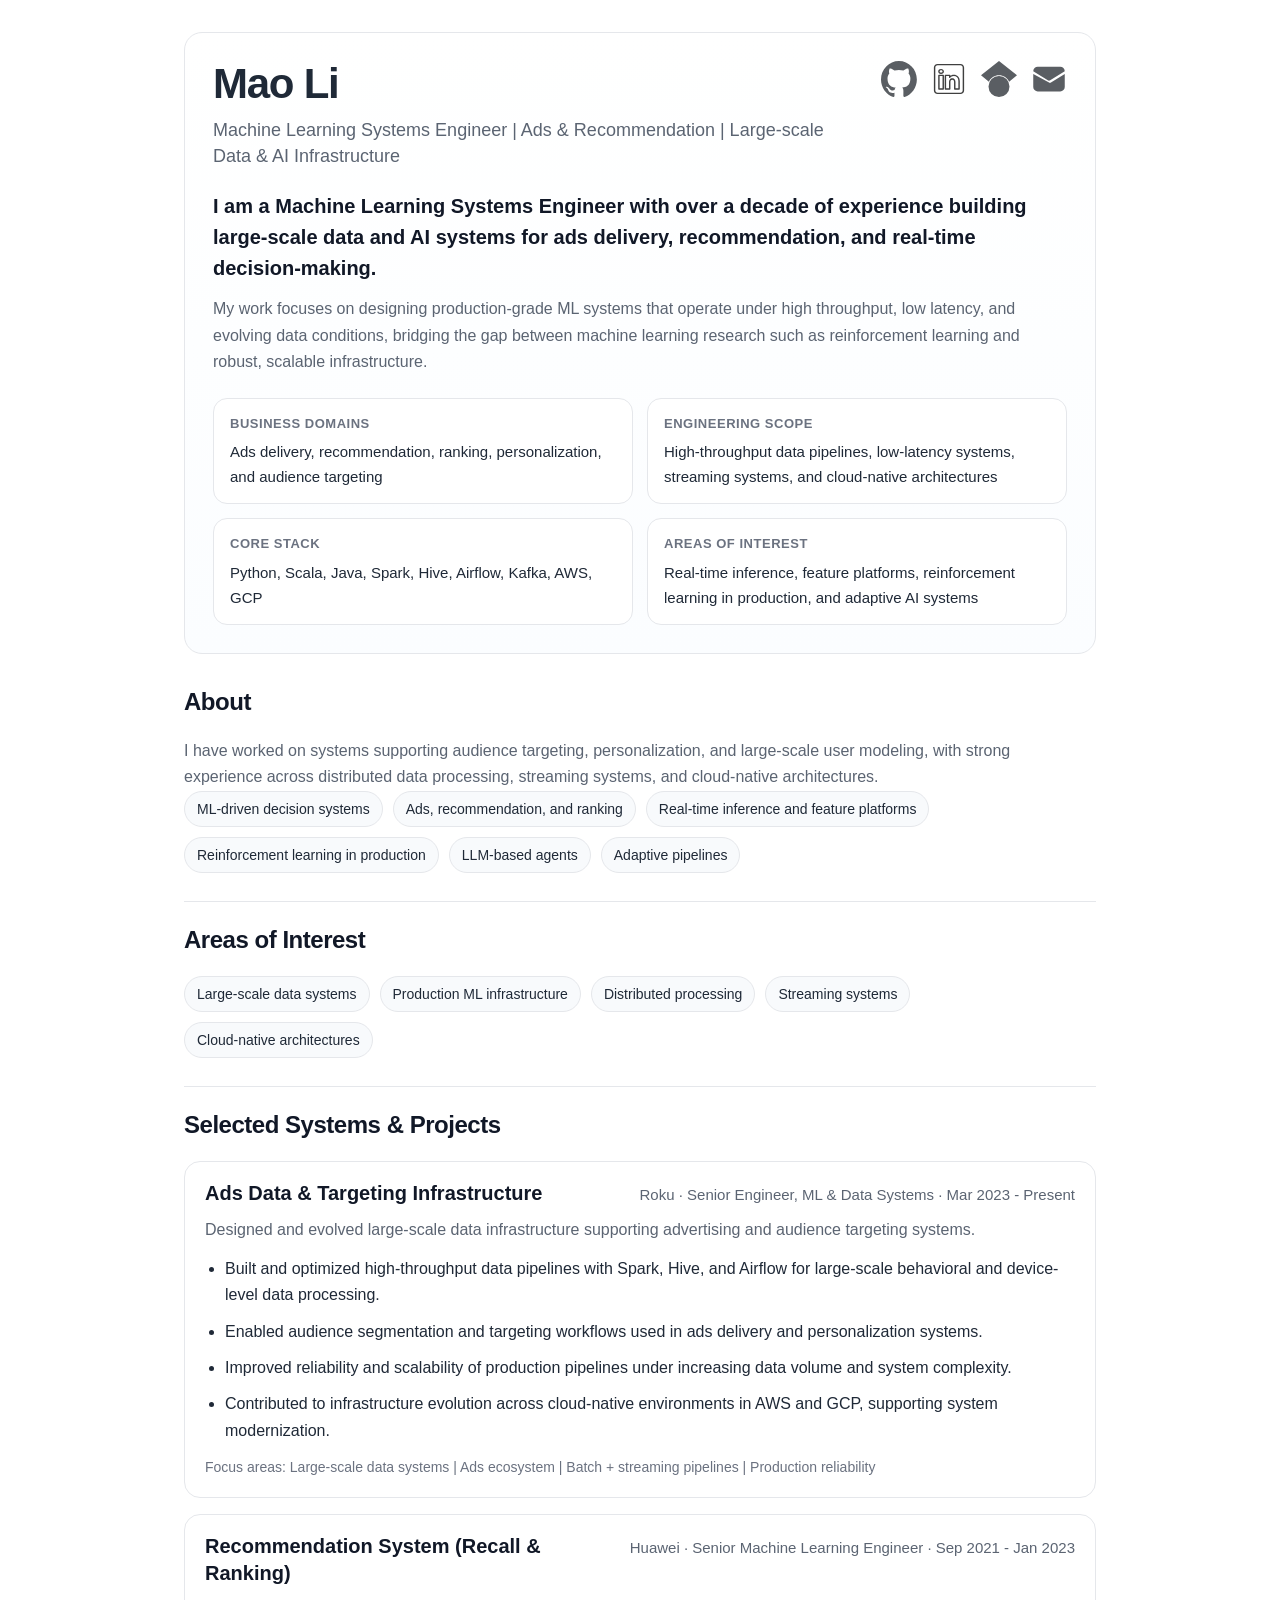
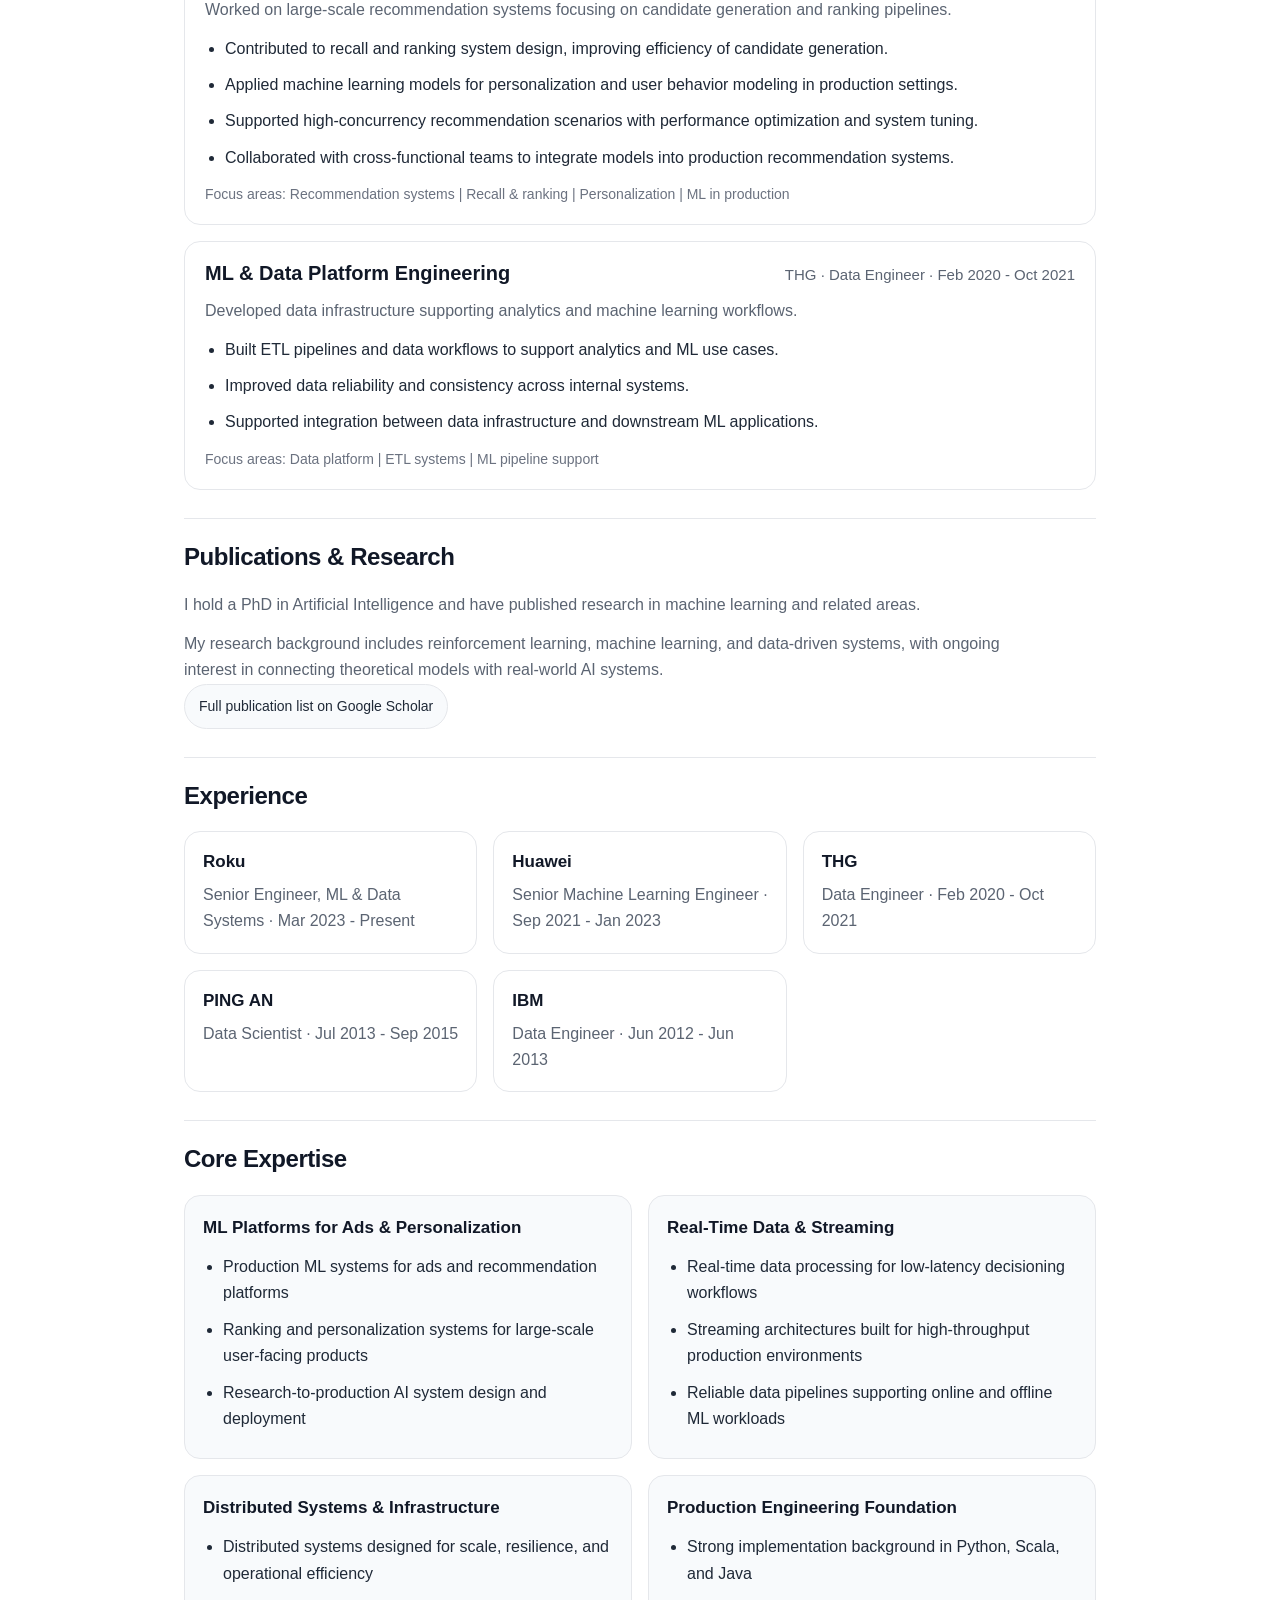
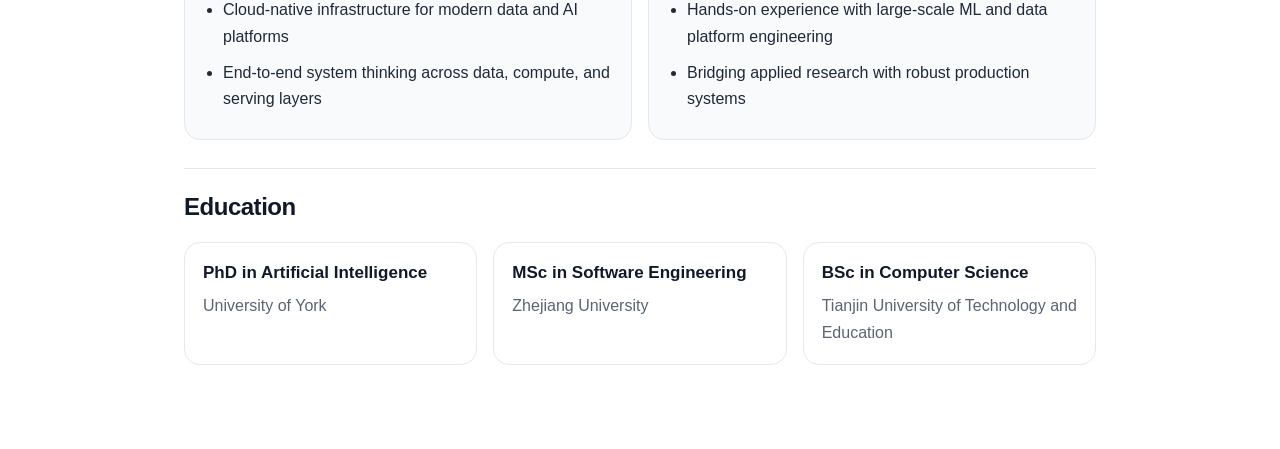
<file: index.html>
<!DOCTYPE html>
<html lang="en">
<head>
    <meta charset="UTF-8">
    <meta name="viewport" content="width=device-width, initial-scale=1.0">
    <meta name="description" content="Mao Li — Machine Learning Systems Engineer focused on ads, recommendation, real-time data, and large-scale AI infrastructure.">
    <title>Mao Li — Machine Learning Systems Engineer</title>
    <link rel="stylesheet" href="css/styles.css">
</head>
<body>
    <header class="hero">
        <div class="hero-top">
            <div>
                <h1>Mao Li</h1>
                <p class="tagline">Machine Learning Systems Engineer | Ads &amp; Recommendation | Large-scale Data &amp; AI Infrastructure</p>
            </div>
            <div class="nav-links" aria-label="External links">
                <a href="https://github.com/maoli67660" class="nav-link" title="GitHub">
                    <img src="img/github-mark.svg" alt="GitHub">
                </a>
                <a href="https://www.linkedin.com/in/mao-li-5336a487/" class="nav-link" title="LinkedIn">
                    <img src="img/icons8-linkedin.svg" alt="LinkedIn">
                </a>
                <a href="https://scholar.google.com/citations?user=ey0Gw34AAAAJ&amp;hl=zh-CN" class="nav-link" title="Google Scholar">
                    <img src="img/google-scholar.svg" alt="Google Scholar">
                </a>
                <a href="mailto:maoli67660@gmail.com" class="nav-link" title="Email">
                    <img src="img/email.svg" alt="Email">
                </a>
            </div>
        </div>

        <p class="summary-lead">I am a Machine Learning Systems Engineer with over a decade of experience building large-scale data and AI systems for ads delivery, recommendation, and real-time decision-making.</p>
        <p class="summary-text">My work focuses on designing production-grade ML systems that operate under high throughput, low latency, and evolving data conditions, bridging the gap between machine learning research such as reinforcement learning and robust, scalable infrastructure.</p>

        <div class="highlight-grid">
            <div class="highlight-card">
                <div class="highlight-title">Business Domains</div>
                <div class="highlight-text">Ads delivery, recommendation, ranking, personalization, and audience targeting</div>
            </div>
            <div class="highlight-card">
                <div class="highlight-title">Engineering Scope</div>
                <div class="highlight-text">High-throughput data pipelines, low-latency systems, streaming systems, and cloud-native architectures</div>
            </div>
            <div class="highlight-card">
                <div class="highlight-title">Core Stack</div>
                <div class="highlight-text">Python, Scala, Java, Spark, Hive, Airflow, Kafka, AWS, GCP</div>
            </div>
            <div class="highlight-card">
                <div class="highlight-title">Areas of Interest</div>
                <div class="highlight-text">Real-time inference, feature platforms, reinforcement learning in production, and adaptive AI systems</div>
            </div>
        </div>
    </header>

    <main>
        <section class="section">
            <h2>About</h2>
            <p class="summary-text">I have worked on systems supporting audience targeting, personalization, and large-scale user modeling, with strong experience across distributed data processing, streaming systems, and cloud-native architectures.</p>
            <div class="chip-list">
                <span class="chip">ML-driven decision systems</span>
                <span class="chip">Ads, recommendation, and ranking</span>
                <span class="chip">Real-time inference and feature platforms</span>
                <span class="chip">Reinforcement learning in production</span>
                <span class="chip">LLM-based agents</span>
                <span class="chip">Adaptive pipelines</span>
            </div>
        </section>

        <section class="section">
            <h2>Areas of Interest</h2>
            <div class="chip-list">
                <span class="chip">Large-scale data systems</span>
                <span class="chip">Production ML infrastructure</span>
                <span class="chip">Distributed processing</span>
                <span class="chip">Streaming systems</span>
                <span class="chip">Cloud-native architectures</span>
            </div>
        </section>

        <section class="section">
            <h2>Selected Systems &amp; Projects</h2>

            <article class="project-block">
                <div class="project-heading">
                    <h3>Ads Data &amp; Targeting Infrastructure</h3>
                    <div class="project-company">Roku · Senior Engineer, ML &amp; Data Systems · Mar 2023 - Present</div>
                </div>
                <p class="project-summary">Designed and evolved large-scale data infrastructure supporting advertising and audience targeting systems.</p>
                <ul>
                    <li>Built and optimized high-throughput data pipelines with Spark, Hive, and Airflow for large-scale behavioral and device-level data processing.</li>
                    <li>Enabled audience segmentation and targeting workflows used in ads delivery and personalization systems.</li>
                    <li>Improved reliability and scalability of production pipelines under increasing data volume and system complexity.</li>
                    <li>Contributed to infrastructure evolution across cloud-native environments in AWS and GCP, supporting system modernization.</li>
                </ul>
                <p class="project-tags">Focus areas: Large-scale data systems | Ads ecosystem | Batch + streaming pipelines | Production reliability</p>
            </article>

            <article class="project-block">
                <div class="project-heading">
                    <h3>Recommendation System (Recall &amp; Ranking)</h3>
                    <div class="project-company">Huawei · Senior Machine Learning Engineer · Sep 2021 - Jan 2023</div>
                </div>
                <p class="project-summary">Worked on large-scale recommendation systems focusing on candidate generation and ranking pipelines.</p>
                <ul>
                    <li>Contributed to recall and ranking system design, improving efficiency of candidate generation.</li>
                    <li>Applied machine learning models for personalization and user behavior modeling in production settings.</li>
                    <li>Supported high-concurrency recommendation scenarios with performance optimization and system tuning.</li>
                    <li>Collaborated with cross-functional teams to integrate models into production recommendation systems.</li>
                </ul>
                <p class="project-tags">Focus areas: Recommendation systems | Recall &amp; ranking | Personalization | ML in production</p>
            </article>

            <article class="project-block">
                <div class="project-heading">
                    <h3>ML &amp; Data Platform Engineering</h3>
                    <div class="project-company">THG · Data Engineer · Feb 2020 - Oct 2021</div>
                </div>
                <p class="project-summary">Developed data infrastructure supporting analytics and machine learning workflows.</p>
                <ul>
                    <li>Built ETL pipelines and data workflows to support analytics and ML use cases.</li>
                    <li>Improved data reliability and consistency across internal systems.</li>
                    <li>Supported integration between data infrastructure and downstream ML applications.</li>
                </ul>
                <p class="project-tags">Focus areas: Data platform | ETL systems | ML pipeline support</p>
            </article>
        </section>

        <section class="section">
            <h2>Publications &amp; Research</h2>
            <p class="summary-text">I hold a PhD in Artificial Intelligence and have published research in machine learning and related areas.</p>
            <p class="summary-text">My research background includes reinforcement learning, machine learning, and data-driven systems, with ongoing interest in connecting theoretical models with real-world AI systems.</p>
            <div class="contact-list">
                <a href="https://scholar.google.com/citations?user=ey0Gw34AAAAJ">Full publication list on Google Scholar</a>
            </div>
        </section>

        <section class="section">
            <h2>Experience</h2>
            <div class="education-list">
                <div class="education-item">
                    <h3>Roku</h3>
                    <p>Senior Engineer, ML &amp; Data Systems · Mar 2023 - Present</p>
                </div>
                <div class="education-item">
                    <h3>Huawei</h3>
                    <p>Senior Machine Learning Engineer · Sep 2021 - Jan 2023</p>
                </div>
                <div class="education-item">
                    <h3>THG</h3>
                    <p>Data Engineer · Feb 2020 - Oct 2021</p>
                </div>
                <div class="education-item">
                    <h3>PING AN</h3>
                    <p>Data Scientist · Jul 2013 - Sep 2015</p>
                </div>
                <div class="education-item">
                    <h3>IBM</h3>
                    <p>Data Engineer · Jun 2012 - Jun 2013</p>
                </div>
            </div>
        </section>

        <section class="section">
            <h2>Core Expertise</h2>
            <div class="skills-grid">
                <div class="skill-card">
                    <h3>ML Platforms for Ads &amp; Personalization</h3>
                    <ul>
                        <li>Production ML systems for ads and recommendation platforms</li>
                        <li>Ranking and personalization systems for large-scale user-facing products</li>
                        <li>Research-to-production AI system design and deployment</li>
                    </ul>
                </div>
                <div class="skill-card">
                    <h3>Real-Time Data &amp; Streaming</h3>
                    <ul>
                        <li>Real-time data processing for low-latency decisioning workflows</li>
                        <li>Streaming architectures built for high-throughput production environments</li>
                        <li>Reliable data pipelines supporting online and offline ML workloads</li>
                    </ul>
                </div>
                <div class="skill-card">
                    <h3>Distributed Systems &amp; Infrastructure</h3>
                    <ul>
                        <li>Distributed systems designed for scale, resilience, and operational efficiency</li>
                        <li>Cloud-native infrastructure for modern data and AI platforms</li>
                        <li>End-to-end system thinking across data, compute, and serving layers</li>
                    </ul>
                </div>
                <div class="skill-card">
                    <h3>Production Engineering Foundation</h3>
                    <ul>
                        <li>Strong implementation background in Python, Scala, and Java</li>
                        <li>Hands-on experience with large-scale ML and data platform engineering</li>
                        <li>Bridging applied research with robust production systems</li>
                    </ul>
                </div>
            </div>
        </section>

        <section class="section">
            <h2>Education</h2>
            <div class="education-list">
                <div class="education-item">
                    <h3>PhD in Artificial Intelligence</h3>
                    <p>University of York</p>
                </div>
                <div class="education-item">
                    <h3>MSc in Software Engineering</h3>
                    <p>Zhejiang University</p>
                </div>
                <div class="education-item">
                    <h3>BSc in Computer Science</h3>
                    <p>Tianjin University of Technology and Education</p>
                </div>
            </div>
        </section>

    </main>
</body>
</html>
</file>
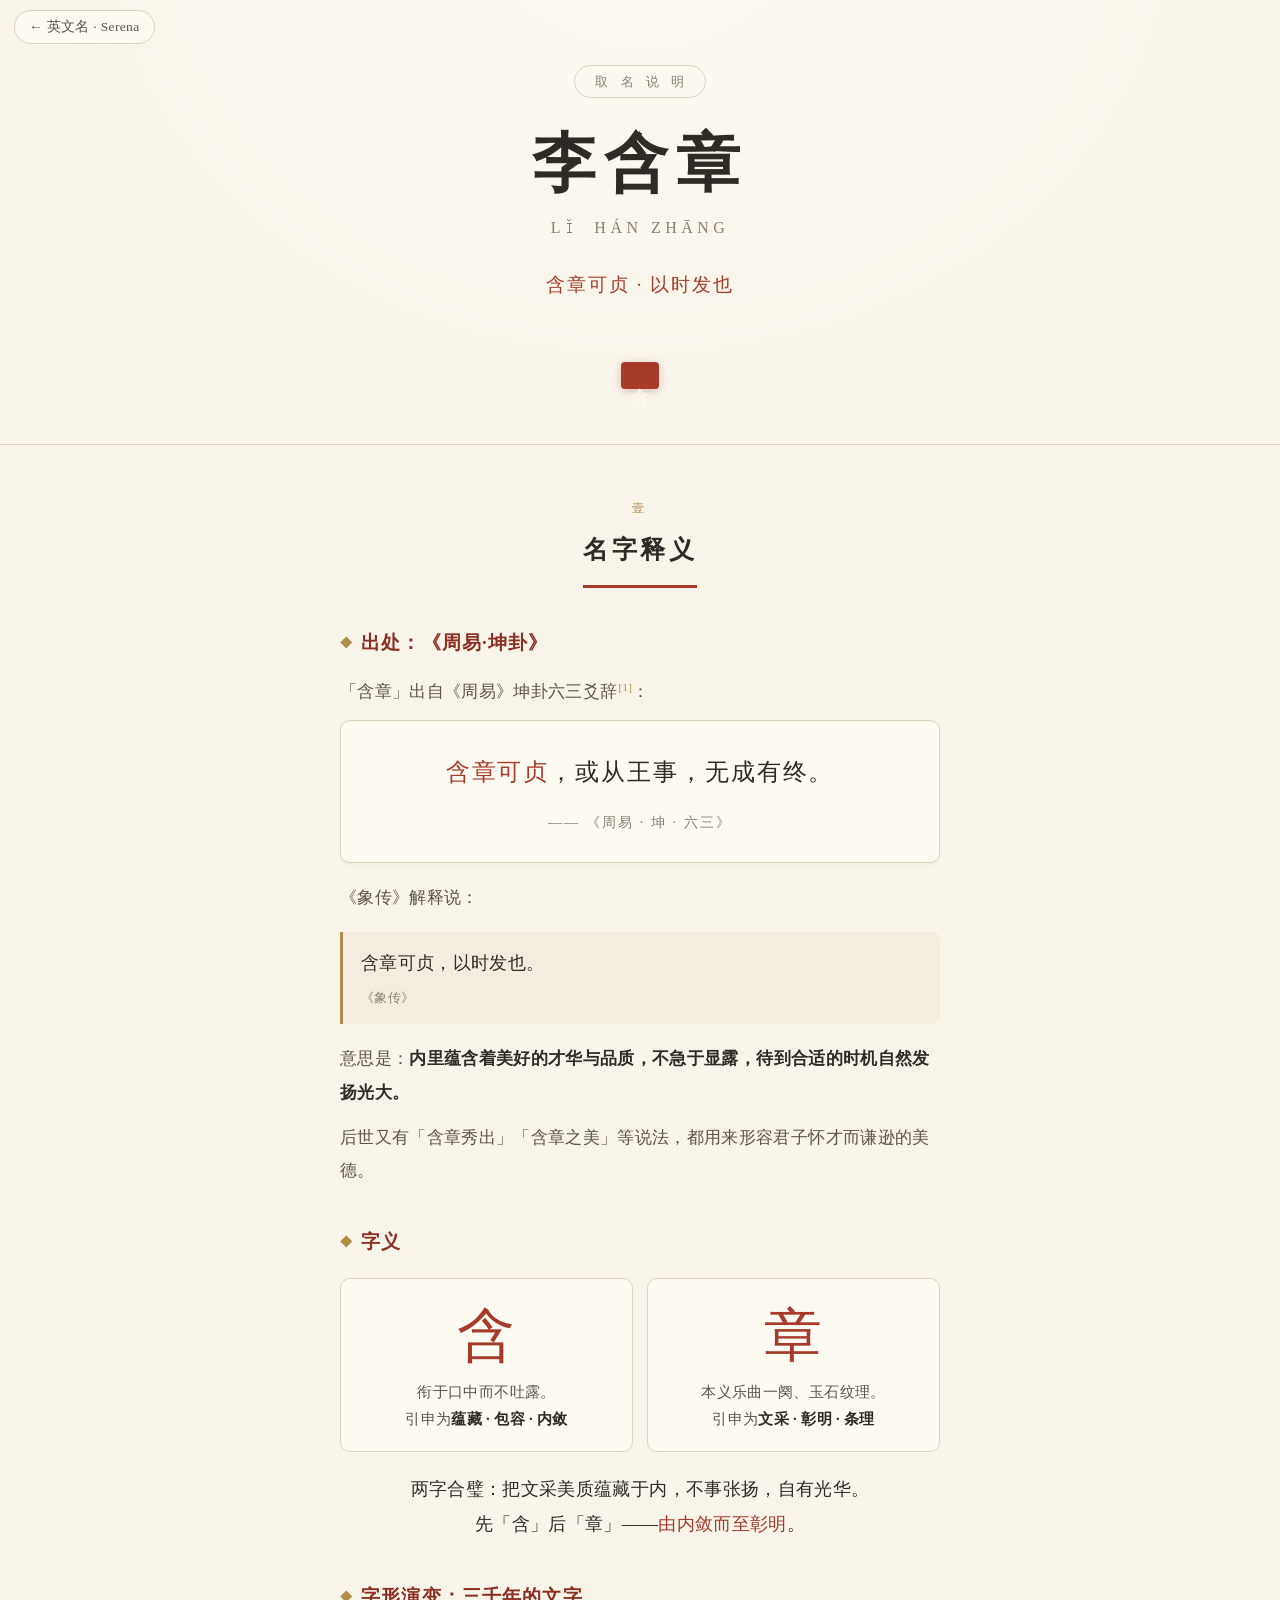
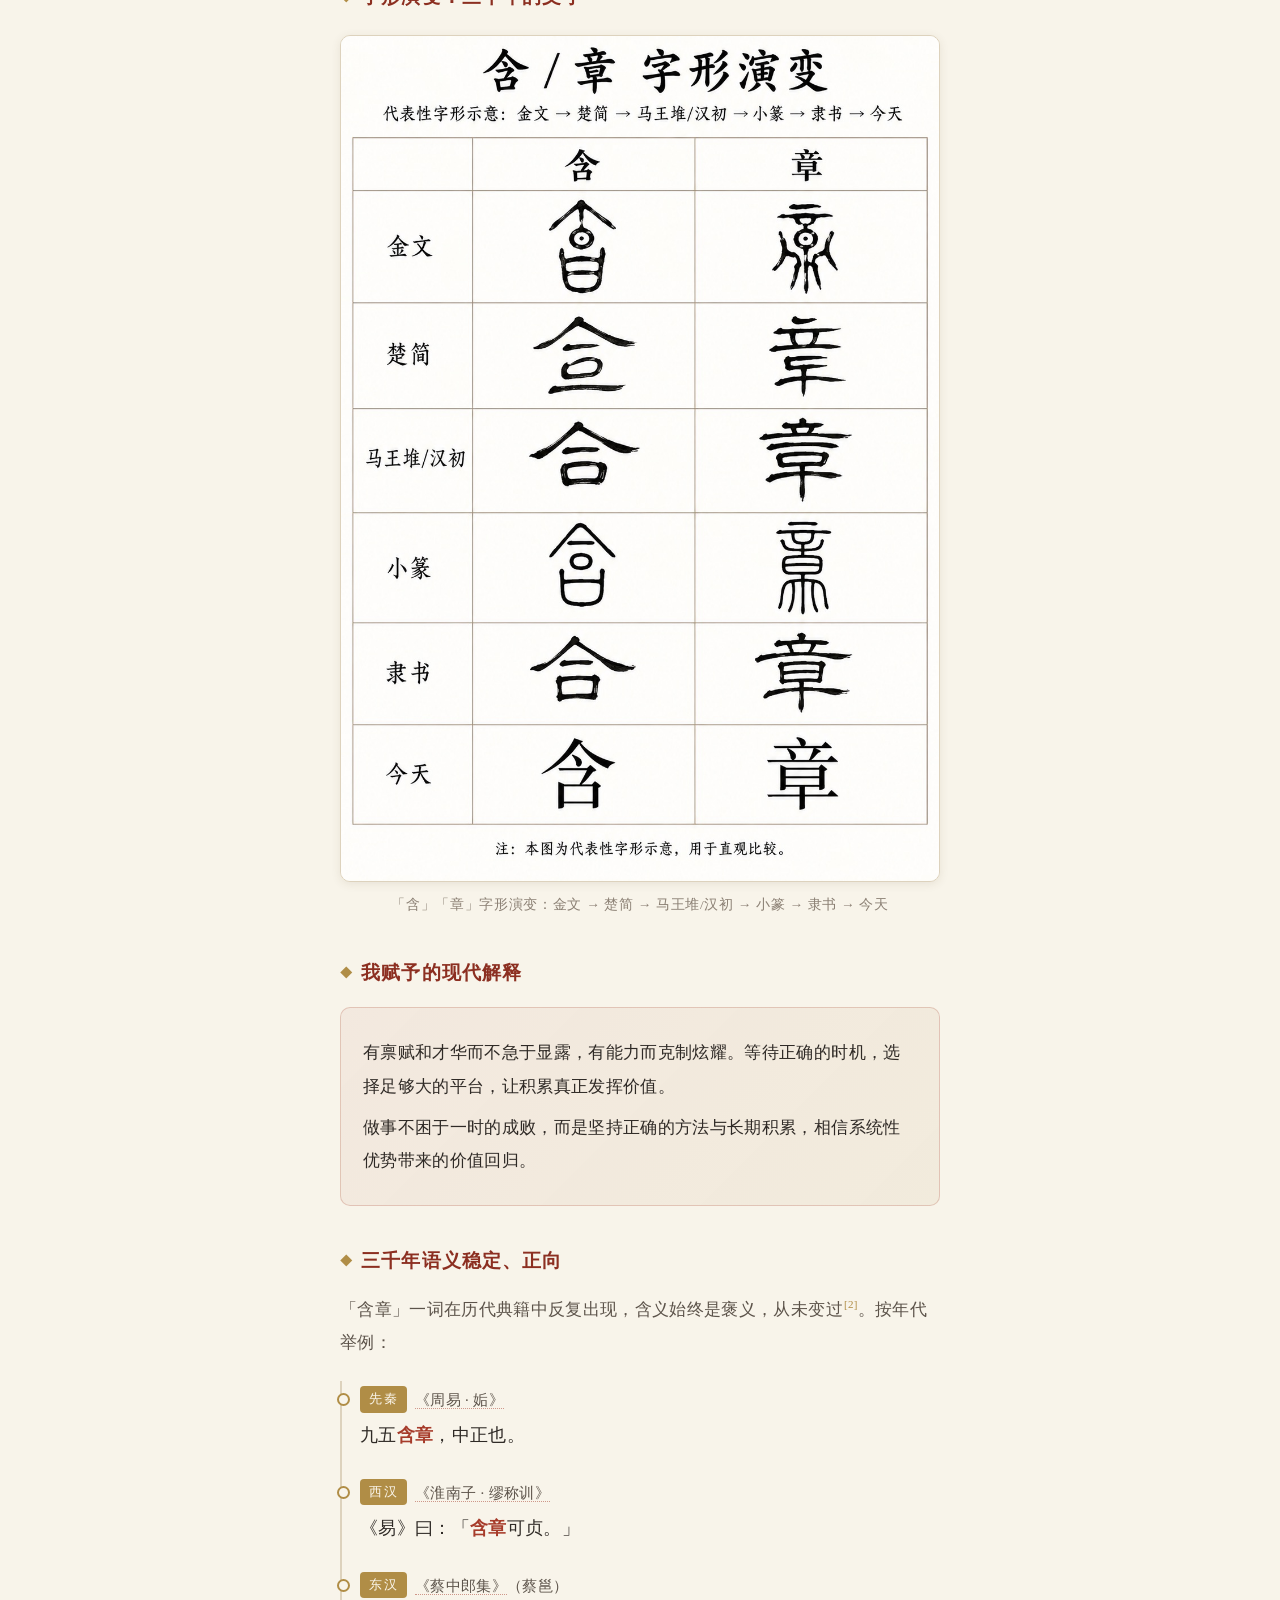
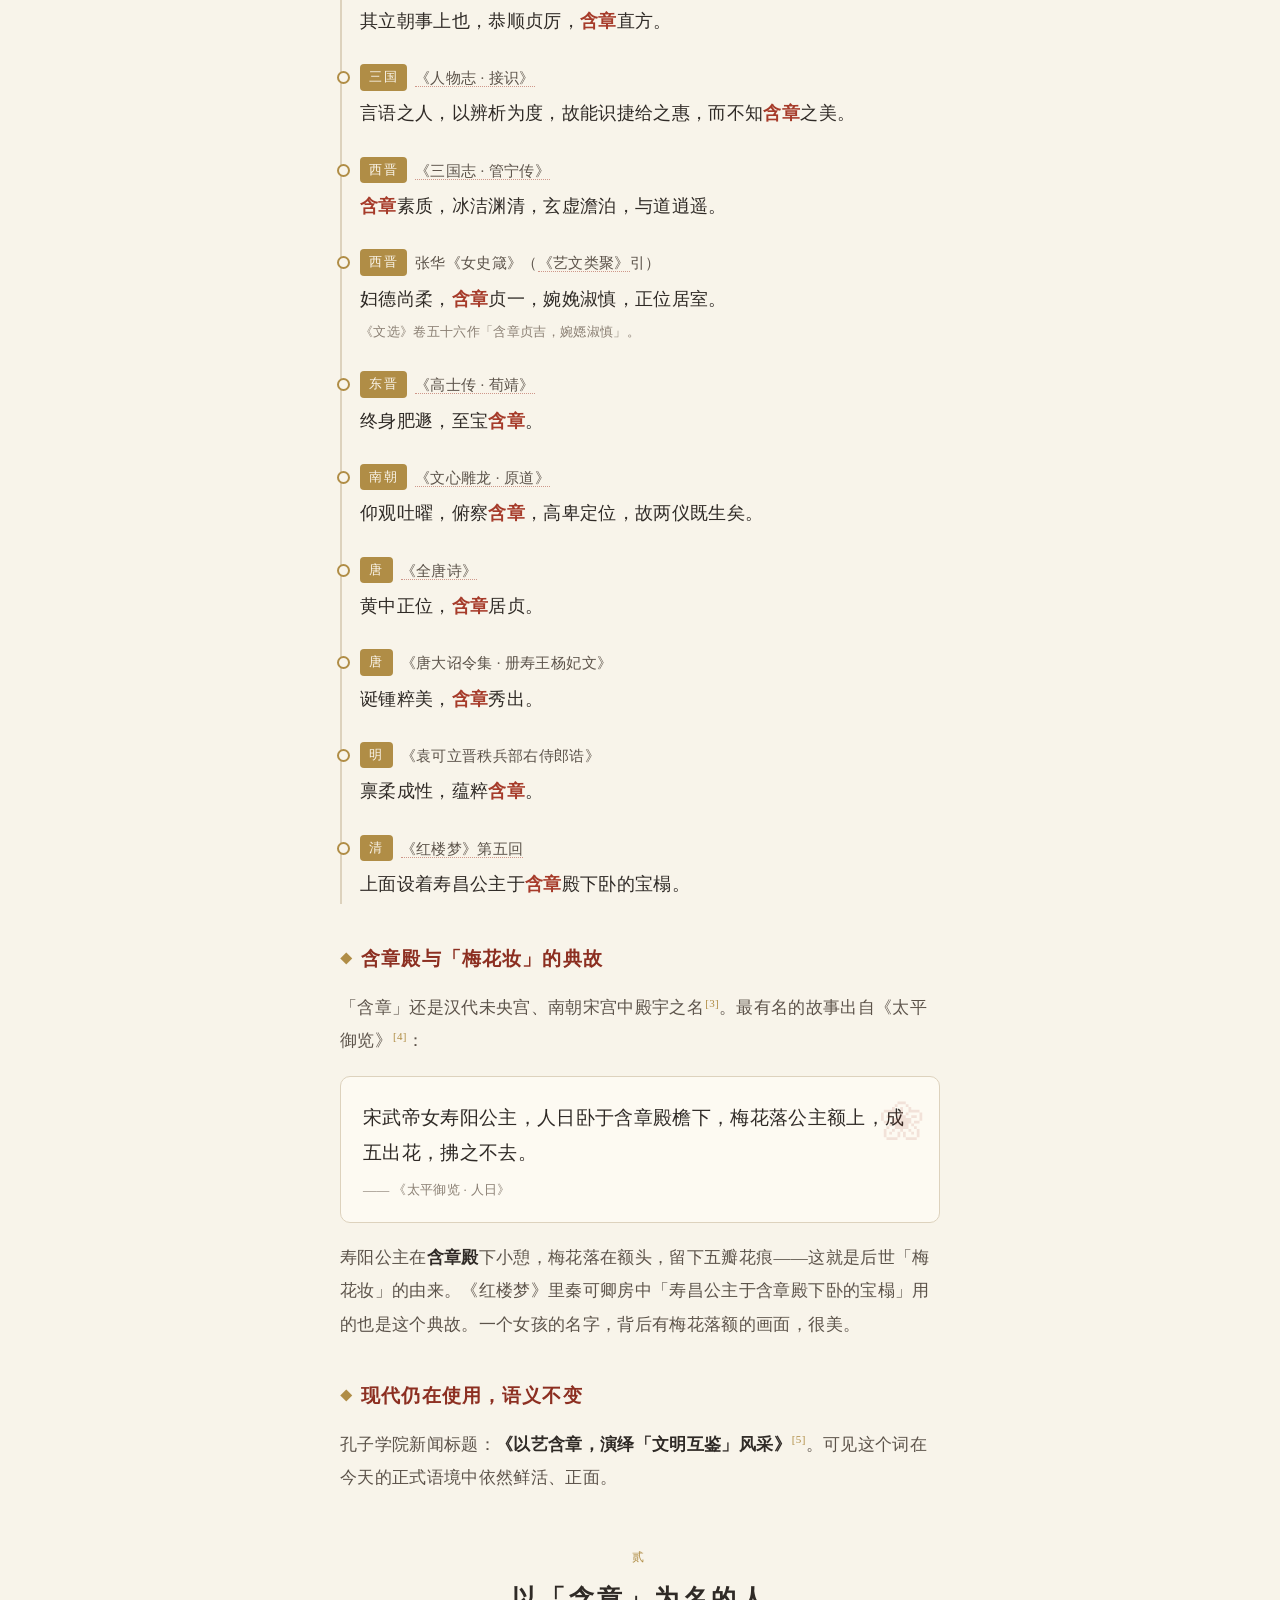
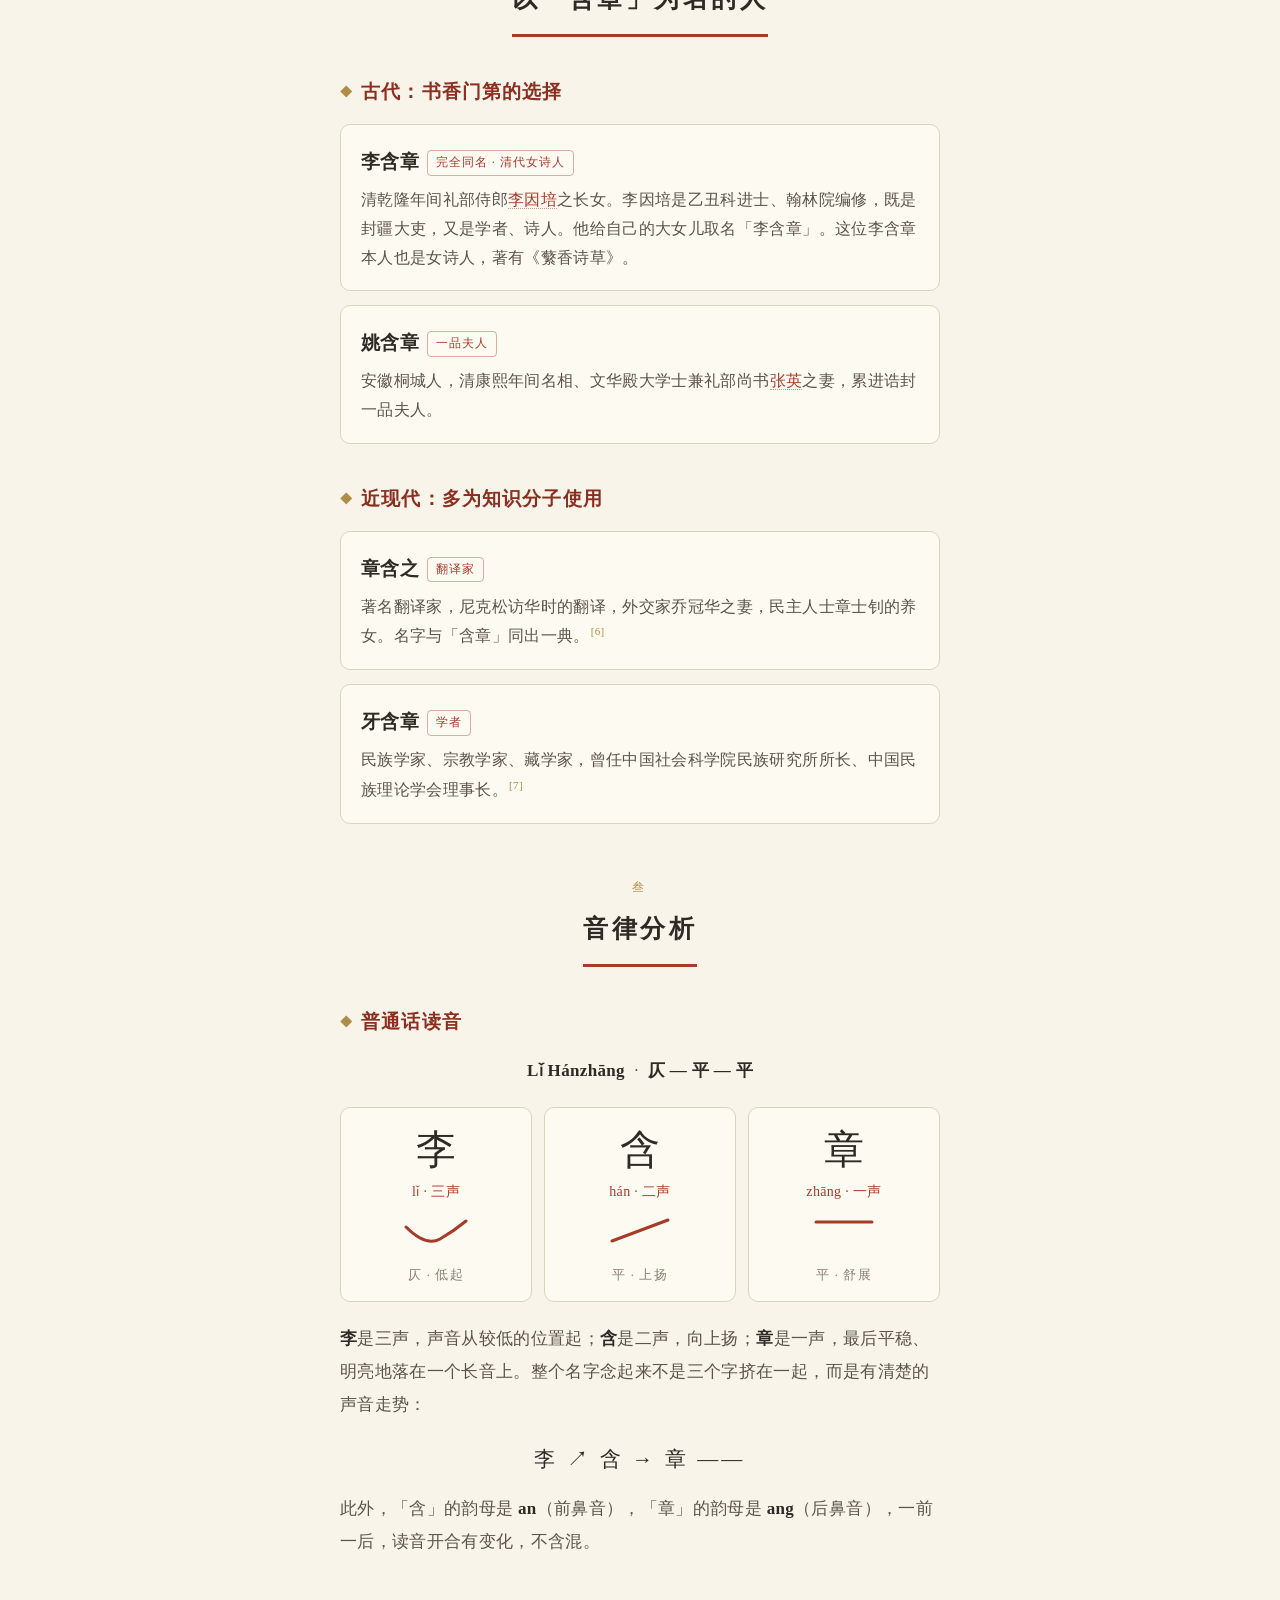
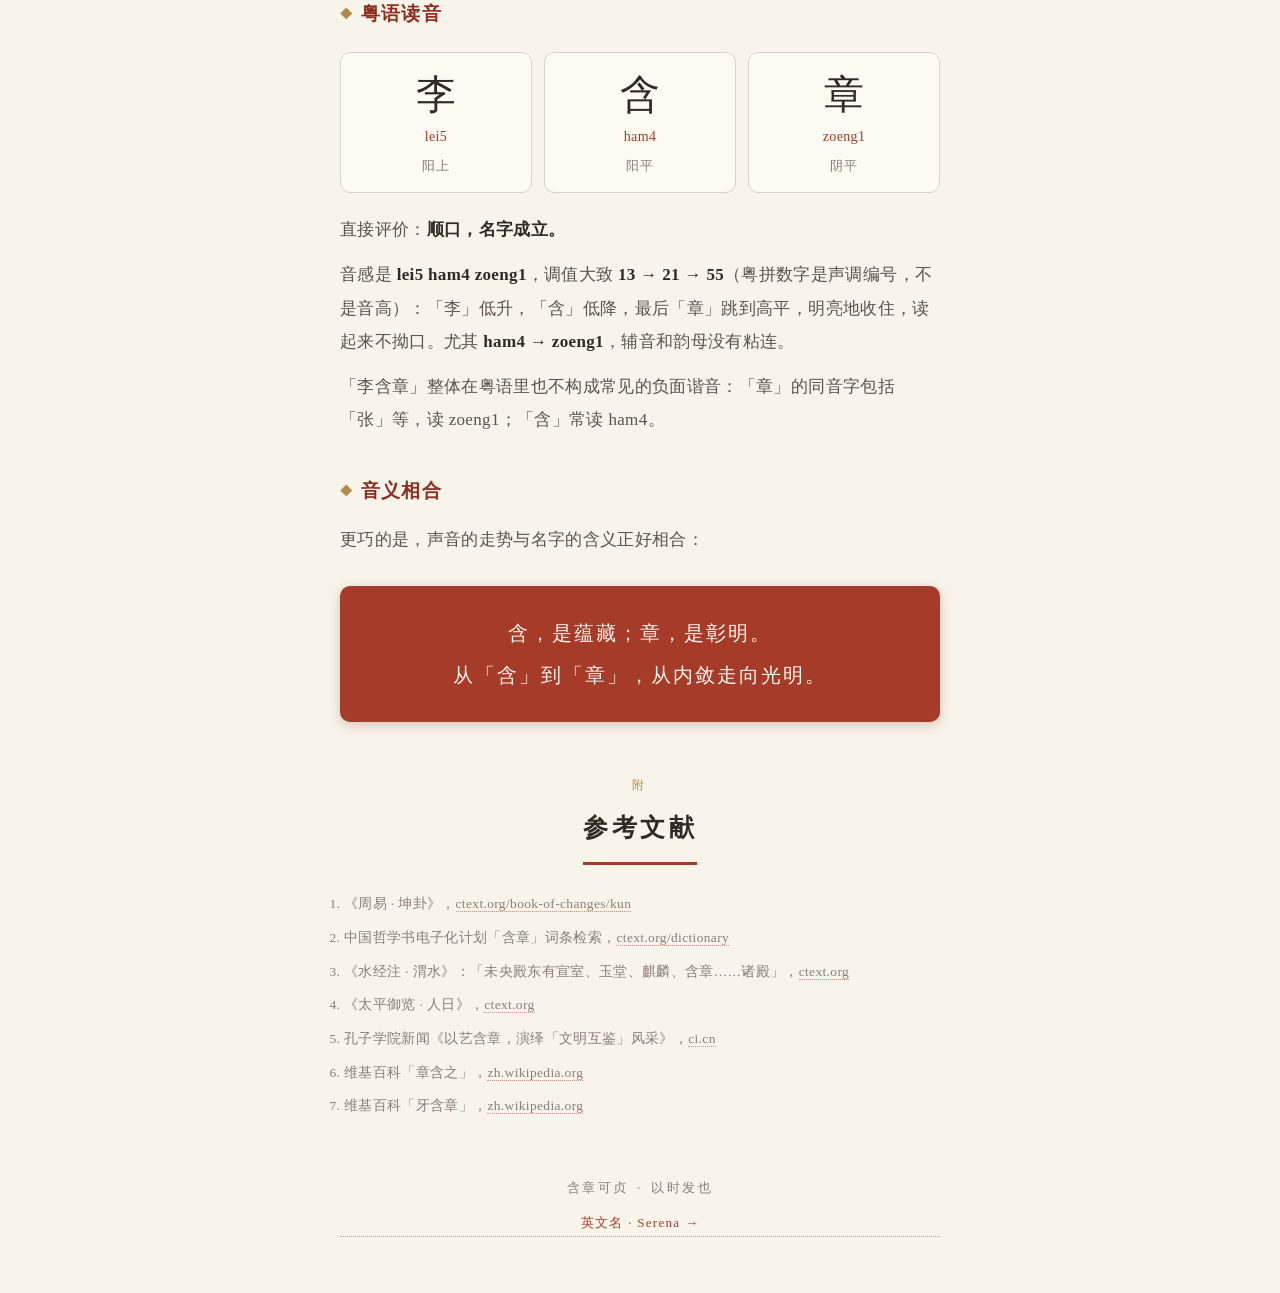
<file: hanzhang/index.html>
<!DOCTYPE html>
<html lang="zh-CN">
<head>
<meta charset="UTF-8">
<meta name="viewport" content="width=device-width, initial-scale=1, viewport-fit=cover">
<title>李含章 · 取名说明</title>
<style>
  :root {
    --paper: #f8f4ea;
    --paper-deep: #f1ebdc;
    --ink: #2f2a26;
    --ink-soft: #5c534a;
    --ink-faint: #8a7f73;
    --red: #a63b2a;
    --red-deep: #8c2f21;
    --gold: #b08d46;
    --line: #ddd2bd;
    --serif: "Songti SC", "STSong", "Noto Serif SC", "Noto Serif CJK SC", "Source Han Serif SC", "SimSun", serif;
    --kai: "Kaiti SC", "STKaiti", "KaiTi", "Songti SC", serif;
  }
  * { margin: 0; padding: 0; box-sizing: border-box; }
  html { -webkit-text-size-adjust: 100%; }
  body {
    font-family: var(--serif);
    background: var(--paper);
    color: var(--ink);
    font-size: 17px;
    line-height: 1.95;
    letter-spacing: 0.02em;
  }
  .wrap { max-width: 640px; margin: 0 auto; padding: 0 20px 56px; }

  /* ---------- hero ---------- */
  .hero {
    text-align: center;
    padding: 64px 24px 44px;
    background:
      radial-gradient(ellipse at 50% -20%, #fdfaf2 0%, var(--paper) 65%);
    border-bottom: 1px solid var(--line);
    position: relative;
  }
  .hero .zhouyi-tag {
    display: inline-block;
    font-size: 13px;
    letter-spacing: 0.35em;
    color: var(--ink-faint);
    border: 1px solid var(--line);
    border-radius: 999px;
    padding: 3px 16px 3px 20px;
    margin-bottom: 26px;
  }
  .hero h1 {
    font-size: 64px;
    font-weight: 700;
    letter-spacing: 0.12em;
    line-height: 1.25;
    color: var(--ink);
  }
  .hero .pinyin {
    margin-top: 8px;
    font-size: 16px;
    letter-spacing: 0.28em;
    color: var(--ink-faint);
    font-family: Georgia, "Times New Roman", var(--serif);
  }
  .hero .motto {
    margin-top: 22px;
    font-family: var(--kai);
    font-size: 19px;
    color: var(--red);
    letter-spacing: 0.1em;
  }
  .seal {
    display: inline-flex;
    margin-top: 26px;
    background: var(--red);
    color: #fbf6ec;
    font-family: var(--kai);
    font-size: 20px;
    line-height: 1;
    padding: 10px 9px;
    border-radius: 4px;
    box-shadow: 0 2px 8px rgba(140, 47, 33, .28);
    writing-mode: vertical-rl;
    letter-spacing: 0.18em;
  }

  /* ---------- sections ---------- */
  section { margin-top: 52px; }
  .sec-head { text-align: center; margin-bottom: 26px; }
  .sec-head .num {
    display: block;
    font-size: 12px;
    letter-spacing: 0.4em;
    color: var(--gold);
    margin-bottom: 6px;
    font-family: Georgia, serif;
  }
  .sec-head h2 {
    display: inline-block;
    font-size: 25px;
    font-weight: 700;
    letter-spacing: 0.14em;
    padding-bottom: 10px;
    border-bottom: 3px solid var(--red);
  }
  h3 {
    font-size: 19px;
    margin: 36px 0 14px;
    letter-spacing: 0.06em;
    color: var(--red-deep);
  }
  h3::before { content: "◆"; font-size: 12px; margin-right: 8px; color: var(--gold); vertical-align: 2px; }
  p { margin: 12px 0; color: var(--ink-soft); }
  strong { color: var(--ink); }
  a { color: var(--red); text-decoration: none; border-bottom: 1px dotted rgba(166,59,42,.5); }
  sup.ref { font-size: 11px; margin-left: 1px; }
  sup.ref a { border-bottom: none; color: var(--gold); }

  /* ---------- big quote ---------- */
  .grand-quote {
    background: #fdfaf2;
    border: 1px solid var(--line);
    border-radius: 10px;
    padding: 30px 24px 26px;
    text-align: center;
    box-shadow: 0 1px 4px rgba(90, 70, 40, .06);
  }
  .grand-quote .q {
    font-family: var(--kai);
    font-size: 24px;
    line-height: 1.8;
    color: var(--ink);
    letter-spacing: 0.08em;
  }
  .grand-quote .q em { font-style: normal; color: var(--red); }
  .grand-quote .src {
    margin-top: 14px;
    font-size: 14px;
    color: var(--ink-faint);
    letter-spacing: 0.15em;
  }
  .sub-quote {
    margin: 18px 0;
    padding: 14px 18px;
    border-left: 3px solid var(--gold);
    background: rgba(176, 141, 70, .07);
    border-radius: 0 8px 8px 0;
    font-family: var(--kai);
    font-size: 18px;
    color: var(--ink);
  }
  .sub-quote .src { display: block; font-family: var(--serif); font-size: 13px; color: var(--ink-faint); margin-top: 4px; }

  /* ---------- 字义 two cards ---------- */
  .char-grid { display: grid; grid-template-columns: 1fr 1fr; gap: 14px; margin: 18px 0; }
  .char-card {
    background: #fdfaf2;
    border: 1px solid var(--line);
    border-radius: 10px;
    padding: 22px 16px 18px;
    text-align: center;
  }
  .char-card .big {
    font-family: var(--kai);
    font-size: 58px;
    line-height: 1.2;
    color: var(--red);
  }
  .char-card .def { margin-top: 8px; font-size: 15px; color: var(--ink-soft); line-height: 1.8; }
  .char-card .def b { color: var(--ink); }
  .merge-line {
    text-align: center;
    font-family: var(--kai);
    font-size: 18px;
    color: var(--ink);
    margin: 20px 6px 6px;
  }
  .merge-line em { font-style: normal; color: var(--red); }

  /* ---------- evolution image ---------- */
  figure.evo { margin: 20px 0 8px; }
  figure.evo img {
    width: 100%;
    display: block;
    border-radius: 10px;
    border: 1px solid var(--line);
    box-shadow: 0 2px 10px rgba(90, 70, 40, .1);
  }
  figure.evo figcaption {
    margin-top: 10px;
    text-align: center;
    font-size: 13.5px;
    color: var(--ink-faint);
    letter-spacing: 0.05em;
  }

  /* ---------- 现代解释 highlight ---------- */
  .modern-note {
    background: linear-gradient(135deg, rgba(166,59,42,.06), rgba(176,141,70,.08));
    border: 1px solid rgba(166,59,42,.22);
    border-radius: 10px;
    padding: 20px 22px;
    margin: 16px 0;
  }
  .modern-note p { color: var(--ink); margin: 8px 0; }

  /* ---------- timeline ---------- */
  .timeline { margin: 22px 0 6px; border-left: 2px solid var(--line); padding-left: 18px; }
  .t-item { position: relative; padding: 2px 0 22px; }
  .t-item:last-child { padding-bottom: 4px; }
  .t-item::before {
    content: "";
    position: absolute;
    left: -23.5px;
    top: 12px;
    width: 9px; height: 9px;
    border-radius: 50%;
    background: var(--paper);
    border: 2px solid var(--gold);
  }
  .t-era {
    display: inline-block;
    font-size: 12.5px;
    color: #fbf6ec;
    background: var(--gold);
    border-radius: 4px;
    padding: 1px 9px;
    letter-spacing: 0.12em;
    margin-right: 8px;
    vertical-align: 2px;
  }
  .t-src { font-size: 15px; color: var(--ink-soft); }
  .t-src a { color: var(--ink-soft); }
  .t-quote {
    font-family: var(--kai);
    font-size: 17.5px;
    color: var(--ink);
    margin-top: 4px;
    line-height: 1.8;
  }
  .t-quote mark { background: none; color: var(--red); font-weight: 700; }

  /* ---------- 梅花妆 ---------- */
  .plum-card {
    position: relative;
    background: #fdfaf2;
    border: 1px solid var(--line);
    border-radius: 10px;
    padding: 24px 22px 20px;
    margin: 18px 0;
    overflow: hidden;
  }
  .plum-card::after {
    content: "❀";
    position: absolute;
    right: 14px; top: 6px;
    font-size: 44px;
    color: rgba(166,59,42,.12);
  }
  .plum-card .q { font-family: var(--kai); font-size: 18.5px; color: var(--ink); line-height: 1.9; }
  .plum-card .src { font-size: 13px; color: var(--ink-faint); margin-top: 6px; }

  /* ---------- people ---------- */
  .person {
    background: #fdfaf2;
    border: 1px solid var(--line);
    border-radius: 10px;
    padding: 18px 20px;
    margin: 14px 0;
  }
  .person .name { font-size: 19px; font-weight: 700; color: var(--ink); }
  .person .tag {
    display: inline-block;
    font-size: 12px;
    color: var(--red);
    border: 1px solid rgba(166,59,42,.4);
    border-radius: 4px;
    padding: 0 8px;
    margin-left: 8px;
    vertical-align: 2px;
    letter-spacing: 0.08em;
  }
  .person .desc { font-size: 15.5px; color: var(--ink-soft); margin-top: 6px; line-height: 1.85; }

  /* ---------- tones ---------- */
  .tone-grid { display: grid; grid-template-columns: 1fr 1fr 1fr; gap: 12px; margin: 20px 0; }
  .tone-card {
    background: #fdfaf2;
    border: 1px solid var(--line);
    border-radius: 10px;
    padding: 16px 8px 14px;
    text-align: center;
  }
  .tone-card .ch { font-family: var(--kai); font-size: 40px; color: var(--ink); line-height: 1.3; }
  .tone-card .py { font-size: 14px; color: var(--red); font-family: Georgia, serif; margin-top: 2px; }
  .tone-card svg { margin-top: 8px; }
  .tone-card .lab { font-size: 12.5px; color: var(--ink-faint); margin-top: 4px; letter-spacing: 0.1em; }
  .flow-line {
    text-align: center;
    font-family: var(--kai);
    font-size: 21px;
    letter-spacing: 0.15em;
    color: var(--ink);
    margin: 18px 0 8px;
  }
  .final-couplet {
    text-align: center;
    background: var(--red);
    color: #fbf6ec;
    border-radius: 10px;
    padding: 26px 20px;
    margin: 30px 0 10px;
    font-family: var(--kai);
    font-size: 20px;
    line-height: 2.1;
    letter-spacing: 0.1em;
    box-shadow: 0 3px 12px rgba(140,47,33,.25);
  }

  /* ---------- refs ---------- */
  .refs { margin-top: 18px; font-size: 13.5px; color: var(--ink-faint); line-height: 1.9; }
  .refs li { margin: 8px 0 8px 4px; word-break: break-all; }
  .refs a { color: var(--ink-faint); }

  footer {
    margin-top: 56px;
    text-align: center;
    font-size: 13px;
    color: var(--ink-faint);
    letter-spacing: 0.2em;
  }
  footer .dot { color: var(--gold); margin: 0 8px; }

  @media (max-width: 380px) {
    .hero h1 { font-size: 52px; }
    .char-card .big { font-size: 46px; }
    body { font-size: 16px; }
  }
  .sibling-link {
    position: fixed; top: max(10px, env(safe-area-inset-top)); left: 14px; z-index: 10;
    font-size: 13.5px; color: var(--ink-soft);
    background: rgba(253, 250, 242, .92);
    border: 1px solid var(--line); border-radius: 999px;
    padding: 3px 14px;
    backdrop-filter: blur(6px);
  }
  footer .sib { display: block; margin-top: 10px; letter-spacing: 0.1em; }
</style>
</head>
<body>
<a class="sibling-link" href="../serena/">← 英文名 · Serena</a>

<header class="hero">
  <span class="zhouyi-tag">取 名 说 明</span>
  <h1>李含章</h1>
  <div class="pinyin">LǏ &nbsp;HÁN ZHĀNG</div>
  <div class="motto">含章可贞 · 以时发也</div>
  <br>
  <span class="seal">含章</span>
</header>

<div class="wrap">

<!-- ================= 一、释义 ================= -->
<section>
  <div class="sec-head">
    <span class="num">壹</span>
    <h2>名字释义</h2>
  </div>

  <h3>出处：《周易·坤卦》</h3>
  <p>「含章」出自《周易》坤卦六三爻辞<sup class="ref"><a href="#ref1">[1]</a></sup>：</p>

  <div class="grand-quote">
    <div class="q"><em>含章可贞</em>，或从王事，无成有终。</div>
    <div class="src">—— 《周易 · 坤 · 六三》</div>
  </div>

  <p style="margin-top:18px">《象传》解释说：</p>
  <div class="sub-quote">
    含章可贞，以时发也。
    <span class="src">《象传》</span>
  </div>

  <p>意思是：<strong>内里蕴含着美好的才华与品质，不急于显露，待到合适的时机自然发扬光大。</strong></p>
  <p>后世又有「含章秀出」「含章之美」等说法，都用来形容君子怀才而谦逊的美德。</p>

  <h3>字义</h3>
  <div class="char-grid">
    <div class="char-card">
      <div class="big">含</div>
      <div class="def">衔于口中而不吐露。<br>引申为<b>蕴藏 · 包容 · 内敛</b></div>
    </div>
    <div class="char-card">
      <div class="big">章</div>
      <div class="def">本义乐曲一阕、玉石纹理。<br>引申为<b>文采 · 彰明 · 条理</b></div>
    </div>
  </div>
  <p class="merge-line">两字合璧：把文采美质蕴藏于内，不事张扬，自有光华。<br>先「含」后「章」——<em>由内敛而至彰明</em>。</p>

  <h3>字形演变：三千年的文字</h3>
  <figure class="evo">
    <img src="[data-uri]" alt="含、章两字自金文至今的字形演变对照表">
    <figcaption>「含」「章」字形演变：金文 → 楚简 → 马王堆/汉初 → 小篆 → 隶书 → 今天</figcaption>
  </figure>

  <h3>我赋予的现代解释</h3>
  <div class="modern-note">
    <p>有禀赋和才华而不急于显露，有能力而克制炫耀。等待正确的时机，选择足够大的平台，让积累真正发挥价值。</p>
    <p>做事不困于一时的成败，而是坚持正确的方法与长期积累，相信系统性优势带来的价值回归。</p>
  </div>

  <h3>三千年语义稳定、正向</h3>
  <p>「含章」一词在历代典籍中反复出现，含义始终是褒义，从未变过<sup class="ref"><a href="#ref2">[2]</a></sup>。按年代举例：</p>

  <div class="timeline">
    <div class="t-item">
      <span class="t-era">先秦</span><span class="t-src"><a href="https://ctext.org/book-of-changes/gou2/ens?searchu=%E4%B9%9D%E4%BA%94%E5%90%AB%E7%AB%A0%EF%BC%8C%E4%B8%AD%E6%AD%A3%E4%B9%9F%E3%80%82">《周易 · 姤》</a></span>
      <div class="t-quote">九五<mark>含章</mark>，中正也。</div>
    </div>
    <div class="t-item">
      <span class="t-era">西汉</span><span class="t-src"><a href="https://ctext.org/huainanzi/mou-cheng-xun/ens">《淮南子 · 缪称训》</a></span>
      <div class="t-quote">《易》曰：「<mark>含章</mark>可贞。」</div>
    </div>
    <div class="t-item">
      <span class="t-era">东汉</span><span class="t-src"><a href="https://ctext.org/text.pl?node=648439&amp;if=en&amp;remap=gb">《蔡中郎集》</a>（蔡邕）</span>
      <div class="t-quote">其立朝事上也，恭顺贞厉，<mark>含章</mark>直方。</div>
    </div>
    <div class="t-item">
      <span class="t-era">三国</span><span class="t-src"><a href="https://ctext.org/renwuzhi/jie-shi/ens">《人物志 · 接识》</a></span>
      <div class="t-quote">言语之人，以辨析为度，故能识捷给之惠，而不知<mark>含章</mark>之美。</div>
    </div>
    <div class="t-item">
      <span class="t-era">西晋</span><span class="t-src"><a href="https://ctext.org/text.pl?node=602466&amp;if=en&amp;remap=gb">《三国志 · 管宁传》</a></span>
      <div class="t-quote"><mark>含章</mark>素质，冰洁渊清，玄虚澹泊，与道逍遥。</div>
    </div>
    <div class="t-item">
      <span class="t-era">西晋</span><span class="t-src">张华《女史箴》（<a href="https://ctext.org/text.pl?node=541938&amp;if=en&amp;remap=gb">《艺文类聚》</a>引）</span>
      <div class="t-quote">妇德尚柔，<mark>含章</mark>贞一，婉娩淑慎，正位居室。</div>
      <div style="font-size:13px;color:var(--ink-faint);margin-top:4px">《文选》卷五十六作「含章贞吉，婉嫕淑慎」。</div>
    </div>
    <div class="t-item">
      <span class="t-era">东晋</span><span class="t-src"><a href="https://ctext.org/text.pl?node=605013&amp;if=en&amp;remap=gb">《高士传 · 荀靖》</a></span>
      <div class="t-quote">终身肥遯，至宝<mark>含章</mark>。</div>
    </div>
    <div class="t-item">
      <span class="t-era">南朝</span><span class="t-src"><a href="https://ctext.org/wenxin-diaolong/yuan-dao/ens">《文心雕龙 · 原道》</a></span>
      <div class="t-quote">仰观吐曜，俯察<mark>含章</mark>，高卑定位，故两仪既生矣。</div>
    </div>
    <div class="t-item">
      <span class="t-era">唐</span><span class="t-src"><a href="https://ctext.org/text.pl?node=110039&amp;if=en&amp;remap=gb">《全唐诗》</a></span>
      <div class="t-quote">黄中正位，<mark>含章</mark>居贞。</div>
    </div>
    <div class="t-item">
      <span class="t-era">唐</span><span class="t-src">《唐大诏令集 · 册寿王杨妃文》</span>
      <div class="t-quote">诞锺粹美，<mark>含章</mark>秀出。</div>
    </div>
    <div class="t-item">
      <span class="t-era">明</span><span class="t-src">《袁可立晋秩兵部右侍郎诰》</span>
      <div class="t-quote">禀柔成性，蕴粹<mark>含章</mark>。</div>
    </div>
    <div class="t-item">
      <span class="t-era">清</span><span class="t-src"><a href="https://ctext.org/hongloumeng/ch5/ens">《红楼梦》第五回</a></span>
      <div class="t-quote">上面设着寿昌公主于<mark>含章</mark>殿下卧的宝榻。</div>
    </div>
  </div>

  <h3>含章殿与「梅花妆」的典故</h3>
  <p>「含章」还是汉代未央宫、南朝宋宫中殿宇之名<sup class="ref"><a href="#ref3">[3]</a></sup>。最有名的故事出自《太平御览》<sup class="ref"><a href="#ref4">[4]</a></sup>：</p>
  <div class="plum-card">
    <div class="q">宋武帝女寿阳公主，人日卧于含章殿檐下，梅花落公主额上，成五出花，拂之不去。</div>
    <div class="src">—— 《太平御览 · 人日》</div>
  </div>
  <p>寿阳公主在<strong>含章殿</strong>下小憩，梅花落在额头，留下五瓣花痕——这就是后世「梅花妆」的由来。《红楼梦》里秦可卿房中「寿昌公主于含章殿下卧的宝榻」用的也是这个典故。一个女孩的名字，背后有梅花落额的画面，很美。</p>

  <h3>现代仍在使用，语义不变</h3>
  <p>孔子学院新闻标题：<strong>《以艺含章，演绎「文明互鉴」风采》</strong><sup class="ref"><a href="#ref5">[5]</a></sup>。可见这个词在今天的正式语境中依然鲜活、正面。</p>
</section>

<!-- ================= 二、人名 ================= -->
<section>
  <div class="sec-head">
    <span class="num">贰</span>
    <h2>以「含章」为名的人</h2>
  </div>

  <h3>古代：书香门第的选择</h3>
  <div class="person">
    <span class="name">李含章</span><span class="tag">完全同名 · 清代女诗人</span>
    <div class="desc">清乾隆年间礼部侍郎<a href="https://baike.baidu.com/item/%E6%9D%8E%E5%9B%A0%E5%9F%B9">李因培</a>之长女。李因培是乙丑科进士、翰林院编修，既是封疆大吏，又是学者、诗人。他给自己的大女儿取名「李含章」。这位李含章本人也是女诗人，著有《蘩香诗草》。</div>
  </div>
  <div class="person">
    <span class="name">姚含章</span><span class="tag">一品夫人</span>
    <div class="desc">安徽桐城人，清康熙年间名相、文华殿大学士兼礼部尚书<a href="https://baike.baidu.com/item/%E5%BC%A0%E8%8B%B1/9550080">张英</a>之妻，累进诰封一品夫人。</div>
  </div>

  <h3>近现代：多为知识分子使用</h3>
  <div class="person">
    <span class="name">章含之</span><span class="tag">翻译家</span>
    <div class="desc">著名翻译家，尼克松访华时的翻译，外交家乔冠华之妻，民主人士章士钊的养女。名字与「含章」同出一典。<sup class="ref"><a href="#ref6">[6]</a></sup></div>
  </div>
  <div class="person">
    <span class="name">牙含章</span><span class="tag">学者</span>
    <div class="desc">民族学家、宗教学家、藏学家，曾任中国社会科学院民族研究所所长、中国民族理论学会理事长。<sup class="ref"><a href="#ref7">[7]</a></sup></div>
  </div>
</section>

<!-- ================= 三、音律 ================= -->
<section>
  <div class="sec-head">
    <span class="num">叁</span>
    <h2>音律分析</h2>
  </div>

  <h3>普通话读音</h3>
  <p style="text-align:center"><strong>Lǐ Hánzhāng</strong>&nbsp;&nbsp;·&nbsp;&nbsp;<strong>仄 — 平 — 平</strong></p>

  <div class="tone-grid">
    <div class="tone-card">
      <div class="ch">李</div>
      <div class="py">lǐ · 三声</div>
      <svg width="72" height="34" viewBox="0 0 72 34"><path d="M6 14 Q 26 34 40 26 T 66 8" fill="none" stroke="#a63b2a" stroke-width="3" stroke-linecap="round"/></svg>
      <div class="lab">仄 · 低起</div>
    </div>
    <div class="tone-card">
      <div class="ch">含</div>
      <div class="py">hán · 二声</div>
      <svg width="72" height="34" viewBox="0 0 72 34"><path d="M8 28 L 64 7" fill="none" stroke="#a63b2a" stroke-width="3" stroke-linecap="round"/></svg>
      <div class="lab">平 · 上扬</div>
    </div>
    <div class="tone-card">
      <div class="ch">章</div>
      <div class="py">zhāng · 一声</div>
      <svg width="72" height="34" viewBox="0 0 72 34"><path d="M8 9 L 64 9" fill="none" stroke="#a63b2a" stroke-width="3" stroke-linecap="round"/></svg>
      <div class="lab">平 · 舒展</div>
    </div>
  </div>

  <p><strong>李</strong>是三声，声音从较低的位置起；<strong>含</strong>是二声，向上扬；<strong>章</strong>是一声，最后平稳、明亮地落在一个长音上。整个名字念起来不是三个字挤在一起，而是有清楚的声音走势：</p>

  <div class="flow-line">李 ↗ 含 → 章 ——</div>

  <p>此外，「含」的韵母是 <strong>an</strong>（前鼻音），「章」的韵母是 <strong>ang</strong>（后鼻音），一前一后，读音开合有变化，不含混。</p>

  <h3>粤语读音</h3>
  <div class="tone-grid">
    <div class="tone-card">
      <div class="ch">李</div>
      <div class="py">lei5</div>
      <div class="lab">阳上</div>
    </div>
    <div class="tone-card">
      <div class="ch">含</div>
      <div class="py">ham4</div>
      <div class="lab">阳平</div>
    </div>
    <div class="tone-card">
      <div class="ch">章</div>
      <div class="py">zoeng1</div>
      <div class="lab">阴平</div>
    </div>
  </div>
  <p>直接评价：<strong>顺口，名字成立。</strong></p>
  <p>音感是 <strong>lei5 ham4 zoeng1</strong>，调值大致 <strong>13 → 21 → 55</strong>（粤拼数字是声调编号，不是音高）：「李」低升，「含」低降，最后「章」跳到高平，明亮地收住，读起来不拗口。尤其 <strong>ham4 → zoeng1</strong>，辅音和韵母没有粘连。</p>
  <p>「李含章」整体在粤语里也不构成常见的负面谐音：「章」的同音字包括「张」等，读 zoeng1；「含」常读 ham4。</p>

  <h3>音义相合</h3>
  <p>更巧的是，声音的走势与名字的含义正好相合：</p>

  <div class="final-couplet">
    含，是蕴藏；章，是彰明。<br>
    从「含」到「章」，从内敛走向光明。
  </div>
</section>

<!-- ================= 参考文献 ================= -->
<section>
  <div class="sec-head">
    <span class="num">附</span>
    <h2>参考文献</h2>
  </div>
  <ol class="refs">
    <li id="ref1">《周易 · 坤卦》，<a href="https://ctext.org/book-of-changes/kun/ens">ctext.org/book-of-changes/kun</a></li>
    <li id="ref2">中国哲学书电子化计划「含章」词条检索，<a href="https://ctext.org/dictionary.pl?if=en&amp;char=%E5%90%AB%E7%AB%A0&amp;remap=gb">ctext.org/dictionary</a></li>
    <li id="ref3">《水经注 · 渭水》：「未央殿东有宣室、玉堂、麒麟、含章……诸殿」，<a href="https://ctext.org/text.pl?node=569353&amp;if=en&amp;remap=gb">ctext.org</a></li>
    <li id="ref4">《太平御览 · 人日》，<a href="https://ctext.org/text.pl?node=363932&amp;if=en&amp;remap=gb">ctext.org</a></li>
    <li id="ref5">孔子学院新闻《以艺含章，演绎「文明互鉴」风采》，<a href="https://ci.cn/en/site/2091001000/kyxw/97defe3c-2c44-45ee-abb6-a9cfbc00d2e4?lang=lc">ci.cn</a></li>
    <li id="ref6">维基百科「章含之」，<a href="https://zh.wikipedia.org/wiki/%E7%AB%A0%E5%90%AB%E4%B9%8B">zh.wikipedia.org</a></li>
    <li id="ref7">维基百科「牙含章」，<a href="https://zh.wikipedia.org/wiki/%E7%89%99%E5%90%AB%E7%AB%A0">zh.wikipedia.org</a></li>
  </ol>
</section>

<footer>
  含章可贞<span class="dot">·</span>以时发也
  <a class="sib" href="../serena/">英文名 · Serena →</a>
</footer>

</div>
</body>
</html>
</file>
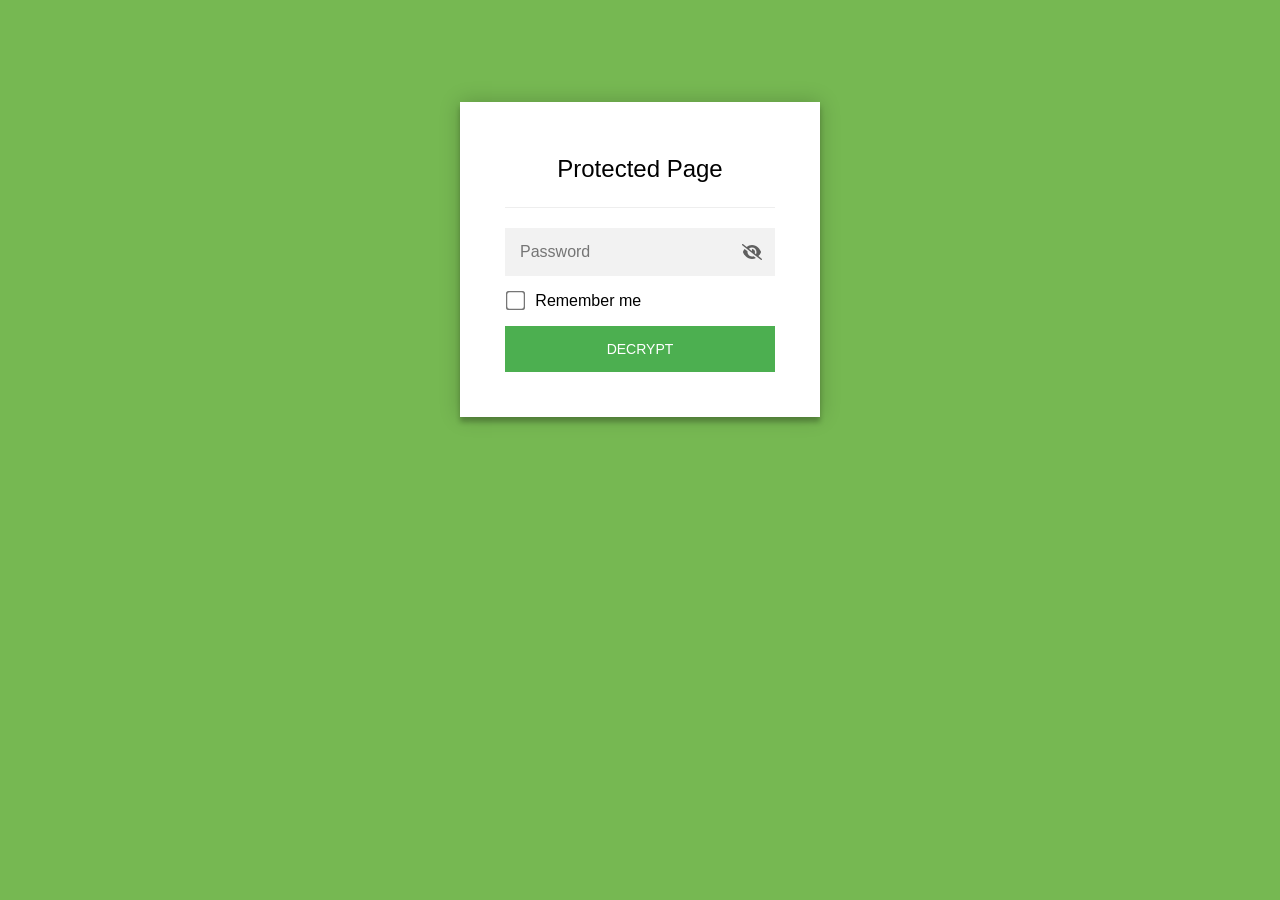
<file: life-dashbord/index.html>
<!DOCTYPE html>
<html class="staticrypt-html">
    <head>
        <meta charset="utf-8" />
        <title>Protected Page</title>
        <meta name="viewport" content="width=device-width, initial-scale=1" />

        <!-- do not cache this page -->
        <meta http-equiv="cache-control" content="max-age=0" />
        <meta http-equiv="cache-control" content="no-cache" />
        <meta http-equiv="expires" content="0" />
        <meta http-equiv="expires" content="Tue, 01 Jan 1980 1:00:00 GMT" />
        <meta http-equiv="pragma" content="no-cache" />

        <style>
            .staticrypt-hr {
                margin-top: 20px;
                margin-bottom: 20px;
                border: 0;
                border-top: 1px solid #eee;
            }

            .staticrypt-page {
                width: 360px;
                padding: 8% 0 0;
                margin: auto;
                box-sizing: border-box;
            }

            .staticrypt-form {
                position: relative;
                z-index: 1;
                background: #ffffff;
                max-width: 360px;
                margin: 0 auto 100px;
                padding: 45px;
                text-align: center;
                box-shadow: 0 0 20px 0 rgba(0, 0, 0, 0.2), 0 5px 5px 0 rgba(0, 0, 0, 0.24);
            }

            .staticrypt-form input[type="password"],
            input[type="text"] {
                background: inherit;
                border: 0;
                box-sizing: border-box; /* This ensures padding is included in the total width */
                font-size: 14px;
                outline: 0;
                padding: 15px 30px 15px 15px; /* Adjust the padding to ensure there is space for the icon */
                width: 100%;
            }

            .staticrypt-password-container {
                position: relative;
                outline: 0;
                background: #f2f2f2;
                width: 100%;
                border: 0;
                margin: 0 0 15px;
                box-sizing: border-box;
            }

            .staticrypt-toggle-password-visibility {
                cursor: pointer;
                height: 20px;
                opacity: 60%;
                padding: 13px;
                position: absolute;
                right: 0;
                top: 50%;
                transform: translateY(-50%);
                width: 20px;
            }

            .staticrypt-form .staticrypt-decrypt-button {
                text-transform: uppercase;
                outline: 0;
                background: #4CAF50;
                width: 100%;
                border: 0;
                padding: 15px;
                color: #ffffff;
                font-size: 14px;
                cursor: pointer;
            }

            .staticrypt-form .staticrypt-decrypt-button:hover,
            .staticrypt-form .staticrypt-decrypt-button:active,
            .staticrypt-form .staticrypt-decrypt-button:focus {
                background: #4CAF50;
                filter: brightness(92%);
            }

            .staticrypt-html {
                height: 100%;
            }

            .staticrypt-body {
                height: 100%;
                margin: 0;
            }

            .staticrypt-content {
                height: 100%;
                margin-bottom: 1em;
                background: #76B852;
                font-family: "Arial", sans-serif;
                -webkit-font-smoothing: antialiased;
                -moz-osx-font-smoothing: grayscale;
            }

            .staticrypt-instructions {
                margin-top: -1em;
                margin-bottom: 1em;
            }

            .staticrypt-title {
                font-size: 1.5em;
            }

            label.staticrypt-remember {
                display: flex;
                align-items: center;
                margin-bottom: 1em;
            }

            .staticrypt-remember input[type="checkbox"] {
                transform: scale(1.5);
                margin-right: 1em;
            }

            .hidden {
                display: none !important;
            }

            .staticrypt-spinner-container {
                height: 100%;
                display: flex;
                align-items: center;
                justify-content: center;
            }

            .staticrypt-spinner {
                display: inline-block;
                width: 2rem;
                height: 2rem;
                vertical-align: text-bottom;
                border: 0.25em solid gray;
                border-right-color: transparent;
                border-radius: 50%;
                -webkit-animation: spinner-border 0.75s linear infinite;
                animation: spinner-border 0.75s linear infinite;
                animation-duration: 0.75s;
                animation-timing-function: linear;
                animation-delay: 0s;
                animation-iteration-count: infinite;
                animation-direction: normal;
                animation-fill-mode: none;
                animation-play-state: running;
                animation-name: spinner-border;
            }

            @keyframes spinner-border {
                100% {
                    transform: rotate(360deg);
                }
            }

            @media screen and (-webkit-min-device-pixel-ratio: 0) {
                .staticrypt-form input[type="password"],
                input[type="text"] {
                    font-size: 16px;
                }
            }
        </style>
    </head>

    <body class="staticrypt-body">
        <div id="staticrypt_loading" class="staticrypt-spinner-container">
            <div class="staticrypt-spinner"></div>
        </div>

        <div id="staticrypt_content" class="staticrypt-content hidden">
            <div class="staticrypt-page">
                <div class="staticrypt-form">
                    <div class="staticrypt-instructions">
                        <p class="staticrypt-title">Protected Page</p>
                        <p></p>
                    </div>

                    <hr class="staticrypt-hr" />

                    <form id="staticrypt-form" action="#" method="post">
                        <div class="staticrypt-password-container">
                            <input
                                id="staticrypt-password"
                                type="password"
                                name="password"
                                placeholder="Password"
                                autofocus
                            />

                            <img
                                class="staticrypt-toggle-password-visibility"
                                alt="Show password"
                                title="Show password"
                                src="[data-uri]"
                            />
                        </div>

                        <label id="staticrypt-remember-label" class="staticrypt-remember hidden">
                            <input id="staticrypt-remember" type="checkbox" name="remember" />
                            Remember me
                        </label>

                        <input type="submit" class="staticrypt-decrypt-button" value="DECRYPT" />
                    </form>
                </div>
            </div>
        </div>

        <script>
            // these variables will be filled when generating the file - the template format is 'variable_name'
            const staticryptInitiator = ((function(){
  const exports = {};
  const cryptoEngine = ((function(){
  const exports = {};
  const { subtle } = crypto;

const IV_BITS = 16 * 8;
const HEX_BITS = 4;
const ENCRYPTION_ALGO = "AES-CBC";

/**
 * Translates between utf8 encoded hexadecimal strings
 * and Uint8Array bytes.
 */
const HexEncoder = {
    /**
     * hex string -> bytes
     * @param {string} hexString
     * @returns {Uint8Array}
     */
    parse: function (hexString) {
        if (hexString.length % 2 !== 0) throw "Invalid hexString";
        const arrayBuffer = new Uint8Array(hexString.length / 2);

        for (let i = 0; i < hexString.length; i += 2) {
            const byteValue = parseInt(hexString.substring(i, i + 2), 16);
            if (isNaN(byteValue)) {
                throw "Invalid hexString";
            }
            arrayBuffer[i / 2] = byteValue;
        }
        return arrayBuffer;
    },

    /**
     * bytes -> hex string
     * @param {Uint8Array} bytes
     * @returns {string}
     */
    stringify: function (bytes) {
        const hexBytes = [];

        for (let i = 0; i < bytes.length; ++i) {
            let byteString = bytes[i].toString(16);
            if (byteString.length < 2) {
                byteString = "0" + byteString;
            }
            hexBytes.push(byteString);
        }
        return hexBytes.join("");
    },
};

/**
 * Translates between utf8 strings and Uint8Array bytes.
 */
const UTF8Encoder = {
    parse: function (str) {
        return new TextEncoder().encode(str);
    },

    stringify: function (bytes) {
        return new TextDecoder().decode(bytes);
    },
};

/**
 * Salt and encrypt a msg with a password.
 */
async function encrypt(msg, hashedPassword) {
    // Must be 16 bytes, unpredictable, and preferably cryptographically random. However, it need not be secret.
    // https://developer.mozilla.org/en-US/docs/Web/API/SubtleCrypto/encrypt#parameters
    const iv = crypto.getRandomValues(new Uint8Array(IV_BITS / 8));

    const key = await subtle.importKey("raw", HexEncoder.parse(hashedPassword), ENCRYPTION_ALGO, false, ["encrypt"]);

    const encrypted = await subtle.encrypt(
        {
            name: ENCRYPTION_ALGO,
            iv: iv,
        },
        key,
        UTF8Encoder.parse(msg)
    );

    // iv will be 32 hex characters, we prepend it to the ciphertext for use in decryption
    return HexEncoder.stringify(iv) + HexEncoder.stringify(new Uint8Array(encrypted));
}
exports.encrypt = encrypt;

/**
 * Decrypt a salted msg using a password.
 *
 * @param {string} encryptedMsg
 * @param {string} hashedPassword
 * @returns {Promise<string>}
 */
async function decrypt(encryptedMsg, hashedPassword) {
    const ivLength = IV_BITS / HEX_BITS;
    const iv = HexEncoder.parse(encryptedMsg.substring(0, ivLength));
    const encrypted = encryptedMsg.substring(ivLength);

    const key = await subtle.importKey("raw", HexEncoder.parse(hashedPassword), ENCRYPTION_ALGO, false, ["decrypt"]);

    const outBuffer = await subtle.decrypt(
        {
            name: ENCRYPTION_ALGO,
            iv: iv,
        },
        key,
        HexEncoder.parse(encrypted)
    );

    return UTF8Encoder.stringify(new Uint8Array(outBuffer));
}
exports.decrypt = decrypt;

/**
 * Salt and hash the password so it can be stored in localStorage without opening a password reuse vulnerability.
 *
 * @param {string} password
 * @param {string} salt
 * @returns {Promise<string>}
 */
async function hashPassword(password, salt) {
    // we hash the password in multiple steps, each adding more iterations. This is because we used to allow less
    // iterations, so for backward compatibility reasons, we need to support going from that to more iterations.
    let hashedPassword = await hashLegacyRound(password, salt);

    hashedPassword = await hashSecondRound(hashedPassword, salt);

    return hashThirdRound(hashedPassword, salt);
}
exports.hashPassword = hashPassword;

/**
 * This hashes the password with 1k iterations. This is a low number, we need this function to support backwards
 * compatibility.
 *
 * @param {string} password
 * @param {string} salt
 * @returns {Promise<string>}
 */
function hashLegacyRound(password, salt) {
    return pbkdf2(password, salt, 1000, "SHA-1");
}
exports.hashLegacyRound = hashLegacyRound;

/**
 * Add a second round of iterations. This is because we used to use 1k, so for backwards compatibility with
 * remember-me/autodecrypt links, we need to support going from that to more iterations.
 *
 * @param hashedPassword
 * @param salt
 * @returns {Promise<string>}
 */
function hashSecondRound(hashedPassword, salt) {
    return pbkdf2(hashedPassword, salt, 14000, "SHA-256");
}
exports.hashSecondRound = hashSecondRound;

/**
 * Add a third round of iterations to bring total number to 600k. This is because we used to use 1k, then 15k, so for
 * backwards compatibility with remember-me/autodecrypt links, we need to support going from that to more iterations.
 *
 * @param hashedPassword
 * @param salt
 * @returns {Promise<string>}
 */
function hashThirdRound(hashedPassword, salt) {
    return pbkdf2(hashedPassword, salt, 585000, "SHA-256");
}
exports.hashThirdRound = hashThirdRound;

/**
 * Salt and hash the password so it can be stored in localStorage without opening a password reuse vulnerability.
 *
 * @param {string} password
 * @param {string} salt
 * @param {int} iterations
 * @param {string} hashAlgorithm
 * @returns {Promise<string>}
 */
async function pbkdf2(password, salt, iterations, hashAlgorithm) {
    const key = await subtle.importKey("raw", UTF8Encoder.parse(password), "PBKDF2", false, ["deriveBits"]);

    const keyBytes = await subtle.deriveBits(
        {
            name: "PBKDF2",
            hash: hashAlgorithm,
            iterations,
            salt: UTF8Encoder.parse(salt),
        },
        key,
        256
    );

    return HexEncoder.stringify(new Uint8Array(keyBytes));
}

function generateRandomSalt() {
    const bytes = crypto.getRandomValues(new Uint8Array(128 / 8));

    return HexEncoder.stringify(new Uint8Array(bytes));
}
exports.generateRandomSalt = generateRandomSalt;

async function signMessage(hashedPassword, message) {
    const key = await subtle.importKey(
        "raw",
        HexEncoder.parse(hashedPassword),
        {
            name: "HMAC",
            hash: "SHA-256",
        },
        false,
        ["sign"]
    );
    const signature = await subtle.sign("HMAC", key, UTF8Encoder.parse(message));

    return HexEncoder.stringify(new Uint8Array(signature));
}
exports.signMessage = signMessage;

function getRandomAlphanum() {
    const possibleCharacters = "abcdefghijklmnopqrstuvwxyzABCDEFGHIJKLMNOPQRSTUVWXYZ0123456789";

    let byteArray;
    let parsedInt;

    // Keep generating new random bytes until we get a value that falls
    // within a range that can be evenly divided by possibleCharacters.length
    do {
        byteArray = crypto.getRandomValues(new Uint8Array(1));
        // extract the lowest byte to get an int from 0 to 255 (probably unnecessary, since we're only generating 1 byte)
        parsedInt = byteArray[0] & 0xff;
    } while (parsedInt >= 256 - (256 % possibleCharacters.length));

    // Take the modulo of the parsed integer to get a random number between 0 and totalLength - 1
    const randomIndex = parsedInt % possibleCharacters.length;

    return possibleCharacters[randomIndex];
}

/**
 * Generate a random string of a given length.
 *
 * @param {int} length
 * @returns {string}
 */
function generateRandomString(length) {
    let randomString = "";

    for (let i = 0; i < length; i++) {
        randomString += getRandomAlphanum();
    }

    return randomString;
}
exports.generateRandomString = generateRandomString;

  return exports;
})());
const codec = ((function(){
  const exports = {};
  /**
 * Initialize the codec with the provided cryptoEngine - this return functions to encode and decode messages.
 *
 * @param cryptoEngine - the engine to use for encryption / decryption
 */
function init(cryptoEngine) {
    const exports = {};

    /**
     * Top-level function for encoding a message.
     * Includes password hashing, encryption, and signing.
     *
     * @param {string} msg
     * @param {string} password
     * @param {string} salt
     *
     * @returns {string} The encoded text
     */
    async function encode(msg, password, salt) {
        const hashedPassword = await cryptoEngine.hashPassword(password, salt);

        const encrypted = await cryptoEngine.encrypt(msg, hashedPassword);

        // we use the hashed password in the HMAC because this is effectively what will be used a password (so we can store
        // it in localStorage safely, we don't use the clear text password)
        const hmac = await cryptoEngine.signMessage(hashedPassword, encrypted);

        return hmac + encrypted;
    }
    exports.encode = encode;

    /**
     * Encode using a password that has already been hashed. This is useful to encode multiple messages in a row, that way
     * we don't need to hash the password multiple times.
     *
     * @param {string} msg
     * @param {string} hashedPassword
     *
     * @returns {string} The encoded text
     */
    async function encodeWithHashedPassword(msg, hashedPassword) {
        const encrypted = await cryptoEngine.encrypt(msg, hashedPassword);

        // we use the hashed password in the HMAC because this is effectively what will be used a password (so we can store
        // it in localStorage safely, we don't use the clear text password)
        const hmac = await cryptoEngine.signMessage(hashedPassword, encrypted);

        return hmac + encrypted;
    }
    exports.encodeWithHashedPassword = encodeWithHashedPassword;

    /**
     * Top-level function for decoding a message.
     * Includes signature check and decryption.
     *
     * @param {string} signedMsg
     * @param {string} hashedPassword
     * @param {string} salt
     * @param {int} backwardCompatibleAttempt
     * @param {string} originalPassword
     *
     * @returns {Object} {success: true, decoded: string} | {success: false, message: string}
     */
    async function decode(signedMsg, hashedPassword, salt, backwardCompatibleAttempt = 0, originalPassword = "") {
        const encryptedHMAC = signedMsg.substring(0, 64);
        const encryptedMsg = signedMsg.substring(64);
        const decryptedHMAC = await cryptoEngine.signMessage(hashedPassword, encryptedMsg);

        if (decryptedHMAC !== encryptedHMAC) {
            // we have been raising the number of iterations in the hashing algorithm multiple times, so to support the old
            // remember-me/autodecrypt links we need to try bringing the old hashes up to speed.
            originalPassword = originalPassword || hashedPassword;
            if (backwardCompatibleAttempt === 0) {
                const updatedHashedPassword = await cryptoEngine.hashThirdRound(originalPassword, salt);

                return decode(signedMsg, updatedHashedPassword, salt, backwardCompatibleAttempt + 1, originalPassword);
            }
            if (backwardCompatibleAttempt === 1) {
                let updatedHashedPassword = await cryptoEngine.hashSecondRound(originalPassword, salt);
                updatedHashedPassword = await cryptoEngine.hashThirdRound(updatedHashedPassword, salt);

                return decode(signedMsg, updatedHashedPassword, salt, backwardCompatibleAttempt + 1, originalPassword);
            }

            return { success: false, message: "Signature mismatch" };
        }

        return {
            success: true,
            decoded: await cryptoEngine.decrypt(encryptedMsg, hashedPassword),
        };
    }
    exports.decode = decode;

    return exports;
}
exports.init = init;

  return exports;
})());
const decode = codec.init(cryptoEngine).decode;

/**
 * Initialize the staticrypt module, that exposes functions callbable by the password_template.
 *
 * @param {{
 *  staticryptEncryptedMsgUniqueVariableName: string,
 *  isRememberEnabled: boolean,
 *  rememberDurationInDays: number,
 *  staticryptSaltUniqueVariableName: string,
 * }} staticryptConfig - object of data that is stored on the password_template at encryption time.
 *
 * @param {{
 *  rememberExpirationKey: string,
 *  rememberPassphraseKey: string,
 *  replaceHtmlCallback: function,
 *  clearLocalStorageCallback: function,
 * }} templateConfig - object of data that can be configured by a custom password_template.
 */
function init(staticryptConfig, templateConfig) {
    const exports = {};

    /**
     * Decrypt our encrypted page, replace the whole HTML.
     *
     * @param {string} hashedPassword
     * @returns {Promise<boolean>}
     */
    async function decryptAndReplaceHtml(hashedPassword) {
        const { staticryptEncryptedMsgUniqueVariableName, staticryptSaltUniqueVariableName } = staticryptConfig;
        const { replaceHtmlCallback } = templateConfig;

        const result = await decode(
            staticryptEncryptedMsgUniqueVariableName,
            hashedPassword,
            staticryptSaltUniqueVariableName
        );
        if (!result.success) {
            return false;
        }
        const plainHTML = result.decoded;

        // if the user configured a callback call it, otherwise just replace the whole HTML
        if (typeof replaceHtmlCallback === "function") {
            replaceHtmlCallback(plainHTML);
        } else {
            document.write(plainHTML);
            document.close();
        }

        return true;
    }

    /**
     * Attempt to decrypt the page and replace the whole HTML.
     *
     * @param {string} password
     * @param {boolean} isRememberChecked
     *
     * @returns {Promise<{isSuccessful: boolean, hashedPassword?: string}>} - we return an object, so that if we want to
     *   expose more information in the future we can do it without breaking the password_template
     */
    async function handleDecryptionOfPage(password, isRememberChecked) {
        const { staticryptSaltUniqueVariableName } = staticryptConfig;

        // decrypt and replace the whole page
        const hashedPassword = await cryptoEngine.hashPassword(password, staticryptSaltUniqueVariableName);
        return handleDecryptionOfPageFromHash(hashedPassword, isRememberChecked);
    }
    exports.handleDecryptionOfPage = handleDecryptionOfPage;

    async function handleDecryptionOfPageFromHash(hashedPassword, isRememberChecked) {
        const { isRememberEnabled, rememberDurationInDays } = staticryptConfig;
        const { rememberExpirationKey, rememberPassphraseKey } = templateConfig;

        const isDecryptionSuccessful = await decryptAndReplaceHtml(hashedPassword);

        if (!isDecryptionSuccessful) {
            return {
                isSuccessful: false,
                hashedPassword,
            };
        }

        // remember the hashedPassword and set its expiration if necessary
        if (isRememberEnabled && isRememberChecked) {
            window.localStorage.setItem(rememberPassphraseKey, hashedPassword);

            // set the expiration if the duration isn't 0 (meaning no expiration)
            if (rememberDurationInDays > 0) {
                window.localStorage.setItem(
                    rememberExpirationKey,
                    (new Date().getTime() + rememberDurationInDays * 24 * 60 * 60 * 1000).toString()
                );
            }
        }

        return {
            isSuccessful: true,
            hashedPassword,
        };
    }
    exports.handleDecryptionOfPageFromHash = handleDecryptionOfPageFromHash;

    /**
     * Clear localstorage from staticrypt related values
     */
    function clearLocalStorage() {
        const { clearLocalStorageCallback, rememberExpirationKey, rememberPassphraseKey } = templateConfig;

        if (typeof clearLocalStorageCallback === "function") {
            clearLocalStorageCallback();
        } else {
            localStorage.removeItem(rememberPassphraseKey);
            localStorage.removeItem(rememberExpirationKey);
        }
    }

    async function handleDecryptOnLoad() {
        let isSuccessful = await decryptOnLoadFromUrl();

        if (!isSuccessful) {
            isSuccessful = await decryptOnLoadFromRememberMe();
        }

        return { isSuccessful };
    }
    exports.handleDecryptOnLoad = handleDecryptOnLoad;

    /**
     * Clear storage if we are logging out
     *
     * @returns {boolean} - whether we logged out
     */
    function logoutIfNeeded() {
        const logoutKey = "staticrypt_logout";

        // handle logout through query param
        const queryParams = new URLSearchParams(window.location.search);
        if (queryParams.has(logoutKey)) {
            clearLocalStorage();
            return true;
        }

        // handle logout through URL fragment
        const hash = window.location.hash.substring(1);
        if (hash.includes(logoutKey)) {
            clearLocalStorage();
            return true;
        }

        return false;
    }

    /**
     * To be called on load: check if we want to try to decrypt and replace the HTML with the decrypted content, and
     * try to do it if needed.
     *
     * @returns {Promise<boolean>} true if we derypted and replaced the whole page, false otherwise
     */
    async function decryptOnLoadFromRememberMe() {
        const { rememberDurationInDays } = staticryptConfig;
        const { rememberExpirationKey, rememberPassphraseKey } = templateConfig;

        // if we are login out, terminate
        if (logoutIfNeeded()) {
            return false;
        }

        // if there is expiration configured, check if we're not beyond the expiration
        if (rememberDurationInDays && rememberDurationInDays > 0) {
            const expiration = localStorage.getItem(rememberExpirationKey),
                isExpired = expiration && new Date().getTime() > parseInt(expiration);

            if (isExpired) {
                clearLocalStorage();
                return false;
            }
        }

        const hashedPassword = localStorage.getItem(rememberPassphraseKey);

        if (hashedPassword) {
            // try to decrypt
            const isDecryptionSuccessful = await decryptAndReplaceHtml(hashedPassword);

            // if the decryption is unsuccessful the password might be wrong - silently clear the saved data and let
            // the user fill the password form again
            if (!isDecryptionSuccessful) {
                clearLocalStorage();
                return false;
            }

            return true;
        }

        return false;
    }

    async function decryptOnLoadFromUrl() {
        const passwordKey = "staticrypt_pwd";
        const rememberMeKey = "remember_me";

        // try to get the password from the query param (for backward compatibility - we now want to avoid this method,
        // since it sends the hashed password to the server which isn't needed)
        const queryParams = new URLSearchParams(window.location.search);
        const hashedPasswordQuery = queryParams.get(passwordKey);
        const rememberMeQuery = queryParams.get(rememberMeKey);

        const urlFragment = window.location.hash.substring(1);
        // get the password from the url fragment
        const hashedPasswordRegexMatch = urlFragment.match(new RegExp(passwordKey + "=([^&]*)"));
        const hashedPasswordFragment = hashedPasswordRegexMatch ? hashedPasswordRegexMatch[1] : null;
        const rememberMeFragment = urlFragment.includes(rememberMeKey);

        const hashedPassword = hashedPasswordFragment || hashedPasswordQuery;
        const rememberMe = rememberMeFragment || rememberMeQuery;

        if (hashedPassword) {
            return handleDecryptionOfPageFromHash(hashedPassword, rememberMe);
        }

        return false;
    }

    return exports;
}
exports.init = init;

  return exports;
})());
            const templateError = "Bad password!",
                templateToggleAltShow = "Show password",
                templateToggleAltHide = "Hide password",
                isRememberEnabled = true,
                staticryptConfig = {"staticryptEncryptedMsgUniqueVariableName":"[base64]","isRememberEnabled":true,"rememberDurationInDays":0,"staticryptSaltUniqueVariableName":"3f62c45d120a7cc631d7f0b650e51e29"};

            // you can edit these values to customize some of the behavior of StatiCrypt
            const templateConfig = {
                rememberExpirationKey: "staticrypt_expiration",
                rememberPassphraseKey: "staticrypt_passphrase",
                replaceHtmlCallback: null,
                clearLocalStorageCallback: null,
            };

            // init the staticrypt engine
            const staticrypt = staticryptInitiator.init(staticryptConfig, templateConfig);

            // try to automatically decrypt on load if there is a saved password
            window.onload = async function () {
                const { isSuccessful } = await staticrypt.handleDecryptOnLoad();

                // if we didn't decrypt anything on load, show the password prompt. Otherwise the content has already been
                // replaced, no need to do anything
                if (!isSuccessful) {
                    // hide loading screen
                    document.getElementById("staticrypt_loading").classList.add("hidden");
                    document.getElementById("staticrypt_content").classList.remove("hidden");
                    document.getElementById("staticrypt-password").focus();

                    // show the remember me checkbox
                    if (isRememberEnabled) {
                        document.getElementById("staticrypt-remember-label").classList.remove("hidden");
                    }
                }
            };

            // toggle password visibility
            const toggleIcon = document.querySelector(".staticrypt-toggle-password-visibility");
            // these two icons are coming from FontAwesome
            const imgSrcEyeClosed =
                "[data-uri]";
            const imgSrcEyeOpened =
                "[data-uri]";
            toggleIcon.addEventListener("click", function () {
                const passwordInput = document.getElementById("staticrypt-password");
                if (passwordInput.type === "password") {
                    passwordInput.type = "text";
                    toggleIcon.src = imgSrcEyeOpened;
                    toggleIcon.alt = templateToggleAltHide;
                    toggleIcon.title = templateToggleAltHide;
                } else {
                    passwordInput.type = "password";
                    toggleIcon.src = imgSrcEyeClosed;
                    toggleIcon.alt = templateToggleAltShow;
                    toggleIcon.title = templateToggleAltShow;
                }
            });

            // handle password form submission
            document.getElementById("staticrypt-form").addEventListener("submit", async function (e) {
                e.preventDefault();

                const password = document.getElementById("staticrypt-password").value,
                    isRememberChecked = document.getElementById("staticrypt-remember").checked;

                const { isSuccessful } = await staticrypt.handleDecryptionOfPage(password, isRememberChecked);

                if (!isSuccessful) {
                    alert(templateError);
                }
            });
        </script>
    </body>
</html>
</file>
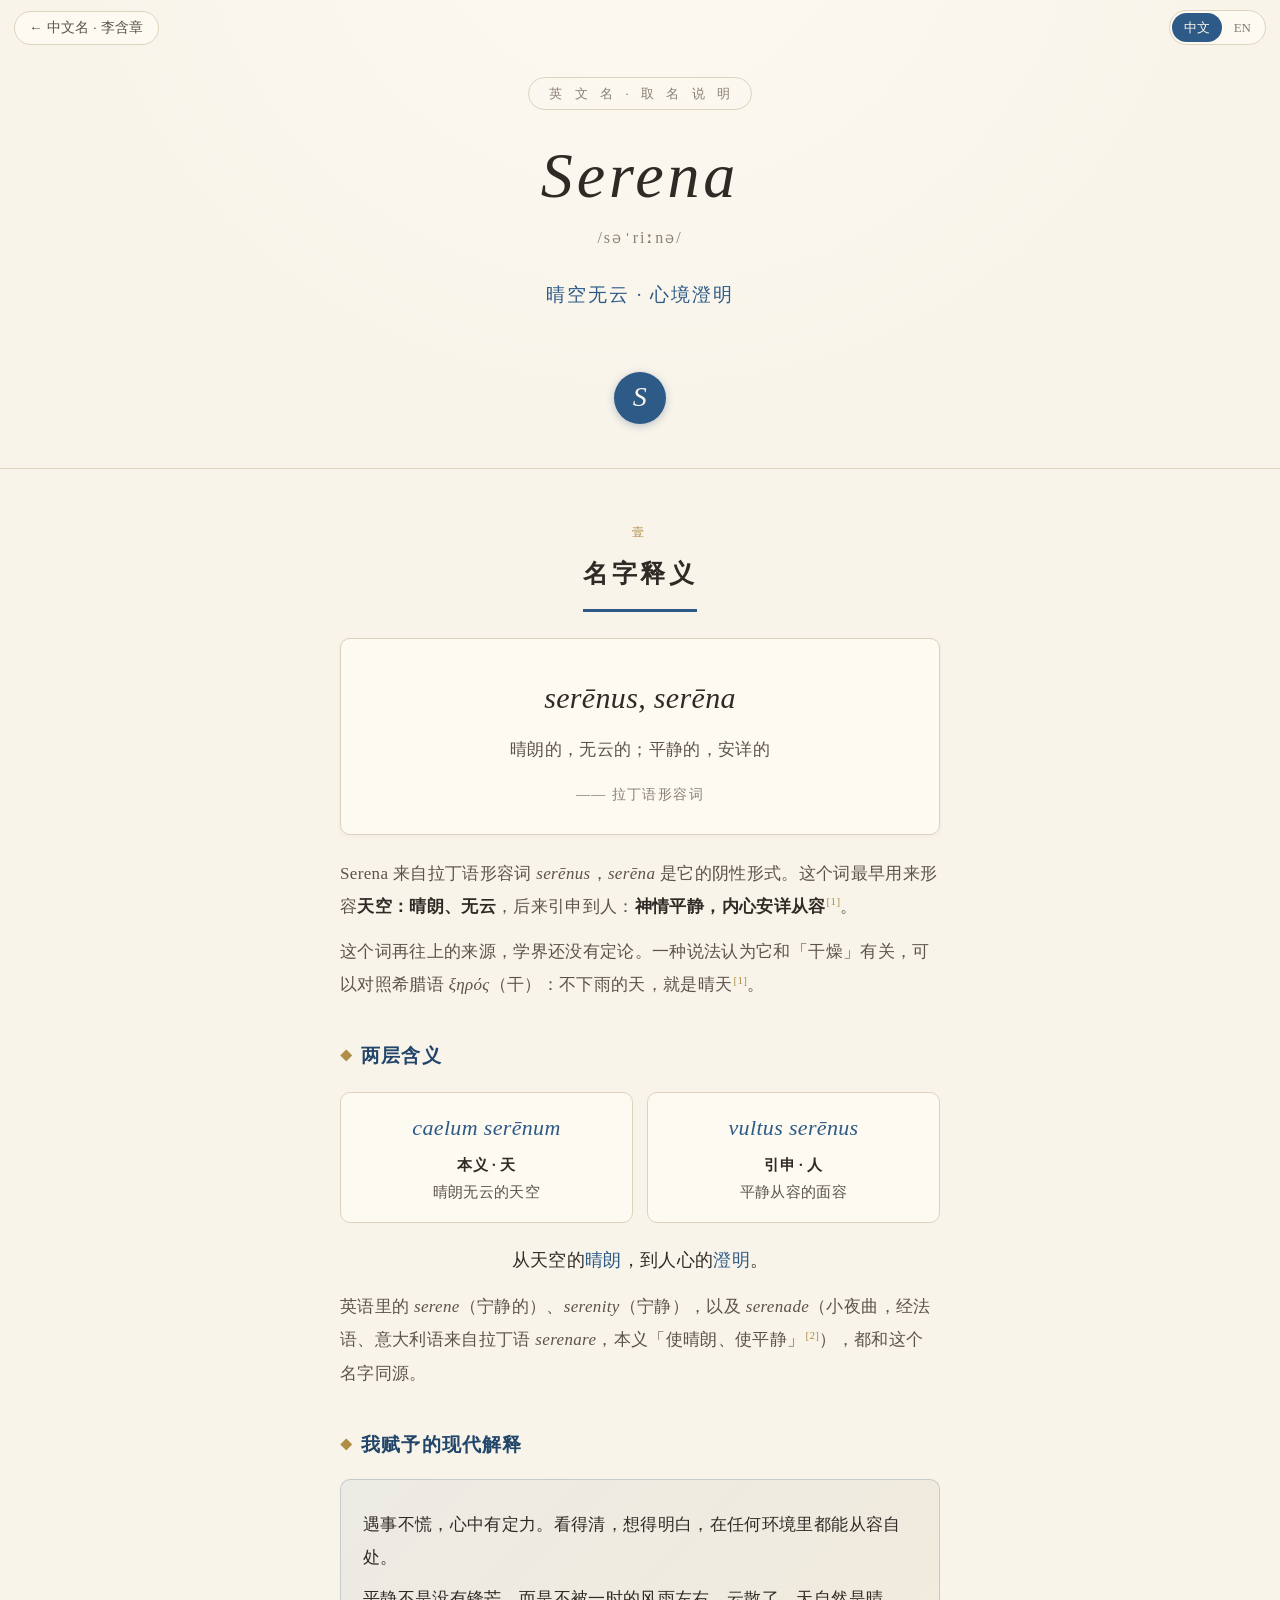
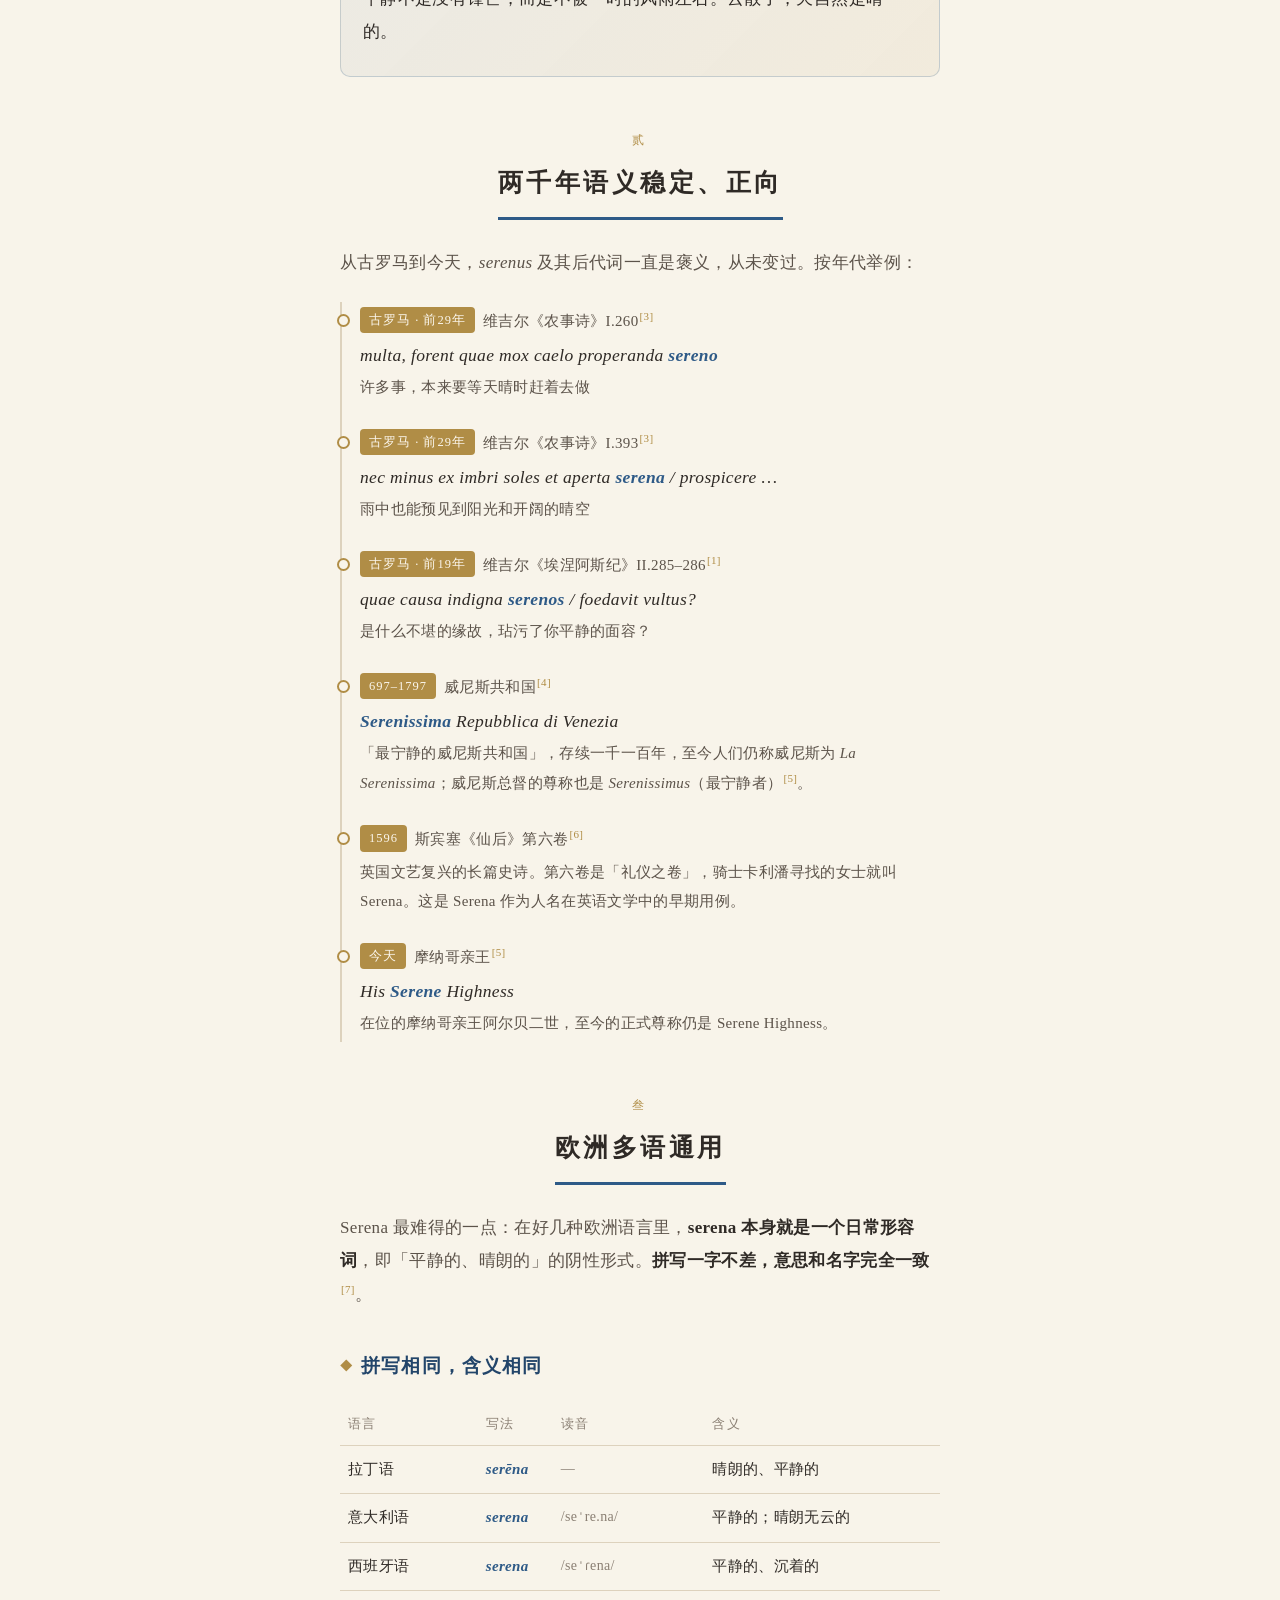
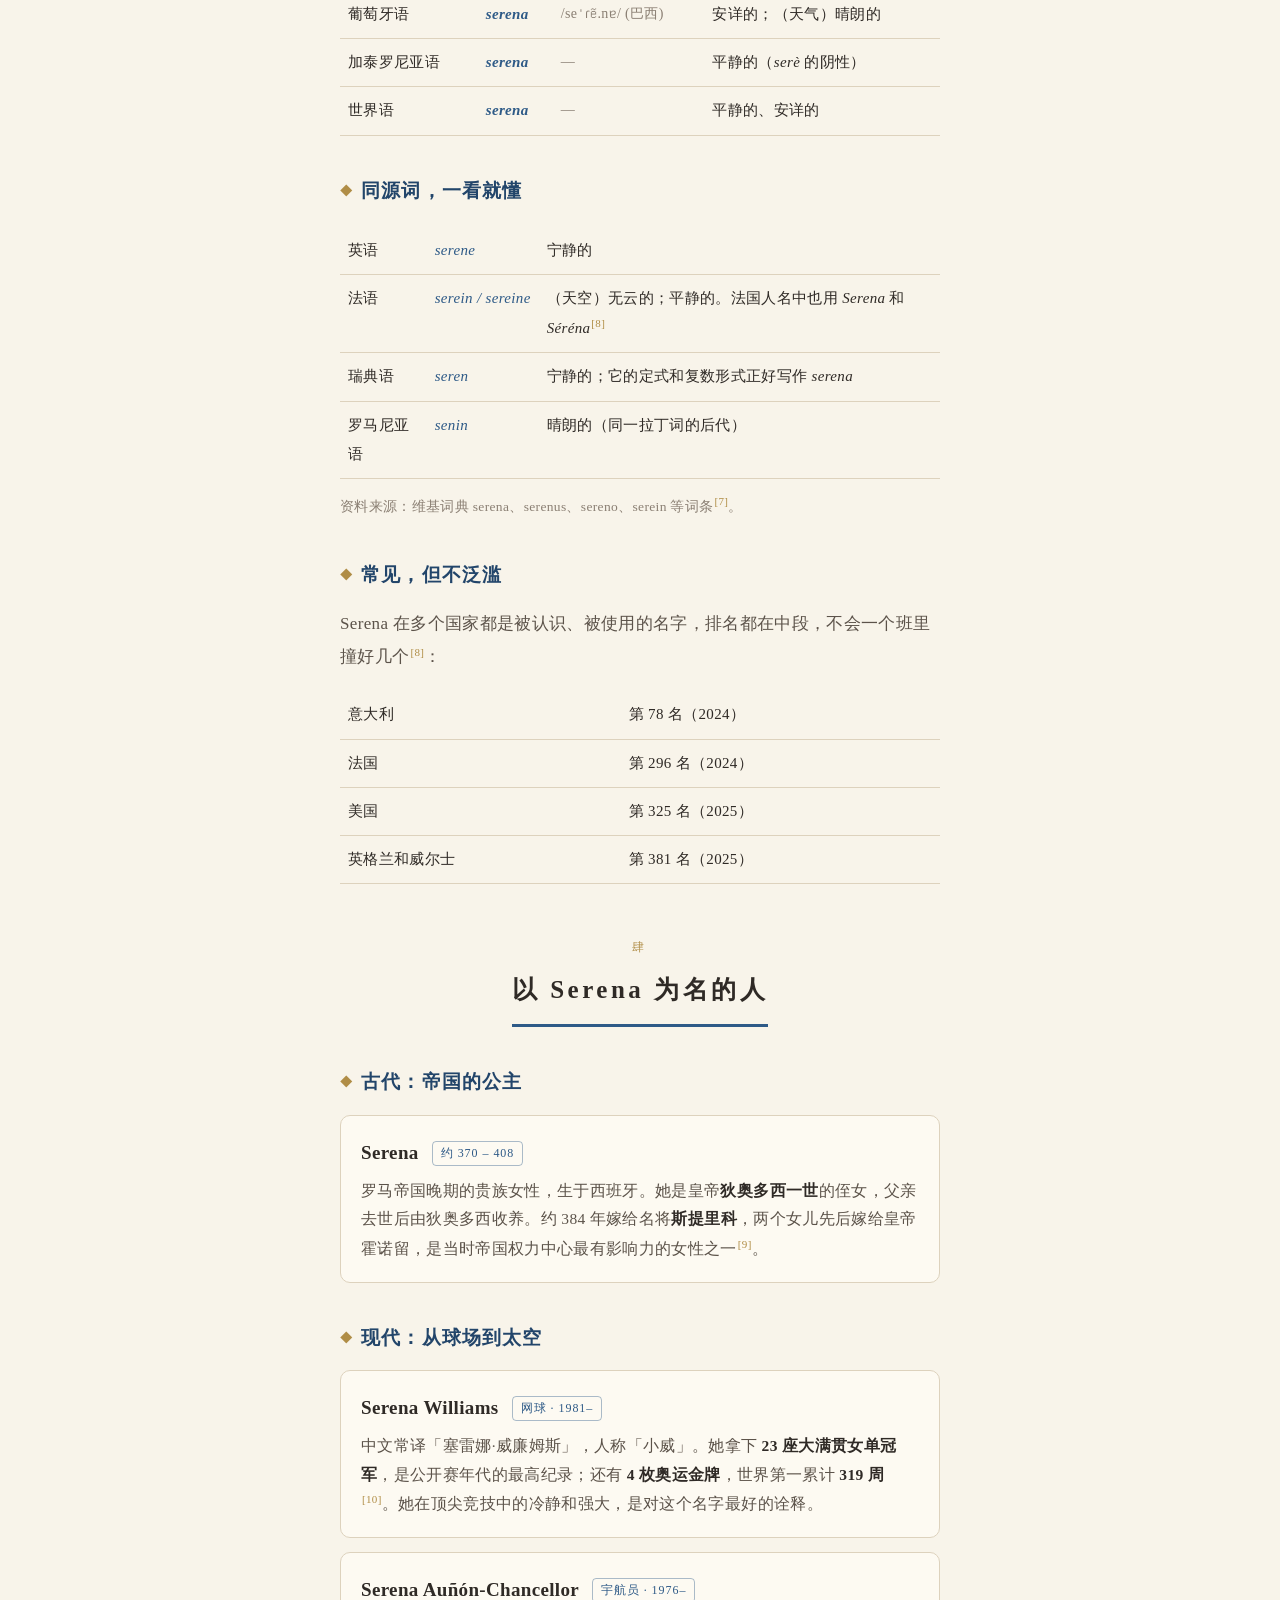
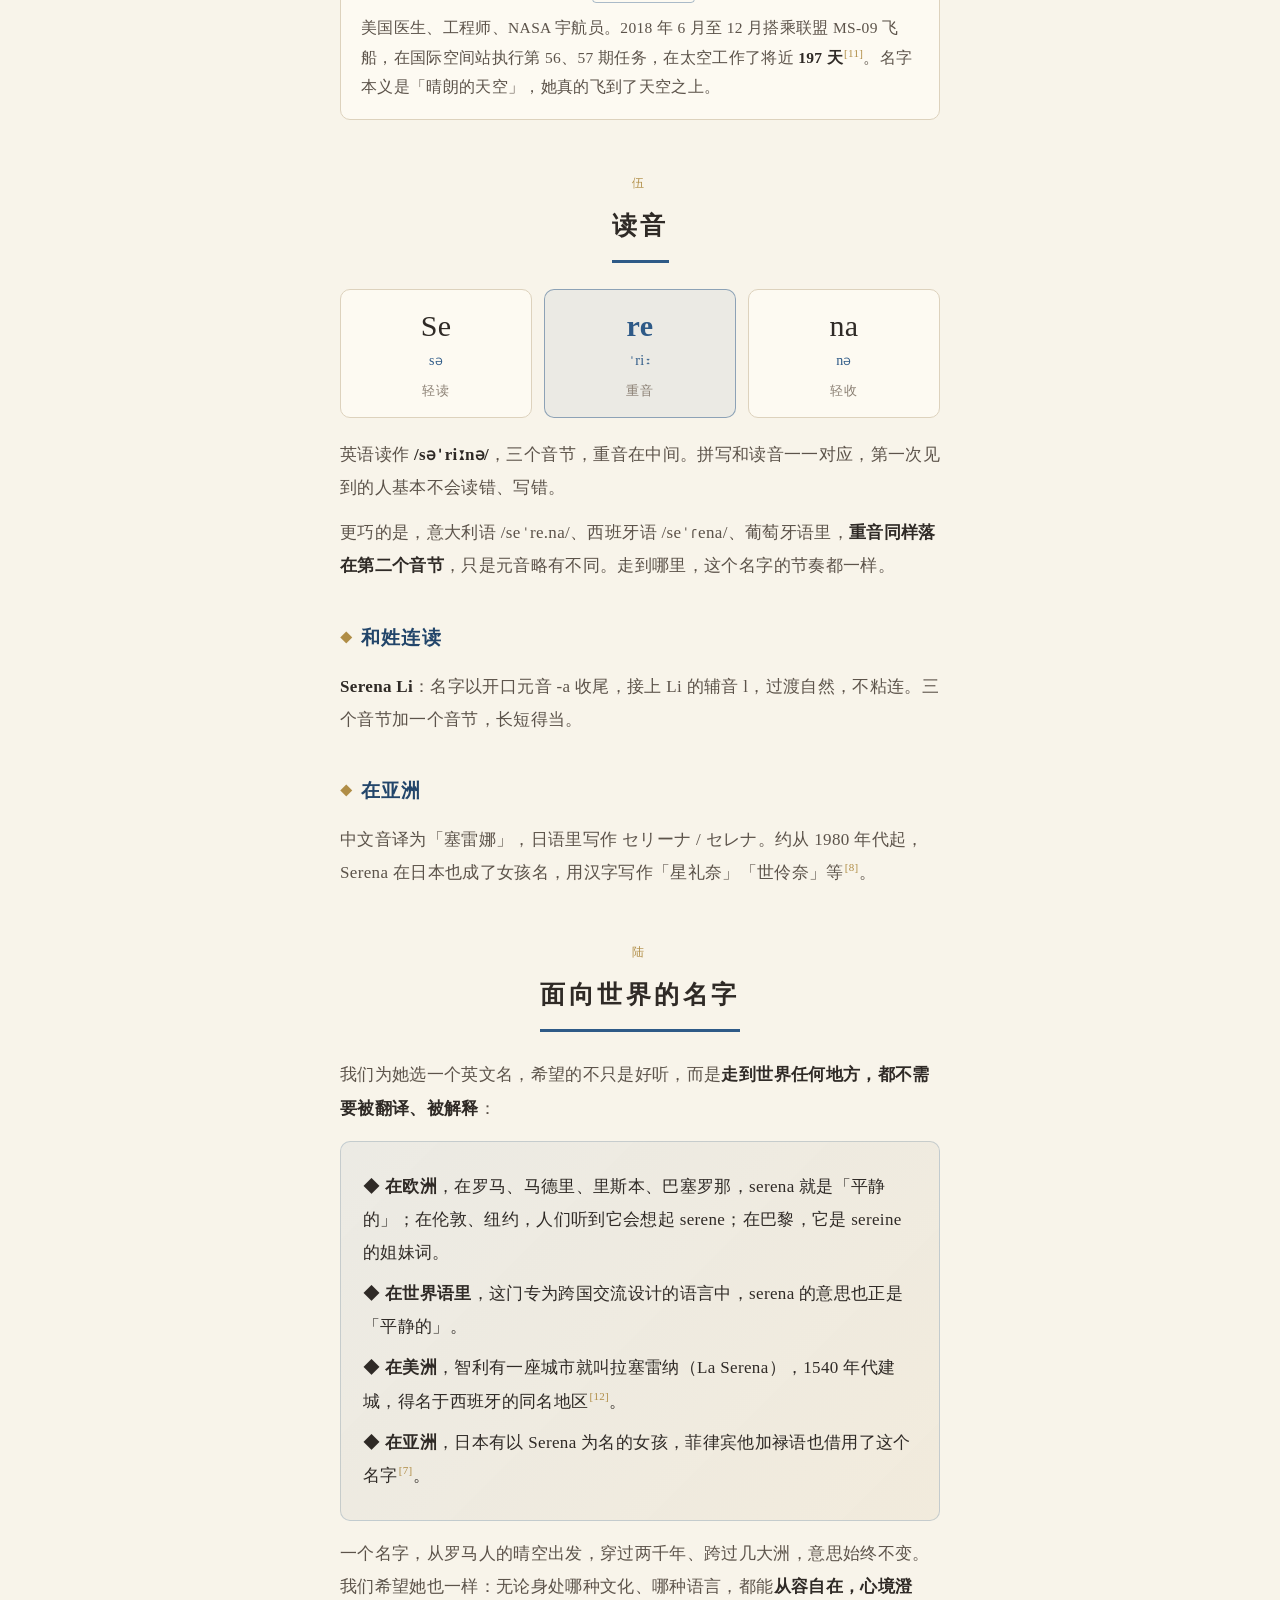
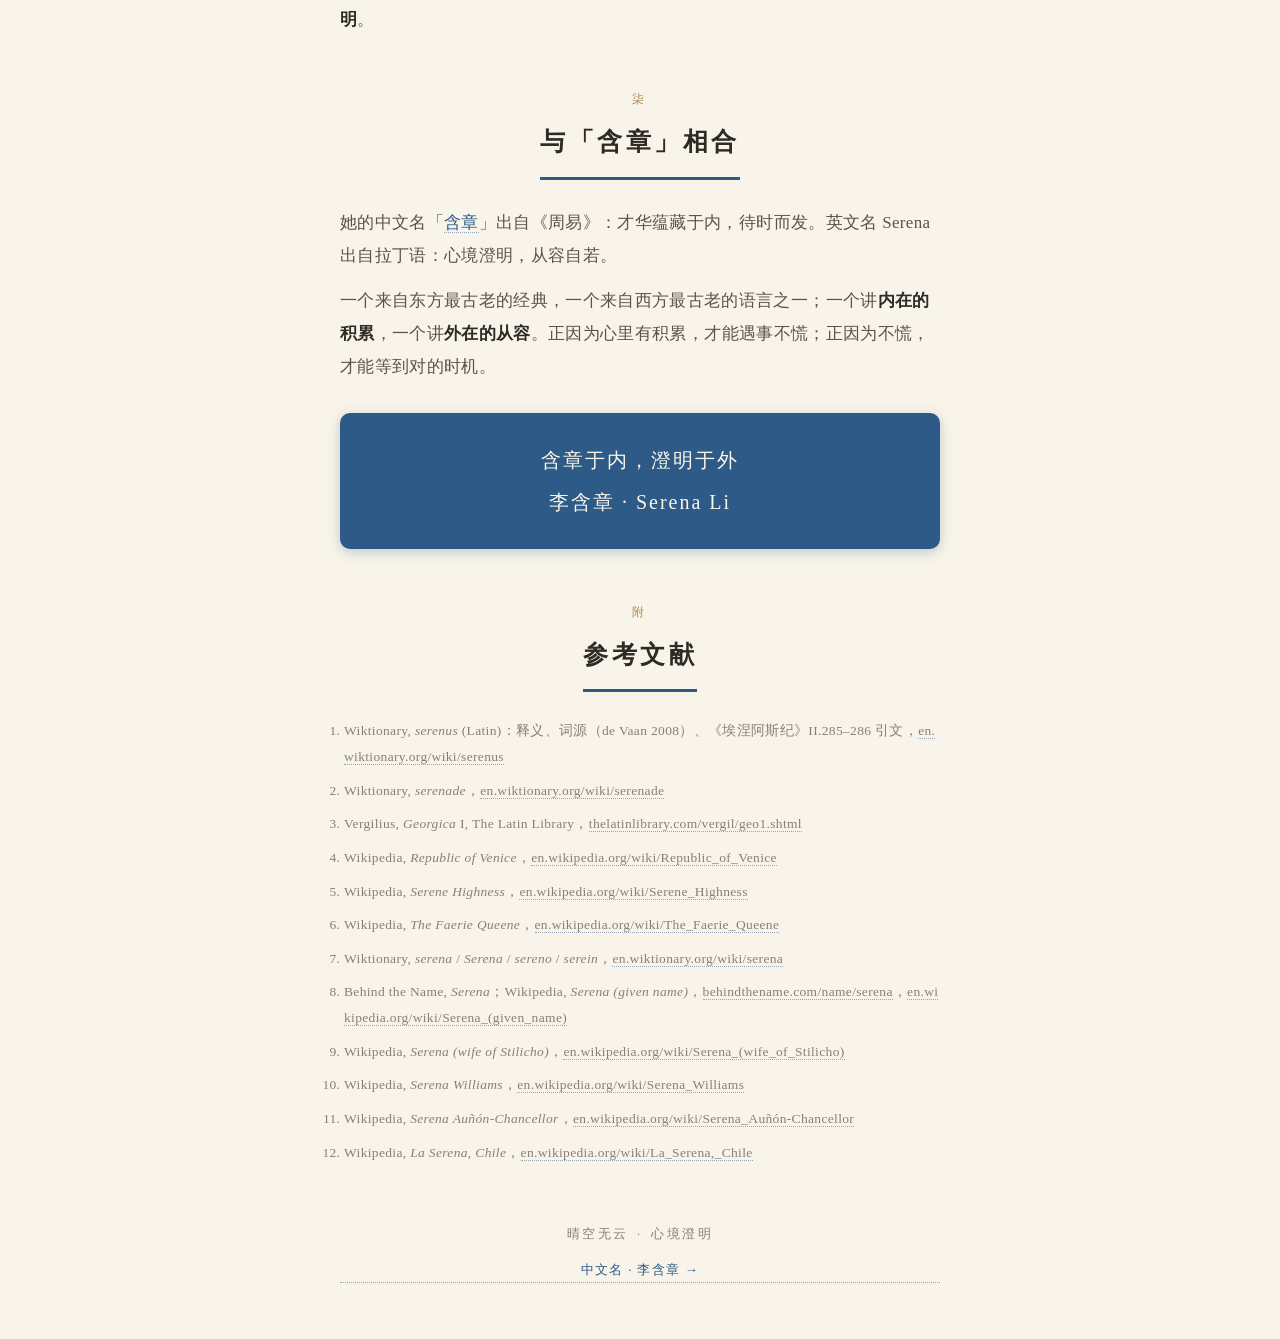
<file: serena/index.html>
<!DOCTYPE html>
<html lang="zh-CN" data-lang="zh">
<head>
<meta charset="UTF-8">
<meta name="viewport" content="width=device-width, initial-scale=1, viewport-fit=cover">
<title>Serena · 取名说明</title>
<meta name="description" content="Serena：源自拉丁语 serēnus，意为晴朗、平静。李含章的英文名说明。">
<style>
  :root {
    --paper: #f8f4ea;
    --paper-deep: #f1ebdc;
    --ink: #2f2a26;
    --ink-soft: #5c534a;
    --ink-faint: #8a7f73;
    --accent: #2e5a87;
    --accent-deep: #22456a;
    --gold: #b08d46;
    --line: #ddd2bd;
    --card: #fdfaf2;
    --serif: "Songti SC", "STSong", "Noto Serif SC", "Noto Serif CJK SC", "Source Han Serif SC", "SimSun", serif;
    --kai: "Kaiti SC", "STKaiti", "KaiTi", "Songti SC", serif;
    --latin: Georgia, "Times New Roman", serif;
  }
  * { margin: 0; padding: 0; box-sizing: border-box; }
  html { -webkit-text-size-adjust: 100%; }
  body {
    font-family: var(--serif);
    background: var(--paper);
    color: var(--ink);
    font-size: 17px;
    line-height: 1.95;
    letter-spacing: 0.02em;
  }
  html[data-lang="en"] body { font-family: var(--latin); letter-spacing: 0; line-height: 1.75; }
  html[data-lang="zh"] .en, html[data-lang="en"] .zh { display: none !important; }
  .wrap { max-width: 640px; margin: 0 auto; padding: 0 20px 56px; }

  /* ---------- top bar ---------- */
  .topbar {
    position: fixed; top: 0; left: 0; right: 0; z-index: 10;
    display: flex; justify-content: space-between; align-items: center;
    padding: 10px 14px;
    padding-top: max(10px, env(safe-area-inset-top));
    pointer-events: none;
  }
  .topbar > * { pointer-events: auto; }
  .sibling {
    font-size: 13.5px;
    color: var(--ink-soft);
    background: rgba(253, 250, 242, .92);
    border: 1px solid var(--line);
    border-radius: 999px;
    padding: 3px 14px;
    border-bottom: 1px solid var(--line);
    backdrop-filter: blur(6px);
  }
  .lang-switch {
    display: inline-flex;
    background: rgba(253, 250, 242, .92);
    border: 1px solid var(--line);
    border-radius: 999px;
    padding: 2px;
    backdrop-filter: blur(6px);
  }
  .lang-switch button {
    font: inherit;
    font-size: 13px;
    border: 0;
    background: none;
    color: var(--ink-faint);
    padding: 2px 12px;
    border-radius: 999px;
    cursor: pointer;
  }
  .lang-switch button[aria-pressed="true"] { background: var(--accent); color: #fbf6ec; }

  /* ---------- hero ---------- */
  .hero {
    text-align: center;
    padding: 76px 24px 44px;
    background: radial-gradient(ellipse at 50% -20%, #fdfaf2 0%, var(--paper) 65%);
    border-bottom: 1px solid var(--line);
  }
  .hero .tag {
    display: inline-block;
    font-size: 13px;
    letter-spacing: 0.35em;
    color: var(--ink-faint);
    border: 1px solid var(--line);
    border-radius: 999px;
    padding: 3px 16px 3px 20px;
    margin-bottom: 26px;
  }
  .hero h1 {
    font-family: var(--latin);
    font-size: 64px;
    font-weight: 400;
    font-style: italic;
    letter-spacing: 0.06em;
    line-height: 1.25;
  }
  .hero .ipa {
    margin-top: 6px;
    font-size: 16px;
    letter-spacing: 0.12em;
    color: var(--ink-faint);
    font-family: var(--latin);
  }
  .hero .motto {
    margin-top: 22px;
    font-family: var(--kai);
    font-size: 19px;
    color: var(--accent);
    letter-spacing: 0.1em;
  }
  html[data-lang="en"] .hero .motto { font-family: var(--latin); font-style: italic; letter-spacing: 0.02em; }
  .monogram {
    display: inline-flex; align-items: center; justify-content: center;
    margin-top: 26px;
    width: 52px; height: 52px;
    border-radius: 50%;
    background: var(--accent);
    color: #fbf6ec;
    font-family: var(--latin);
    font-style: italic;
    font-size: 28px;
    box-shadow: 0 2px 8px rgba(34, 69, 106, .28);
  }

  /* ---------- sections ---------- */
  section { margin-top: 52px; }
  .sec-head { text-align: center; margin-bottom: 26px; }
  .sec-head .num {
    display: block;
    font-size: 12px;
    letter-spacing: 0.4em;
    color: var(--gold);
    margin-bottom: 6px;
    font-family: var(--latin);
  }
  .sec-head h2 {
    display: inline-block;
    font-size: 25px;
    font-weight: 700;
    letter-spacing: 0.14em;
    padding-bottom: 10px;
    border-bottom: 3px solid var(--accent);
  }
  html[data-lang="en"] .sec-head h2 { letter-spacing: 0.02em; }
  h3 {
    font-size: 19px;
    margin: 36px 0 14px;
    letter-spacing: 0.06em;
    color: var(--accent-deep);
  }
  h3::before { content: "◆"; font-size: 12px; margin-right: 8px; color: var(--gold); vertical-align: 2px; }
  p { margin: 12px 0; color: var(--ink-soft); }
  strong { color: var(--ink); }
  i.la { font-family: var(--latin); }
  a { color: var(--accent); text-decoration: none; border-bottom: 1px dotted rgba(46, 90, 135, .5); }
  sup.ref { font-size: 11px; margin-left: 1px; }
  sup.ref a { border-bottom: none; color: var(--gold); }

  .grand-quote {
    background: var(--card);
    border: 1px solid var(--line);
    border-radius: 10px;
    padding: 30px 24px 26px;
    text-align: center;
    box-shadow: 0 1px 4px rgba(90, 70, 40, .06);
  }
  .grand-quote .q { font-family: var(--latin); font-size: 30px; font-style: italic; color: var(--ink); }
  .grand-quote .gloss { margin-top: 6px; font-size: 17px; color: var(--ink-soft); }
  .grand-quote .src { margin-top: 14px; font-size: 14px; color: var(--ink-faint); letter-spacing: 0.1em; }

  .char-grid { display: grid; grid-template-columns: 1fr 1fr; gap: 14px; margin: 18px 0; }
  .char-card {
    background: var(--card);
    border: 1px solid var(--line);
    border-radius: 10px;
    padding: 20px 14px 16px;
    text-align: center;
  }
  .char-card .big { font-family: var(--latin); font-style: italic; font-size: 22px; color: var(--accent); line-height: 1.4; }
  .char-card .def { margin-top: 8px; font-size: 15px; color: var(--ink-soft); line-height: 1.8; }
  .char-card .def b { color: var(--ink); }
  .merge-line { text-align: center; font-family: var(--kai); font-size: 18px; color: var(--ink); margin: 20px 6px 6px; }
  html[data-lang="en"] .merge-line { font-family: var(--latin); font-style: italic; }
  .merge-line em { font-style: normal; color: var(--accent); }

  .modern-note {
    background: linear-gradient(135deg, rgba(46, 90, 135, .06), rgba(176, 141, 70, .08));
    border: 1px solid rgba(46, 90, 135, .22);
    border-radius: 10px;
    padding: 20px 22px;
    margin: 16px 0;
  }
  .modern-note p { color: var(--ink); margin: 8px 0; }

  /* ---------- timeline ---------- */
  .timeline { margin: 22px 0 6px; border-left: 2px solid var(--line); padding-left: 18px; }
  .t-item { position: relative; padding: 2px 0 22px; }
  .t-item:last-child { padding-bottom: 4px; }
  .t-item::before {
    content: "";
    position: absolute;
    left: -23.5px; top: 12px;
    width: 9px; height: 9px;
    border-radius: 50%;
    background: var(--paper);
    border: 2px solid var(--gold);
  }
  .t-era {
    display: inline-block;
    font-size: 12.5px;
    color: #fbf6ec;
    background: var(--gold);
    border-radius: 4px;
    padding: 1px 9px;
    letter-spacing: 0.08em;
    margin-right: 8px;
    vertical-align: 2px;
  }
  .t-src { font-size: 15px; color: var(--ink-soft); }
  .t-src a { color: var(--ink-soft); }
  .t-quote { font-family: var(--latin); font-style: italic; font-size: 17.5px; color: var(--ink); margin-top: 4px; line-height: 1.7; }
  .t-quote mark { background: none; color: var(--accent); font-weight: 700; }
  .t-gloss { font-size: 15px; color: var(--ink-soft); margin-top: 2px; }

  /* ---------- language table ---------- */
  .lang-table { width: 100%; border-collapse: collapse; margin: 18px 0 6px; font-size: 15px; }
  .lang-table th, .lang-table td { text-align: left; padding: 9px 8px; border-bottom: 1px solid var(--line); vertical-align: top; }
  .lang-table th { font-size: 13px; color: var(--ink-faint); font-weight: 400; letter-spacing: 0.1em; }
  .lang-table td.w { font-family: var(--latin); font-style: italic; color: var(--accent); white-space: nowrap; }
  .lang-table td.ipa { font-family: var(--latin); color: var(--ink-faint); white-space: nowrap; font-size: 14px; }
  .lang-table tr.same td.w { font-weight: 700; }
  .table-note { font-size: 13.5px; color: var(--ink-faint); }

  /* ---------- people ---------- */
  .person {
    background: var(--card);
    border: 1px solid var(--line);
    border-radius: 10px;
    padding: 18px 20px;
    margin: 14px 0;
  }
  .person .name { font-size: 19px; font-weight: 700; color: var(--ink); font-family: var(--latin); }
  .person .tag {
    display: inline-block;
    font-family: var(--serif);
    font-size: 12px;
    font-weight: 400;
    color: var(--accent);
    border: 1px solid rgba(46, 90, 135, .4);
    border-radius: 4px;
    padding: 0 8px;
    margin-left: 8px;
    vertical-align: 2px;
    letter-spacing: 0.08em;
  }
  .person .desc { font-size: 15.5px; color: var(--ink-soft); margin-top: 6px; line-height: 1.85; }

  /* ---------- syllables ---------- */
  .syl-grid { display: grid; grid-template-columns: 1fr 1fr 1fr; gap: 12px; margin: 20px 0; }
  .syl {
    background: var(--card);
    border: 1px solid var(--line);
    border-radius: 10px;
    padding: 16px 8px 14px;
    text-align: center;
  }
  .syl .s { font-family: var(--latin); font-size: 30px; color: var(--ink); line-height: 1.3; }
  .syl.stress { border-color: rgba(46, 90, 135, .5); background: rgba(46, 90, 135, .06); }
  .syl.stress .s { color: var(--accent); font-weight: 700; }
  .syl .i { font-size: 14px; color: var(--accent); font-family: var(--latin); margin-top: 2px; }
  .syl .lab { font-size: 12.5px; color: var(--ink-faint); margin-top: 4px; letter-spacing: 0.08em; }

  .final-couplet {
    text-align: center;
    background: var(--accent);
    color: #fbf6ec;
    border-radius: 10px;
    padding: 26px 20px;
    margin: 30px 0 10px;
    font-family: var(--kai);
    font-size: 20px;
    line-height: 2.1;
    letter-spacing: 0.1em;
    box-shadow: 0 3px 12px rgba(34, 69, 106, .25);
  }
  html[data-lang="en"] .final-couplet { font-family: var(--latin); font-style: italic; letter-spacing: 0.02em; }
  .final-couplet .nm { font-family: var(--latin); font-style: normal; }

  .refs { margin-top: 18px; font-size: 13.5px; color: var(--ink-faint); line-height: 1.9; }
  .refs li { margin: 8px 0 8px 4px; word-break: break-all; }
  .refs a { color: var(--ink-faint); }
  footer { margin-top: 56px; text-align: center; font-size: 13px; color: var(--ink-faint); letter-spacing: 0.2em; }
  footer .dot { color: var(--gold); margin: 0 8px; }
  footer .sib { display: block; margin-top: 10px; letter-spacing: 0.1em; }
  @media (max-width: 380px) {
    .hero h1 { font-size: 52px; }
    body { font-size: 16px; }
    .lang-table { font-size: 14px; }
  }
</style>
</head>
<body>

<div class="topbar">
  <a class="sibling" href="../hanzhang/"><span class="zh">← 中文名 · 李含章</span><span class="en">← Chinese name · 李含章</span></a>
  <div class="lang-switch" role="group" aria-label="Language">
    <button type="button" data-set="zh" aria-pressed="true">中文</button>
    <button type="button" data-set="en" aria-pressed="false">EN</button>
  </div>
</div>

<header class="hero">
  <span class="tag"><span class="zh">英 文 名 · 取 名 说 明</span><span class="en">ON THE NAME</span></span>
  <h1>Serena</h1>
  <div class="ipa">/səˈriːnə/</div>
  <div class="motto"><span class="zh">晴空无云 · 心境澄明</span><span class="en">Clear skies, a quiet mind.</span></div>
  <br>
  <span class="monogram">S</span>
</header>

<div class="wrap">

<!-- ========== 壹 ========== -->
<section>
  <div class="sec-head">
    <span class="num"><span class="zh">壹</span><span class="en">I</span></span>
    <h2><span class="zh">名字释义</span><span class="en">Meaning</span></h2>
  </div>

  <div class="grand-quote">
    <div class="q">serēnus, serēna</div>
    <div class="gloss"><span class="zh">晴朗的，无云的；平静的，安详的</span><span class="en">clear, cloudless; calm, tranquil</span></div>
    <div class="src"><span class="zh">—— 拉丁语形容词</span><span class="en">— Latin adjective</span></div>
  </div>

  <p class="zh" style="margin-top:22px">Serena 来自拉丁语形容词 <i class="la">serēnus</i>，<i class="la">serēna</i> 是它的阴性形式。这个词最早用来形容<strong>天空：晴朗、无云</strong>，后来引申到人：<strong>神情平静，内心安详从容</strong><sup class="ref"><a href="#r1">[1]</a></sup>。</p>
  <p class="en" style="margin-top:22px">Serena comes from the Latin adjective <i>serēnus</i>; <i>serēna</i> is its feminine form. The word first described the <strong>sky — clear and cloudless</strong> — and was later used of people: <strong>a calm face, a settled and tranquil mind</strong><sup class="ref"><a href="#r1">[1]</a></sup>.</p>

  <p class="zh">这个词再往上的来源，学界还没有定论。一种说法认为它和「干燥」有关，可以对照希腊语 <i class="la">ξηρός</i>（干）：不下雨的天，就是晴天<sup class="ref"><a href="#r1">[1]</a></sup>。</p>
  <p class="en">Its deeper origin is uncertain. One proposal links it to a root meaning "dry" (compare Greek <i>ξηρός</i>) — a sky without rain is a clear sky<sup class="ref"><a href="#r1">[1]</a></sup>.</p>

  <h3><span class="zh">两层含义</span><span class="en">Two layers of meaning</span></h3>
  <div class="char-grid">
    <div class="char-card">
      <div class="big">caelum serēnum</div>
      <div class="def"><span class="zh"><b>本义 · 天</b><br>晴朗无云的天空</span><span class="en"><b>Literal · the sky</b><br>a clear, cloudless sky</span></div>
    </div>
    <div class="char-card">
      <div class="big">vultus serēnus</div>
      <div class="def"><span class="zh"><b>引申 · 人</b><br>平静从容的面容</span><span class="en"><b>Figurative · a person</b><br>a calm, composed face</span></div>
    </div>
  </div>
  <div class="merge-line"><span class="zh">从天空的<em>晴朗</em>，到人心的<em>澄明</em>。</span><span class="en">From a <em>clear</em> sky to a <em>clear</em> mind.</span></div>

  <p class="zh">英语里的 <i class="la">serene</i>（宁静的）、<i class="la">serenity</i>（宁静），以及 <i class="la">serenade</i>（小夜曲，经法语、意大利语来自拉丁语 <i class="la">serenare</i>，本义「使晴朗、使平静」<sup class="ref"><a href="#r2">[2]</a></sup>），都和这个名字同源。</p>
  <p class="en">English <i>serene</i>, <i>serenity</i> and even <i>serenade</i> (via French and Italian, from Latin <i>serenare</i>, "to make clear, to calm"<sup class="ref"><a href="#r2">[2]</a></sup>) all share this root.</p>

  <h3><span class="zh">我赋予的现代解释</span><span class="en">What we hope it means for her</span></h3>
  <div class="modern-note">
    <p class="zh">遇事不慌，心中有定力。看得清，想得明白，在任何环境里都能从容自处。</p>
    <p class="zh">平静不是没有锋芒，而是不被一时的风雨左右。云散了，天自然是晴的。</p>
    <p class="en">Steady when things get hard, with a calm that comes from within. Seeing clearly, thinking clearly, and at ease wherever she is.</p>
    <p class="en">Calm is not the absence of strength; it is not being pushed around by passing storms. When the clouds clear, the sky is simply blue.</p>
  </div>
</section>

<!-- ========== 贰 ========== -->
<section>
  <div class="sec-head">
    <span class="num"><span class="zh">贰</span><span class="en">II</span></span>
    <h2><span class="zh">两千年语义稳定、正向</span><span class="en">Two thousand years of a good word</span></h2>
  </div>

  <p class="zh">从古罗马到今天，<i class="la">serenus</i> 及其后代词一直是褒义，从未变过。按年代举例：</p>
  <p class="en">From ancient Rome to today, <i>serenus</i> and its descendants have only ever been words of praise. In chronological order:</p>

  <div class="timeline">
    <div class="t-item">
      <span class="t-era"><span class="zh">古罗马 · 前29年</span><span class="en">Rome · 29 BC</span></span><span class="t-src"><span class="zh">维吉尔《农事诗》I.260</span><span class="en">Virgil, <i>Georgics</i> I.260</span><sup class="ref"><a href="#r3">[3]</a></sup></span>
      <div class="t-quote">multa, forent quae mox caelo properanda <mark>sereno</mark></div>
      <div class="t-gloss"><span class="zh">许多事，本来要等天晴时赶着去做</span><span class="en">many tasks that would soon have to be rushed under a clear sky</span></div>
    </div>
    <div class="t-item">
      <span class="t-era"><span class="zh">古罗马 · 前29年</span><span class="en">Rome · 29 BC</span></span><span class="t-src"><span class="zh">维吉尔《农事诗》I.393</span><span class="en">Virgil, <i>Georgics</i> I.393</span><sup class="ref"><a href="#r3">[3]</a></sup></span>
      <div class="t-quote">nec minus ex imbri soles et aperta <mark>serena</mark> / prospicere …</div>
      <div class="t-gloss"><span class="zh">雨中也能预见到阳光和开阔的晴空</span><span class="en">from the rain, too, you can foresee sunshine and open clear skies</span></div>
    </div>
    <div class="t-item">
      <span class="t-era"><span class="zh">古罗马 · 前19年</span><span class="en">Rome · 19 BC</span></span><span class="t-src"><span class="zh">维吉尔《埃涅阿斯纪》II.285–286</span><span class="en">Virgil, <i>Aeneid</i> II.285–286</span><sup class="ref"><a href="#r1">[1]</a></sup></span>
      <div class="t-quote">quae causa indigna <mark>serenos</mark> / foedavit vultus?</div>
      <div class="t-gloss"><span class="zh">是什么不堪的缘故，玷污了你平静的面容？</span><span class="en">what shameful cause has marred your serene face?</span></div>
    </div>
    <div class="t-item">
      <span class="t-era">697–1797</span><span class="t-src"><span class="zh">威尼斯共和国</span><span class="en">Republic of Venice</span><sup class="ref"><a href="#r4">[4]</a></sup></span>
      <div class="t-quote"><mark>Serenissima</mark> Repubblica di Venezia</div>
      <div class="t-gloss"><span class="zh">「最宁静的威尼斯共和国」，存续一千一百年，至今人们仍称威尼斯为 <i class="la">La Serenissima</i>；威尼斯总督的尊称也是 <i class="la">Serenissimus</i>（最宁静者）<sup class="ref"><a href="#r5">[5]</a></sup>。</span><span class="en">"The Most Serene Republic of Venice" lasted eleven centuries; Venice is still called <i>La Serenissima</i>, and its Doge was styled <i>Serenissimus</i>, "Most Serene"<sup class="ref"><a href="#r5">[5]</a></sup>.</span></div>
    </div>
    <div class="t-item">
      <span class="t-era">1596</span><span class="t-src"><span class="zh">斯宾塞《仙后》第六卷</span><span class="en">Edmund Spenser, <i>The Faerie Queene</i>, Book VI</span><sup class="ref"><a href="#r6">[6]</a></sup></span>
      <div class="t-gloss"><span class="zh">英国文艺复兴的长篇史诗。第六卷是「礼仪之卷」，骑士卡利潘寻找的女士就叫 Serena。这是 Serena 作为人名在英语文学中的早期用例。</span><span class="en">In the "Book of Courtesy" of this English Renaissance epic, the knight Calepine's lady is named Serena — an early use of Serena as a personal name in English literature.</span></div>
    </div>
    <div class="t-item">
      <span class="t-era"><span class="zh">今天</span><span class="en">Today</span></span><span class="t-src"><span class="zh">摩纳哥亲王</span><span class="en">The Prince of Monaco</span><sup class="ref"><a href="#r5">[5]</a></sup></span>
      <div class="t-quote">His <mark>Serene</mark> Highness</div>
      <div class="t-gloss"><span class="zh">在位的摩纳哥亲王阿尔贝二世，至今的正式尊称仍是 Serene Highness。</span><span class="en">Reigning Prince Albert II of Monaco is still addressed as "Serene Highness".</span></div>
    </div>
  </div>
</section>

<!-- ========== 叁 ========== -->
<section>
  <div class="sec-head">
    <span class="num"><span class="zh">叁</span><span class="en">III</span></span>
    <h2><span class="zh">欧洲多语通用</span><span class="en">One word across Europe</span></h2>
  </div>

  <p class="zh">Serena 最难得的一点：在好几种欧洲语言里，<strong>serena 本身就是一个日常形容词</strong>，即「平静的、晴朗的」的阴性形式。<strong>拼写一字不差，意思和名字完全一致</strong><sup class="ref"><a href="#r7">[7]</a></sup>。</p>
  <p class="en">What makes Serena rare: in several European languages <strong>serena is itself an everyday adjective</strong> — the feminine of "calm, clear". <strong>Same spelling, same meaning as the name</strong><sup class="ref"><a href="#r7">[7]</a></sup>.</p>

  <h3><span class="zh">拼写相同，含义相同</span><span class="en">Same spelling, same meaning</span></h3>
  <table class="lang-table">
    <thead><tr><th><span class="zh">语言</span><span class="en">Language</span></th><th><span class="zh">写法</span><span class="en">Word</span></th><th><span class="zh">读音</span><span class="en">IPA</span></th><th><span class="zh">含义</span><span class="en">Meaning</span></th></tr></thead>
    <tbody>
      <tr class="same"><td><span class="zh">拉丁语</span><span class="en">Latin</span></td><td class="w">serēna</td><td class="ipa">—</td><td><span class="zh">晴朗的、平静的</span><span class="en">clear, calm</span></td></tr>
      <tr class="same"><td><span class="zh">意大利语</span><span class="en">Italian</span></td><td class="w">serena</td><td class="ipa">/seˈre.na/</td><td><span class="zh">平静的；晴朗无云的</span><span class="en">calm; cloudless, fair</span></td></tr>
      <tr class="same"><td><span class="zh">西班牙语</span><span class="en">Spanish</span></td><td class="w">serena</td><td class="ipa">/seˈɾena/</td><td><span class="zh">平静的、沉着的</span><span class="en">calm, self-possessed</span></td></tr>
      <tr class="same"><td><span class="zh">葡萄牙语</span><span class="en">Portuguese</span></td><td class="w">serena</td><td class="ipa">/seˈɾẽ.nɐ/ <span class="zh">(巴西)</span><span class="en">(BR)</span></td><td><span class="zh">安详的；（天气）晴朗的</span><span class="en">peaceful; (weather) fair</span></td></tr>
      <tr class="same"><td><span class="zh">加泰罗尼亚语</span><span class="en">Catalan</span></td><td class="w">serena</td><td class="ipa">—</td><td><span class="zh">平静的（<i class="la">serè</i> 的阴性）</span><span class="en">calm (fem. of <i>serè</i>)</span></td></tr>
      <tr class="same"><td><span class="zh">世界语</span><span class="en">Esperanto</span></td><td class="w">serena</td><td class="ipa">—</td><td><span class="zh">平静的、安详的</span><span class="en">calm, serene</span></td></tr>
    </tbody>
  </table>

  <h3><span class="zh">同源词，一看就懂</span><span class="en">Close cousins</span></h3>
  <table class="lang-table">
    <tbody>
      <tr><td><span class="zh">英语</span><span class="en">English</span></td><td class="w">serene</td><td><span class="zh">宁静的</span><span class="en">calm, untroubled</span></td></tr>
      <tr><td><span class="zh">法语</span><span class="en">French</span></td><td class="w">serein / sereine</td><td><span class="zh">（天空）无云的；平静的。法国人名中也用 <i class="la">Serena</i> 和 <i class="la">Séréna</i><sup class="ref"><a href="#r8">[8]</a></sup></span><span class="en">(sky) unclouded; calm. As a name, both <i>Serena</i> and <i>Séréna</i> are used<sup class="ref"><a href="#r8">[8]</a></sup></span></td></tr>
      <tr><td><span class="zh">瑞典语</span><span class="en">Swedish</span></td><td class="w">seren</td><td><span class="zh">宁静的；它的定式和复数形式正好写作 <i class="la">serena</i></span><span class="en">serene; its definite/plural form is spelled <i>serena</i></span></td></tr>
      <tr><td><span class="zh">罗马尼亚语</span><span class="en">Romanian</span></td><td class="w">senin</td><td><span class="zh">晴朗的（同一拉丁词的后代）</span><span class="en">clear (descended from the same Latin word)</span></td></tr>
    </tbody>
  </table>
  <p class="table-note"><span class="zh">资料来源：维基词典 serena、serenus、sereno、serein 等词条<sup class="ref"><a href="#r7">[7]</a></sup>。</span><span class="en">Source: Wiktionary entries for serena, serenus, sereno, serein<sup class="ref"><a href="#r7">[7]</a></sup>.</span></p>

  <h3><span class="zh">常见，但不泛滥</span><span class="en">Familiar, never overused</span></h3>
  <p class="zh">Serena 在多个国家都是被认识、被使用的名字，排名都在中段，不会一个班里撞好几个<sup class="ref"><a href="#r8">[8]</a></sup>：</p>
  <p class="en">Serena is recognised and used in many countries, but sits comfortably mid-table — not a name shared by half the class<sup class="ref"><a href="#r8">[8]</a></sup>:</p>
  <table class="lang-table">
    <tbody>
      <tr><td><span class="zh">意大利</span><span class="en">Italy</span></td><td><span class="zh">第 78 名（2024）</span><span class="en">#78 (2024)</span></td></tr>
      <tr><td><span class="zh">法国</span><span class="en">France</span></td><td><span class="zh">第 296 名（2024）</span><span class="en">#296 (2024)</span></td></tr>
      <tr><td><span class="zh">美国</span><span class="en">United States</span></td><td><span class="zh">第 325 名（2025）</span><span class="en">#325 (2025)</span></td></tr>
      <tr><td><span class="zh">英格兰和威尔士</span><span class="en">England &amp; Wales</span></td><td><span class="zh">第 381 名（2025）</span><span class="en">#381 (2025)</span></td></tr>
    </tbody>
  </table>
</section>

<!-- ========== 肆 ========== -->
<section>
  <div class="sec-head">
    <span class="num"><span class="zh">肆</span><span class="en">IV</span></span>
    <h2><span class="zh">以 Serena 为名的人</span><span class="en">Women named Serena</span></h2>
  </div>

  <h3><span class="zh">古代：帝国的公主</span><span class="en">Antiquity: an imperial princess</span></h3>
  <div class="person">
    <div class="name">Serena <span class="tag"><span class="zh">约 370 – 408</span><span class="en">c. 370 – 408</span></span></div>
    <div class="desc"><span class="zh">罗马帝国晚期的贵族女性，生于西班牙。她是皇帝<strong>狄奥多西一世</strong>的侄女，父亲去世后由狄奥多西收养。约 384 年嫁给名将<strong>斯提里科</strong>，两个女儿先后嫁给皇帝霍诺留，是当时帝国权力中心最有影响力的女性之一<sup class="ref"><a href="#r9">[9]</a></sup>。</span><span class="en">A noblewoman of the late Roman Empire, born in Hispania. Niece and adopted daughter of Emperor <strong>Theodosius I</strong>, she married the general <strong>Stilicho</strong> around 384; both her daughters became wives of Emperor Honorius. She was one of the most influential women at the centre of imperial power<sup class="ref"><a href="#r9">[9]</a></sup>.</span></div>
  </div>

  <h3><span class="zh">现代：从球场到太空</span><span class="en">Modern: from the court to orbit</span></h3>
  <div class="person">
    <div class="name">Serena Williams <span class="tag"><span class="zh">网球 · 1981–</span><span class="en">Tennis · b. 1981</span></span></div>
    <div class="desc"><span class="zh">中文常译「塞雷娜·威廉姆斯」，人称「小威」。她拿下 <strong>23 座大满贯女单冠军</strong>，是公开赛年代的最高纪录；还有 <strong>4 枚奥运金牌</strong>，世界第一累计 <strong>319 周</strong><sup class="ref"><a href="#r10">[10]</a></sup>。她在顶尖竞技中的冷静和强大，是对这个名字最好的诠释。</span><span class="en"><strong>23 Grand Slam singles titles</strong> — the most of the Open Era — plus <strong>four Olympic gold medals</strong> and <strong>319 weeks</strong> at world No. 1<sup class="ref"><a href="#r10">[10]</a></sup>. Composure and power at the very top of sport.</span></div>
  </div>
  <div class="person">
    <div class="name">Serena Auñón-Chancellor <span class="tag"><span class="zh">宇航员 · 1976–</span><span class="en">Astronaut · b. 1976</span></span></div>
    <div class="desc"><span class="zh">美国医生、工程师、NASA 宇航员。2018 年 6 月至 12 月搭乘联盟 MS-09 飞船，在国际空间站执行第 56、57 期任务，在太空工作了将近 <strong>197 天</strong><sup class="ref"><a href="#r11">[11]</a></sup>。名字本义是「晴朗的天空」，她真的飞到了天空之上。</span><span class="en">American physician, engineer and NASA astronaut. From June to December 2018 she flew Soyuz MS-09 to the International Space Station for Expeditions 56/57, spending nearly <strong>197 days</strong> in space<sup class="ref"><a href="#r11">[11]</a></sup>. A name that means "clear sky" — and she went beyond it.</span></div>
  </div>
</section>

<!-- ========== 伍 ========== -->
<section>
  <div class="sec-head">
    <span class="num"><span class="zh">伍</span><span class="en">V</span></span>
    <h2><span class="zh">读音</span><span class="en">Pronunciation</span></h2>
  </div>

  <div class="syl-grid">
    <div class="syl"><div class="s">Se</div><div class="i">sə</div><div class="lab"><span class="zh">轻读</span><span class="en">unstressed</span></div></div>
    <div class="syl stress"><div class="s">re</div><div class="i">ˈriː</div><div class="lab"><span class="zh">重音</span><span class="en">stressed</span></div></div>
    <div class="syl"><div class="s">na</div><div class="i">nə</div><div class="lab"><span class="zh">轻收</span><span class="en">soft ending</span></div></div>
  </div>

  <p class="zh">英语读作 <strong>/səˈriːnə/</strong>，三个音节，重音在中间。拼写和读音一一对应，第一次见到的人基本不会读错、写错。</p>
  <p class="en">In English: <strong>/səˈriːnə/</strong>, three syllables, stress on the middle one. It is spelled exactly as it sounds, so people rarely misread or misspell it.</p>

  <p class="zh">更巧的是，意大利语 /seˈre.na/、西班牙语 /seˈɾena/、葡萄牙语里，<strong>重音同样落在第二个音节</strong>，只是元音略有不同。走到哪里，这个名字的节奏都一样。</p>
  <p class="en">In Italian /seˈre.na/, Spanish /seˈɾena/ and Portuguese the <strong>stress also falls on the second syllable</strong>; only the vowels shift slightly. Wherever she goes, the name keeps its rhythm.</p>

  <h3><span class="zh">和姓连读</span><span class="en">With the family name</span></h3>
  <p class="zh"><strong>Serena Li</strong>：名字以开口元音 -a 收尾，接上 Li 的辅音 l，过渡自然，不粘连。三个音节加一个音节，长短得当。</p>
  <p class="en"><strong>Serena Li</strong>: the open -a ending flows cleanly into the l of Li; three syllables then one — a balanced rhythm.</p>

  <h3><span class="zh">在亚洲</span><span class="en">In Asia</span></h3>
  <p class="zh">中文音译为「塞雷娜」，日语里写作 セリーナ / セレナ。约从 1980 年代起，Serena 在日本也成了女孩名，用汉字写作「星礼奈」「世伶奈」等<sup class="ref"><a href="#r8">[8]</a></sup>。</p>
  <p class="en">Rendered 塞雷娜 in Chinese and セリーナ / セレナ in Japanese. Since around the 1980s Serena has also been a Japanese girls' name, written with kanji such as 星礼奈 or 世伶奈<sup class="ref"><a href="#r8">[8]</a></sup>.</p>
</section>

<!-- ========== 陆 ========== -->
<section>
  <div class="sec-head">
    <span class="num"><span class="zh">陆</span><span class="en">VI</span></span>
    <h2><span class="zh">面向世界的名字</span><span class="en">A name for the world</span></h2>
  </div>

  <p class="zh">我们为她选一个英文名，希望的不只是好听，而是<strong>走到世界任何地方，都不需要被翻译、被解释</strong>：</p>
  <p class="en">We wanted more than a pretty English name. We wanted one that <strong>needs no translation and no explanation, wherever in the world she goes</strong>:</p>

  <div class="modern-note">
    <p class="zh">◆ <strong>在欧洲</strong>，在罗马、马德里、里斯本、巴塞罗那，serena 就是「平静的」；在伦敦、纽约，人们听到它会想起 serene；在巴黎，它是 sereine 的姐妹词。</p>
    <p class="zh">◆ <strong>在世界语里</strong>，这门专为跨国交流设计的语言中，serena 的意思也正是「平静的」。</p>
    <p class="zh">◆ <strong>在美洲</strong>，智利有一座城市就叫拉塞雷纳（La Serena），1540 年代建城，得名于西班牙的同名地区<sup class="ref"><a href="#r12">[12]</a></sup>。</p>
    <p class="zh">◆ <strong>在亚洲</strong>，日本有以 Serena 为名的女孩，菲律宾他加禄语也借用了这个名字<sup class="ref"><a href="#r7">[7]</a></sup>。</p>
    <p class="en">◆ <strong>In Europe</strong> — in Rome, Madrid, Lisbon and Barcelona, serena simply means "calm"; in London and New York it echoes serene; in Paris it is a sister of sereine.</p>
    <p class="en">◆ <strong>In Esperanto</strong>, the language built for people of every nation, serena means exactly "calm".</p>
    <p class="en">◆ <strong>In the Americas</strong>, the Chilean city of La Serena, founded in the 1540s, is named after a region of Spain<sup class="ref"><a href="#r12">[12]</a></sup>.</p>
    <p class="en">◆ <strong>In Asia</strong>, Serena is a girls' name in Japan and has been borrowed into Tagalog in the Philippines<sup class="ref"><a href="#r7">[7]</a></sup>.</p>
  </div>

  <p class="zh">一个名字，从罗马人的晴空出发，穿过两千年、跨过几大洲，意思始终不变。我们希望她也一样：无论身处哪种文化、哪种语言，都能<strong>从容自在，心境澄明</strong>。</p>
  <p class="en">A word that began as a Roman sky has crossed two thousand years and several continents without changing its meaning. We hope the same for her: in any culture, in any language, to be <strong>at ease and clear of mind</strong>.</p>
</section>

<!-- ========== 柒 ========== -->
<section>
  <div class="sec-head">
    <span class="num"><span class="zh">柒</span><span class="en">VII</span></span>
    <h2><span class="zh">与「含章」相合</span><span class="en">Serena &amp; Hanzhang</span></h2>
  </div>

  <p class="zh">她的中文名「<a href="../hanzhang/">含章</a>」出自《周易》：才华蕴藏于内，待时而发。英文名 Serena 出自拉丁语：心境澄明，从容自若。</p>
  <p class="zh">一个来自东方最古老的经典，一个来自西方最古老的语言之一；一个讲<strong>内在的积累</strong>，一个讲<strong>外在的从容</strong>。正因为心里有积累，才能遇事不慌；正因为不慌，才能等到对的时机。</p>
  <p class="en">Her Chinese name, <a href="../hanzhang/">含章 Hanzhang</a>, comes from the <i>Book of Changes</i>: brilliance held within, revealed in its own time. Serena comes from Latin: a clear, unhurried calm.</p>
  <p class="en">One from the oldest classic of the East, one from a foundational language of the West. One speaks of <strong>what is gathered within</strong>, the other of <strong>the calm it shows without</strong>. Because there is depth inside, she need not hurry; because she does not hurry, she can wait for the right moment.</p>

  <div class="final-couplet">
    <span class="zh">含章于内，澄明于外<br><span class="nm">李含章 · Serena Li</span></span>
    <span class="en">Brilliance within, serenity without.<br><span class="nm">李含章 · Serena Li</span></span>
  </div>
</section>

<!-- ========== 附 ========== -->
<section>
  <div class="sec-head">
    <span class="num"><span class="zh">附</span><span class="en">NOTES</span></span>
    <h2><span class="zh">参考文献</span><span class="en">References</span></h2>
  </div>
  <ol class="refs">
    <li id="r1">Wiktionary, <i>serenus</i> (Latin)：<span class="zh">释义、词源（de Vaan 2008）、《埃涅阿斯纪》II.285–286 引文，</span><a href="https://en.wiktionary.org/wiki/serenus">en.wiktionary.org/wiki/serenus</a></li>
    <li id="r2">Wiktionary, <i>serenade</i>，<a href="https://en.wiktionary.org/wiki/serenade">en.wiktionary.org/wiki/serenade</a></li>
    <li id="r3">Vergilius, <i>Georgica</i> I, The Latin Library，<a href="https://www.thelatinlibrary.com/vergil/geo1.shtml">thelatinlibrary.com/vergil/geo1.shtml</a></li>
    <li id="r4">Wikipedia, <i>Republic of Venice</i>，<a href="https://en.wikipedia.org/wiki/Republic_of_Venice">en.wikipedia.org/wiki/Republic_of_Venice</a></li>
    <li id="r5">Wikipedia, <i>Serene Highness</i>，<a href="https://en.wikipedia.org/wiki/Serene_Highness">en.wikipedia.org/wiki/Serene_Highness</a></li>
    <li id="r6">Wikipedia, <i>The Faerie Queene</i>，<a href="https://en.wikipedia.org/wiki/The_Faerie_Queene">en.wikipedia.org/wiki/The_Faerie_Queene</a></li>
    <li id="r7">Wiktionary, <i>serena</i> / <i>Serena</i> / <i>sereno</i> / <i>serein</i>，<a href="https://en.wiktionary.org/wiki/serena">en.wiktionary.org/wiki/serena</a></li>
    <li id="r8">Behind the Name, <i>Serena</i>；Wikipedia, <i>Serena (given name)</i>，<a href="https://www.behindthename.com/name/serena">behindthename.com/name/serena</a>，<a href="https://en.wikipedia.org/wiki/Serena_(given_name)">en.wikipedia.org/wiki/Serena_(given_name)</a></li>
    <li id="r9">Wikipedia, <i>Serena (wife of Stilicho)</i>，<a href="https://en.wikipedia.org/wiki/Serena_(wife_of_Stilicho)">en.wikipedia.org/wiki/Serena_(wife_of_Stilicho)</a></li>
    <li id="r10">Wikipedia, <i>Serena Williams</i>，<a href="https://en.wikipedia.org/wiki/Serena_Williams">en.wikipedia.org/wiki/Serena_Williams</a></li>
    <li id="r11">Wikipedia, <i>Serena Auñón-Chancellor</i>，<a href="https://en.wikipedia.org/wiki/Serena_Au%C3%B1%C3%B3n-Chancellor">en.wikipedia.org/wiki/Serena_Auñón-Chancellor</a></li>
    <li id="r12">Wikipedia, <i>La Serena, Chile</i>，<a href="https://en.wikipedia.org/wiki/La_Serena,_Chile">en.wikipedia.org/wiki/La_Serena,_Chile</a></li>
  </ol>
</section>

<footer>
  <span class="zh">晴空无云<span class="dot">·</span>心境澄明</span><span class="en">Clear skies<span class="dot">·</span>a quiet mind</span>
  <a class="sib" href="../hanzhang/"><span class="zh">中文名 · 李含章 →</span><span class="en">Chinese name · 李含章 →</span></a>
</footer>

</div>

<script>
  (function () {
    var root = document.documentElement;
    var buttons = document.querySelectorAll('.lang-switch button');
    function apply(lang) {
      root.setAttribute('data-lang', lang);
      root.setAttribute('lang', lang === 'en' ? 'en' : 'zh-CN');
      document.title = lang === 'en' ? 'Serena · On the Name' : 'Serena · 取名说明';
      buttons.forEach(function (b) { b.setAttribute('aria-pressed', String(b.dataset.set === lang)); });
    }
    var initial = 'zh';
    var q = new URLSearchParams(location.search).get('lang');
    if (q === 'en' || q === 'zh') initial = q;
    else { try { var saved = localStorage.getItem('serena-lang'); if (saved === 'en' || saved === 'zh') initial = saved; } catch (e) {} }
    apply(initial);
    buttons.forEach(function (b) {
      b.addEventListener('click', function () {
        apply(b.dataset.set);
        try { localStorage.setItem('serena-lang', b.dataset.set); } catch (e) {}
      });
    });
  })();
</script>
</body>
</html>
</file>
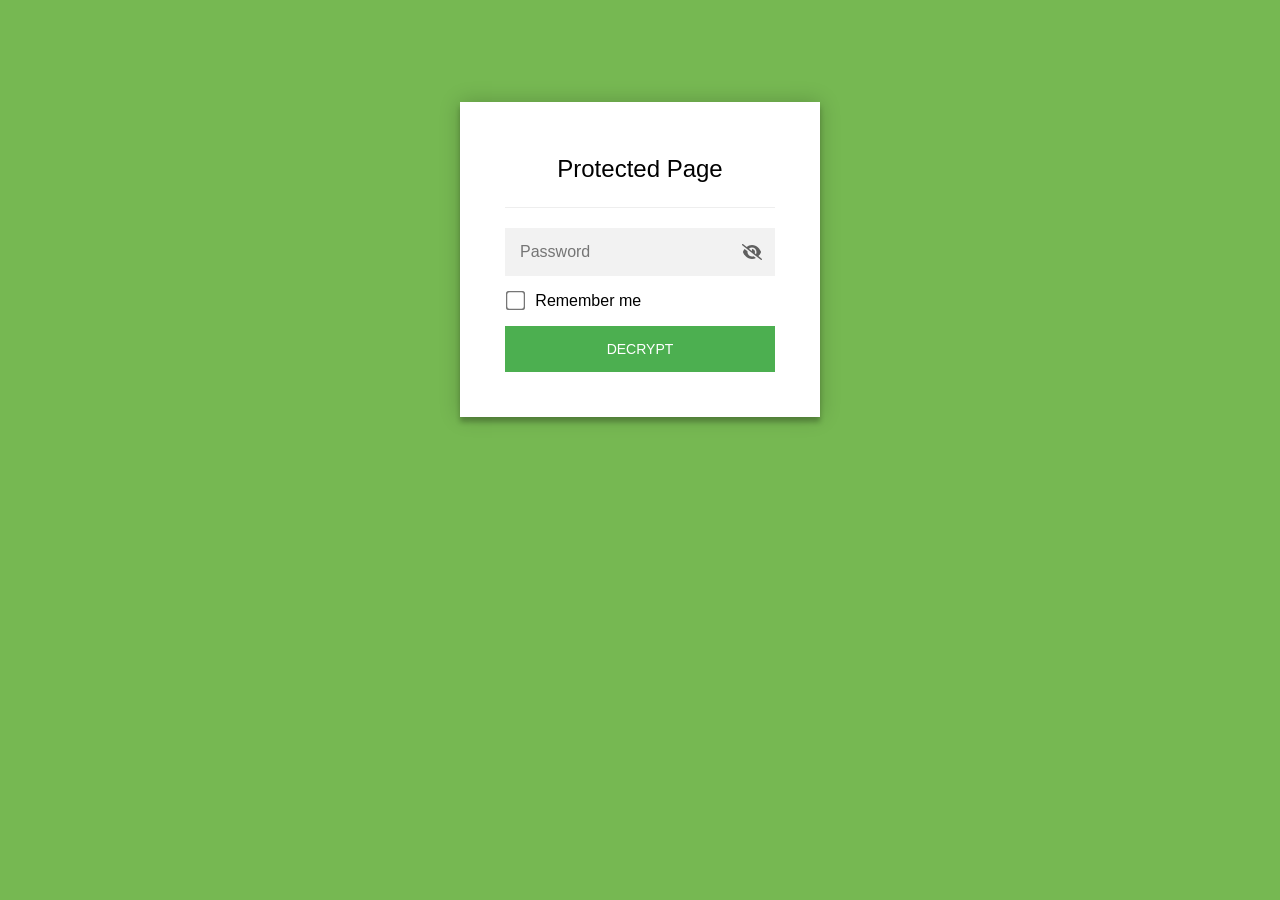
<file: Staff-Engineer-Path/index.html>
<!DOCTYPE html>
<html class="staticrypt-html">
    <head>
        <meta charset="utf-8" />
        <title>Protected Page</title>
        <meta name="viewport" content="width=device-width, initial-scale=1" />

        <!-- do not cache this page -->
        <meta http-equiv="cache-control" content="max-age=0" />
        <meta http-equiv="cache-control" content="no-cache" />
        <meta http-equiv="expires" content="0" />
        <meta http-equiv="expires" content="Tue, 01 Jan 1980 1:00:00 GMT" />
        <meta http-equiv="pragma" content="no-cache" />

        <style>
            .staticrypt-hr {
                margin-top: 20px;
                margin-bottom: 20px;
                border: 0;
                border-top: 1px solid #eee;
            }

            .staticrypt-page {
                width: 360px;
                padding: 8% 0 0;
                margin: auto;
                box-sizing: border-box;
            }

            .staticrypt-form {
                position: relative;
                z-index: 1;
                background: #ffffff;
                max-width: 360px;
                margin: 0 auto 100px;
                padding: 45px;
                text-align: center;
                box-shadow: 0 0 20px 0 rgba(0, 0, 0, 0.2), 0 5px 5px 0 rgba(0, 0, 0, 0.24);
            }

            .staticrypt-form input[type="password"],
            input[type="text"] {
                background: inherit;
                border: 0;
                box-sizing: border-box; /* This ensures padding is included in the total width */
                font-size: 14px;
                outline: 0;
                padding: 15px 30px 15px 15px; /* Adjust the padding to ensure there is space for the icon */
                width: 100%;
            }

            .staticrypt-password-container {
                position: relative;
                outline: 0;
                background: #f2f2f2;
                width: 100%;
                border: 0;
                margin: 0 0 15px;
                box-sizing: border-box;
            }

            .staticrypt-toggle-password-visibility {
                cursor: pointer;
                height: 20px;
                opacity: 60%;
                padding: 13px;
                position: absolute;
                right: 0;
                top: 50%;
                transform: translateY(-50%);
                width: 20px;
            }

            .staticrypt-form .staticrypt-decrypt-button {
                text-transform: uppercase;
                outline: 0;
                background: #4CAF50;
                width: 100%;
                border: 0;
                padding: 15px;
                color: #ffffff;
                font-size: 14px;
                cursor: pointer;
            }

            .staticrypt-form .staticrypt-decrypt-button:hover,
            .staticrypt-form .staticrypt-decrypt-button:active,
            .staticrypt-form .staticrypt-decrypt-button:focus {
                background: #4CAF50;
                filter: brightness(92%);
            }

            .staticrypt-html {
                height: 100%;
            }

            .staticrypt-body {
                height: 100%;
                margin: 0;
            }

            .staticrypt-content {
                height: 100%;
                margin-bottom: 1em;
                background: #76B852;
                font-family: "Arial", sans-serif;
                -webkit-font-smoothing: antialiased;
                -moz-osx-font-smoothing: grayscale;
            }

            .staticrypt-instructions {
                margin-top: -1em;
                margin-bottom: 1em;
            }

            .staticrypt-title {
                font-size: 1.5em;
            }

            label.staticrypt-remember {
                display: flex;
                align-items: center;
                margin-bottom: 1em;
            }

            .staticrypt-remember input[type="checkbox"] {
                transform: scale(1.5);
                margin-right: 1em;
            }

            .hidden {
                display: none !important;
            }

            .staticrypt-spinner-container {
                height: 100%;
                display: flex;
                align-items: center;
                justify-content: center;
            }

            .staticrypt-spinner {
                display: inline-block;
                width: 2rem;
                height: 2rem;
                vertical-align: text-bottom;
                border: 0.25em solid gray;
                border-right-color: transparent;
                border-radius: 50%;
                -webkit-animation: spinner-border 0.75s linear infinite;
                animation: spinner-border 0.75s linear infinite;
                animation-duration: 0.75s;
                animation-timing-function: linear;
                animation-delay: 0s;
                animation-iteration-count: infinite;
                animation-direction: normal;
                animation-fill-mode: none;
                animation-play-state: running;
                animation-name: spinner-border;
            }

            @keyframes spinner-border {
                100% {
                    transform: rotate(360deg);
                }
            }

            @media screen and (-webkit-min-device-pixel-ratio: 0) {
                .staticrypt-form input[type="password"],
                input[type="text"] {
                    font-size: 16px;
                }
            }
        </style>
    </head>

    <body class="staticrypt-body">
        <div id="staticrypt_loading" class="staticrypt-spinner-container">
            <div class="staticrypt-spinner"></div>
        </div>

        <div id="staticrypt_content" class="staticrypt-content hidden">
            <div class="staticrypt-page">
                <div class="staticrypt-form">
                    <div class="staticrypt-instructions">
                        <p class="staticrypt-title">Protected Page</p>
                        <p></p>
                    </div>

                    <hr class="staticrypt-hr" />

                    <form id="staticrypt-form" action="#" method="post">
                        <div class="staticrypt-password-container">
                            <input
                                id="staticrypt-password"
                                type="password"
                                name="password"
                                placeholder="Password"
                                autofocus
                            />

                            <img
                                class="staticrypt-toggle-password-visibility"
                                alt="Show password"
                                title="Show password"
                                src="[data-uri]"
                            />
                        </div>

                        <label id="staticrypt-remember-label" class="staticrypt-remember hidden">
                            <input id="staticrypt-remember" type="checkbox" name="remember" />
                            Remember me
                        </label>

                        <input type="submit" class="staticrypt-decrypt-button" value="DECRYPT" />
                    </form>
                </div>
            </div>
        </div>

        <script>
            // these variables will be filled when generating the file - the template format is 'variable_name'
            const staticryptInitiator = ((function(){
  const exports = {};
  const cryptoEngine = ((function(){
  const exports = {};
  const { subtle } = crypto;

const IV_BITS = 16 * 8;
const HEX_BITS = 4;
const ENCRYPTION_ALGO = "AES-CBC";

/**
 * Translates between utf8 encoded hexadecimal strings
 * and Uint8Array bytes.
 */
const HexEncoder = {
    /**
     * hex string -> bytes
     * @param {string} hexString
     * @returns {Uint8Array}
     */
    parse: function (hexString) {
        if (hexString.length % 2 !== 0) throw "Invalid hexString";
        const arrayBuffer = new Uint8Array(hexString.length / 2);

        for (let i = 0; i < hexString.length; i += 2) {
            const byteValue = parseInt(hexString.substring(i, i + 2), 16);
            if (isNaN(byteValue)) {
                throw "Invalid hexString";
            }
            arrayBuffer[i / 2] = byteValue;
        }
        return arrayBuffer;
    },

    /**
     * bytes -> hex string
     * @param {Uint8Array} bytes
     * @returns {string}
     */
    stringify: function (bytes) {
        const hexBytes = [];

        for (let i = 0; i < bytes.length; ++i) {
            let byteString = bytes[i].toString(16);
            if (byteString.length < 2) {
                byteString = "0" + byteString;
            }
            hexBytes.push(byteString);
        }
        return hexBytes.join("");
    },
};

/**
 * Translates between utf8 strings and Uint8Array bytes.
 */
const UTF8Encoder = {
    parse: function (str) {
        return new TextEncoder().encode(str);
    },

    stringify: function (bytes) {
        return new TextDecoder().decode(bytes);
    },
};

/**
 * Salt and encrypt a msg with a password.
 */
async function encrypt(msg, hashedPassword) {
    // Must be 16 bytes, unpredictable, and preferably cryptographically random. However, it need not be secret.
    // https://developer.mozilla.org/en-US/docs/Web/API/SubtleCrypto/encrypt#parameters
    const iv = crypto.getRandomValues(new Uint8Array(IV_BITS / 8));

    const key = await subtle.importKey("raw", HexEncoder.parse(hashedPassword), ENCRYPTION_ALGO, false, ["encrypt"]);

    const encrypted = await subtle.encrypt(
        {
            name: ENCRYPTION_ALGO,
            iv: iv,
        },
        key,
        UTF8Encoder.parse(msg)
    );

    // iv will be 32 hex characters, we prepend it to the ciphertext for use in decryption
    return HexEncoder.stringify(iv) + HexEncoder.stringify(new Uint8Array(encrypted));
}
exports.encrypt = encrypt;

/**
 * Decrypt a salted msg using a password.
 *
 * @param {string} encryptedMsg
 * @param {string} hashedPassword
 * @returns {Promise<string>}
 */
async function decrypt(encryptedMsg, hashedPassword) {
    const ivLength = IV_BITS / HEX_BITS;
    const iv = HexEncoder.parse(encryptedMsg.substring(0, ivLength));
    const encrypted = encryptedMsg.substring(ivLength);

    const key = await subtle.importKey("raw", HexEncoder.parse(hashedPassword), ENCRYPTION_ALGO, false, ["decrypt"]);

    const outBuffer = await subtle.decrypt(
        {
            name: ENCRYPTION_ALGO,
            iv: iv,
        },
        key,
        HexEncoder.parse(encrypted)
    );

    return UTF8Encoder.stringify(new Uint8Array(outBuffer));
}
exports.decrypt = decrypt;

/**
 * Salt and hash the password so it can be stored in localStorage without opening a password reuse vulnerability.
 *
 * @param {string} password
 * @param {string} salt
 * @returns {Promise<string>}
 */
async function hashPassword(password, salt) {
    // we hash the password in multiple steps, each adding more iterations. This is because we used to allow less
    // iterations, so for backward compatibility reasons, we need to support going from that to more iterations.
    let hashedPassword = await hashLegacyRound(password, salt);

    hashedPassword = await hashSecondRound(hashedPassword, salt);

    return hashThirdRound(hashedPassword, salt);
}
exports.hashPassword = hashPassword;

/**
 * This hashes the password with 1k iterations. This is a low number, we need this function to support backwards
 * compatibility.
 *
 * @param {string} password
 * @param {string} salt
 * @returns {Promise<string>}
 */
function hashLegacyRound(password, salt) {
    return pbkdf2(password, salt, 1000, "SHA-1");
}
exports.hashLegacyRound = hashLegacyRound;

/**
 * Add a second round of iterations. This is because we used to use 1k, so for backwards compatibility with
 * remember-me/autodecrypt links, we need to support going from that to more iterations.
 *
 * @param hashedPassword
 * @param salt
 * @returns {Promise<string>}
 */
function hashSecondRound(hashedPassword, salt) {
    return pbkdf2(hashedPassword, salt, 14000, "SHA-256");
}
exports.hashSecondRound = hashSecondRound;

/**
 * Add a third round of iterations to bring total number to 600k. This is because we used to use 1k, then 15k, so for
 * backwards compatibility with remember-me/autodecrypt links, we need to support going from that to more iterations.
 *
 * @param hashedPassword
 * @param salt
 * @returns {Promise<string>}
 */
function hashThirdRound(hashedPassword, salt) {
    return pbkdf2(hashedPassword, salt, 585000, "SHA-256");
}
exports.hashThirdRound = hashThirdRound;

/**
 * Salt and hash the password so it can be stored in localStorage without opening a password reuse vulnerability.
 *
 * @param {string} password
 * @param {string} salt
 * @param {int} iterations
 * @param {string} hashAlgorithm
 * @returns {Promise<string>}
 */
async function pbkdf2(password, salt, iterations, hashAlgorithm) {
    const key = await subtle.importKey("raw", UTF8Encoder.parse(password), "PBKDF2", false, ["deriveBits"]);

    const keyBytes = await subtle.deriveBits(
        {
            name: "PBKDF2",
            hash: hashAlgorithm,
            iterations,
            salt: UTF8Encoder.parse(salt),
        },
        key,
        256
    );

    return HexEncoder.stringify(new Uint8Array(keyBytes));
}

function generateRandomSalt() {
    const bytes = crypto.getRandomValues(new Uint8Array(128 / 8));

    return HexEncoder.stringify(new Uint8Array(bytes));
}
exports.generateRandomSalt = generateRandomSalt;

async function signMessage(hashedPassword, message) {
    const key = await subtle.importKey(
        "raw",
        HexEncoder.parse(hashedPassword),
        {
            name: "HMAC",
            hash: "SHA-256",
        },
        false,
        ["sign"]
    );
    const signature = await subtle.sign("HMAC", key, UTF8Encoder.parse(message));

    return HexEncoder.stringify(new Uint8Array(signature));
}
exports.signMessage = signMessage;

function getRandomAlphanum() {
    const possibleCharacters = "abcdefghijklmnopqrstuvwxyzABCDEFGHIJKLMNOPQRSTUVWXYZ0123456789";

    let byteArray;
    let parsedInt;

    // Keep generating new random bytes until we get a value that falls
    // within a range that can be evenly divided by possibleCharacters.length
    do {
        byteArray = crypto.getRandomValues(new Uint8Array(1));
        // extract the lowest byte to get an int from 0 to 255 (probably unnecessary, since we're only generating 1 byte)
        parsedInt = byteArray[0] & 0xff;
    } while (parsedInt >= 256 - (256 % possibleCharacters.length));

    // Take the modulo of the parsed integer to get a random number between 0 and totalLength - 1
    const randomIndex = parsedInt % possibleCharacters.length;

    return possibleCharacters[randomIndex];
}

/**
 * Generate a random string of a given length.
 *
 * @param {int} length
 * @returns {string}
 */
function generateRandomString(length) {
    let randomString = "";

    for (let i = 0; i < length; i++) {
        randomString += getRandomAlphanum();
    }

    return randomString;
}
exports.generateRandomString = generateRandomString;

  return exports;
})());
const codec = ((function(){
  const exports = {};
  /**
 * Initialize the codec with the provided cryptoEngine - this return functions to encode and decode messages.
 *
 * @param cryptoEngine - the engine to use for encryption / decryption
 */
function init(cryptoEngine) {
    const exports = {};

    /**
     * Top-level function for encoding a message.
     * Includes password hashing, encryption, and signing.
     *
     * @param {string} msg
     * @param {string} password
     * @param {string} salt
     *
     * @returns {string} The encoded text
     */
    async function encode(msg, password, salt) {
        const hashedPassword = await cryptoEngine.hashPassword(password, salt);

        const encrypted = await cryptoEngine.encrypt(msg, hashedPassword);

        // we use the hashed password in the HMAC because this is effectively what will be used a password (so we can store
        // it in localStorage safely, we don't use the clear text password)
        const hmac = await cryptoEngine.signMessage(hashedPassword, encrypted);

        return hmac + encrypted;
    }
    exports.encode = encode;

    /**
     * Encode using a password that has already been hashed. This is useful to encode multiple messages in a row, that way
     * we don't need to hash the password multiple times.
     *
     * @param {string} msg
     * @param {string} hashedPassword
     *
     * @returns {string} The encoded text
     */
    async function encodeWithHashedPassword(msg, hashedPassword) {
        const encrypted = await cryptoEngine.encrypt(msg, hashedPassword);

        // we use the hashed password in the HMAC because this is effectively what will be used a password (so we can store
        // it in localStorage safely, we don't use the clear text password)
        const hmac = await cryptoEngine.signMessage(hashedPassword, encrypted);

        return hmac + encrypted;
    }
    exports.encodeWithHashedPassword = encodeWithHashedPassword;

    /**
     * Top-level function for decoding a message.
     * Includes signature check and decryption.
     *
     * @param {string} signedMsg
     * @param {string} hashedPassword
     * @param {string} salt
     * @param {int} backwardCompatibleAttempt
     * @param {string} originalPassword
     *
     * @returns {Object} {success: true, decoded: string} | {success: false, message: string}
     */
    async function decode(signedMsg, hashedPassword, salt, backwardCompatibleAttempt = 0, originalPassword = "") {
        const encryptedHMAC = signedMsg.substring(0, 64);
        const encryptedMsg = signedMsg.substring(64);
        const decryptedHMAC = await cryptoEngine.signMessage(hashedPassword, encryptedMsg);

        if (decryptedHMAC !== encryptedHMAC) {
            // we have been raising the number of iterations in the hashing algorithm multiple times, so to support the old
            // remember-me/autodecrypt links we need to try bringing the old hashes up to speed.
            originalPassword = originalPassword || hashedPassword;
            if (backwardCompatibleAttempt === 0) {
                const updatedHashedPassword = await cryptoEngine.hashThirdRound(originalPassword, salt);

                return decode(signedMsg, updatedHashedPassword, salt, backwardCompatibleAttempt + 1, originalPassword);
            }
            if (backwardCompatibleAttempt === 1) {
                let updatedHashedPassword = await cryptoEngine.hashSecondRound(originalPassword, salt);
                updatedHashedPassword = await cryptoEngine.hashThirdRound(updatedHashedPassword, salt);

                return decode(signedMsg, updatedHashedPassword, salt, backwardCompatibleAttempt + 1, originalPassword);
            }

            return { success: false, message: "Signature mismatch" };
        }

        return {
            success: true,
            decoded: await cryptoEngine.decrypt(encryptedMsg, hashedPassword),
        };
    }
    exports.decode = decode;

    return exports;
}
exports.init = init;

  return exports;
})());
const decode = codec.init(cryptoEngine).decode;

/**
 * Initialize the staticrypt module, that exposes functions callbable by the password_template.
 *
 * @param {{
 *  staticryptEncryptedMsgUniqueVariableName: string,
 *  isRememberEnabled: boolean,
 *  rememberDurationInDays: number,
 *  staticryptSaltUniqueVariableName: string,
 * }} staticryptConfig - object of data that is stored on the password_template at encryption time.
 *
 * @param {{
 *  rememberExpirationKey: string,
 *  rememberPassphraseKey: string,
 *  replaceHtmlCallback: function,
 *  clearLocalStorageCallback: function,
 * }} templateConfig - object of data that can be configured by a custom password_template.
 */
function init(staticryptConfig, templateConfig) {
    const exports = {};

    /**
     * Decrypt our encrypted page, replace the whole HTML.
     *
     * @param {string} hashedPassword
     * @returns {Promise<boolean>}
     */
    async function decryptAndReplaceHtml(hashedPassword) {
        const { staticryptEncryptedMsgUniqueVariableName, staticryptSaltUniqueVariableName } = staticryptConfig;
        const { replaceHtmlCallback } = templateConfig;

        const result = await decode(
            staticryptEncryptedMsgUniqueVariableName,
            hashedPassword,
            staticryptSaltUniqueVariableName
        );
        if (!result.success) {
            return false;
        }
        const plainHTML = result.decoded;

        // if the user configured a callback call it, otherwise just replace the whole HTML
        if (typeof replaceHtmlCallback === "function") {
            replaceHtmlCallback(plainHTML);
        } else {
            document.write(plainHTML);
            document.close();
        }

        return true;
    }

    /**
     * Attempt to decrypt the page and replace the whole HTML.
     *
     * @param {string} password
     * @param {boolean} isRememberChecked
     *
     * @returns {Promise<{isSuccessful: boolean, hashedPassword?: string}>} - we return an object, so that if we want to
     *   expose more information in the future we can do it without breaking the password_template
     */
    async function handleDecryptionOfPage(password, isRememberChecked) {
        const { staticryptSaltUniqueVariableName } = staticryptConfig;

        // decrypt and replace the whole page
        const hashedPassword = await cryptoEngine.hashPassword(password, staticryptSaltUniqueVariableName);
        return handleDecryptionOfPageFromHash(hashedPassword, isRememberChecked);
    }
    exports.handleDecryptionOfPage = handleDecryptionOfPage;

    async function handleDecryptionOfPageFromHash(hashedPassword, isRememberChecked) {
        const { isRememberEnabled, rememberDurationInDays } = staticryptConfig;
        const { rememberExpirationKey, rememberPassphraseKey } = templateConfig;

        const isDecryptionSuccessful = await decryptAndReplaceHtml(hashedPassword);

        if (!isDecryptionSuccessful) {
            return {
                isSuccessful: false,
                hashedPassword,
            };
        }

        // remember the hashedPassword and set its expiration if necessary
        if (isRememberEnabled && isRememberChecked) {
            window.localStorage.setItem(rememberPassphraseKey, hashedPassword);

            // set the expiration if the duration isn't 0 (meaning no expiration)
            if (rememberDurationInDays > 0) {
                window.localStorage.setItem(
                    rememberExpirationKey,
                    (new Date().getTime() + rememberDurationInDays * 24 * 60 * 60 * 1000).toString()
                );
            }
        }

        return {
            isSuccessful: true,
            hashedPassword,
        };
    }
    exports.handleDecryptionOfPageFromHash = handleDecryptionOfPageFromHash;

    /**
     * Clear localstorage from staticrypt related values
     */
    function clearLocalStorage() {
        const { clearLocalStorageCallback, rememberExpirationKey, rememberPassphraseKey } = templateConfig;

        if (typeof clearLocalStorageCallback === "function") {
            clearLocalStorageCallback();
        } else {
            localStorage.removeItem(rememberPassphraseKey);
            localStorage.removeItem(rememberExpirationKey);
        }
    }

    async function handleDecryptOnLoad() {
        let isSuccessful = await decryptOnLoadFromUrl();

        if (!isSuccessful) {
            isSuccessful = await decryptOnLoadFromRememberMe();
        }

        return { isSuccessful };
    }
    exports.handleDecryptOnLoad = handleDecryptOnLoad;

    /**
     * Clear storage if we are logging out
     *
     * @returns {boolean} - whether we logged out
     */
    function logoutIfNeeded() {
        const logoutKey = "staticrypt_logout";

        // handle logout through query param
        const queryParams = new URLSearchParams(window.location.search);
        if (queryParams.has(logoutKey)) {
            clearLocalStorage();
            return true;
        }

        // handle logout through URL fragment
        const hash = window.location.hash.substring(1);
        if (hash.includes(logoutKey)) {
            clearLocalStorage();
            return true;
        }

        return false;
    }

    /**
     * To be called on load: check if we want to try to decrypt and replace the HTML with the decrypted content, and
     * try to do it if needed.
     *
     * @returns {Promise<boolean>} true if we derypted and replaced the whole page, false otherwise
     */
    async function decryptOnLoadFromRememberMe() {
        const { rememberDurationInDays } = staticryptConfig;
        const { rememberExpirationKey, rememberPassphraseKey } = templateConfig;

        // if we are login out, terminate
        if (logoutIfNeeded()) {
            return false;
        }

        // if there is expiration configured, check if we're not beyond the expiration
        if (rememberDurationInDays && rememberDurationInDays > 0) {
            const expiration = localStorage.getItem(rememberExpirationKey),
                isExpired = expiration && new Date().getTime() > parseInt(expiration);

            if (isExpired) {
                clearLocalStorage();
                return false;
            }
        }

        const hashedPassword = localStorage.getItem(rememberPassphraseKey);

        if (hashedPassword) {
            // try to decrypt
            const isDecryptionSuccessful = await decryptAndReplaceHtml(hashedPassword);

            // if the decryption is unsuccessful the password might be wrong - silently clear the saved data and let
            // the user fill the password form again
            if (!isDecryptionSuccessful) {
                clearLocalStorage();
                return false;
            }

            return true;
        }

        return false;
    }

    async function decryptOnLoadFromUrl() {
        const passwordKey = "staticrypt_pwd";
        const rememberMeKey = "remember_me";

        // try to get the password from the query param (for backward compatibility - we now want to avoid this method,
        // since it sends the hashed password to the server which isn't needed)
        const queryParams = new URLSearchParams(window.location.search);
        const hashedPasswordQuery = queryParams.get(passwordKey);
        const rememberMeQuery = queryParams.get(rememberMeKey);

        const urlFragment = window.location.hash.substring(1);
        // get the password from the url fragment
        const hashedPasswordRegexMatch = urlFragment.match(new RegExp(passwordKey + "=([^&]*)"));
        const hashedPasswordFragment = hashedPasswordRegexMatch ? hashedPasswordRegexMatch[1] : null;
        const rememberMeFragment = urlFragment.includes(rememberMeKey);

        const hashedPassword = hashedPasswordFragment || hashedPasswordQuery;
        const rememberMe = rememberMeFragment || rememberMeQuery;

        if (hashedPassword) {
            return handleDecryptionOfPageFromHash(hashedPassword, rememberMe);
        }

        return false;
    }

    return exports;
}
exports.init = init;

  return exports;
})());
            const templateError = "Bad password!",
                templateToggleAltShow = "Show password",
                templateToggleAltHide = "Hide password",
                isRememberEnabled = true,
                staticryptConfig = {"staticryptEncryptedMsgUniqueVariableName":"[base64]","isRememberEnabled":true,"rememberDurationInDays":0,"staticryptSaltUniqueVariableName":"00f5a8970132927f518f8004855608c0"};

            // you can edit these values to customize some of the behavior of StatiCrypt
            const templateConfig = {
                rememberExpirationKey: "staticrypt_expiration",
                rememberPassphraseKey: "staticrypt_passphrase",
                replaceHtmlCallback: null,
                clearLocalStorageCallback: null,
            };

            // init the staticrypt engine
            const staticrypt = staticryptInitiator.init(staticryptConfig, templateConfig);

            // try to automatically decrypt on load if there is a saved password
            window.onload = async function () {
                const { isSuccessful } = await staticrypt.handleDecryptOnLoad();

                // if we didn't decrypt anything on load, show the password prompt. Otherwise the content has already been
                // replaced, no need to do anything
                if (!isSuccessful) {
                    // hide loading screen
                    document.getElementById("staticrypt_loading").classList.add("hidden");
                    document.getElementById("staticrypt_content").classList.remove("hidden");
                    document.getElementById("staticrypt-password").focus();

                    // show the remember me checkbox
                    if (isRememberEnabled) {
                        document.getElementById("staticrypt-remember-label").classList.remove("hidden");
                    }
                }
            };

            // toggle password visibility
            const toggleIcon = document.querySelector(".staticrypt-toggle-password-visibility");
            // these two icons are coming from FontAwesome
            const imgSrcEyeClosed =
                "[data-uri]";
            const imgSrcEyeOpened =
                "[data-uri]";
            toggleIcon.addEventListener("click", function () {
                const passwordInput = document.getElementById("staticrypt-password");
                if (passwordInput.type === "password") {
                    passwordInput.type = "text";
                    toggleIcon.src = imgSrcEyeOpened;
                    toggleIcon.alt = templateToggleAltHide;
                    toggleIcon.title = templateToggleAltHide;
                } else {
                    passwordInput.type = "password";
                    toggleIcon.src = imgSrcEyeClosed;
                    toggleIcon.alt = templateToggleAltShow;
                    toggleIcon.title = templateToggleAltShow;
                }
            });

            // handle password form submission
            document.getElementById("staticrypt-form").addEventListener("submit", async function (e) {
                e.preventDefault();

                const password = document.getElementById("staticrypt-password").value,
                    isRememberChecked = document.getElementById("staticrypt-remember").checked;

                const { isSuccessful } = await staticrypt.handleDecryptionOfPage(password, isRememberChecked);

                if (!isSuccessful) {
                    alert(templateError);
                }
            });
        </script>
    </body>
</html>
</file>
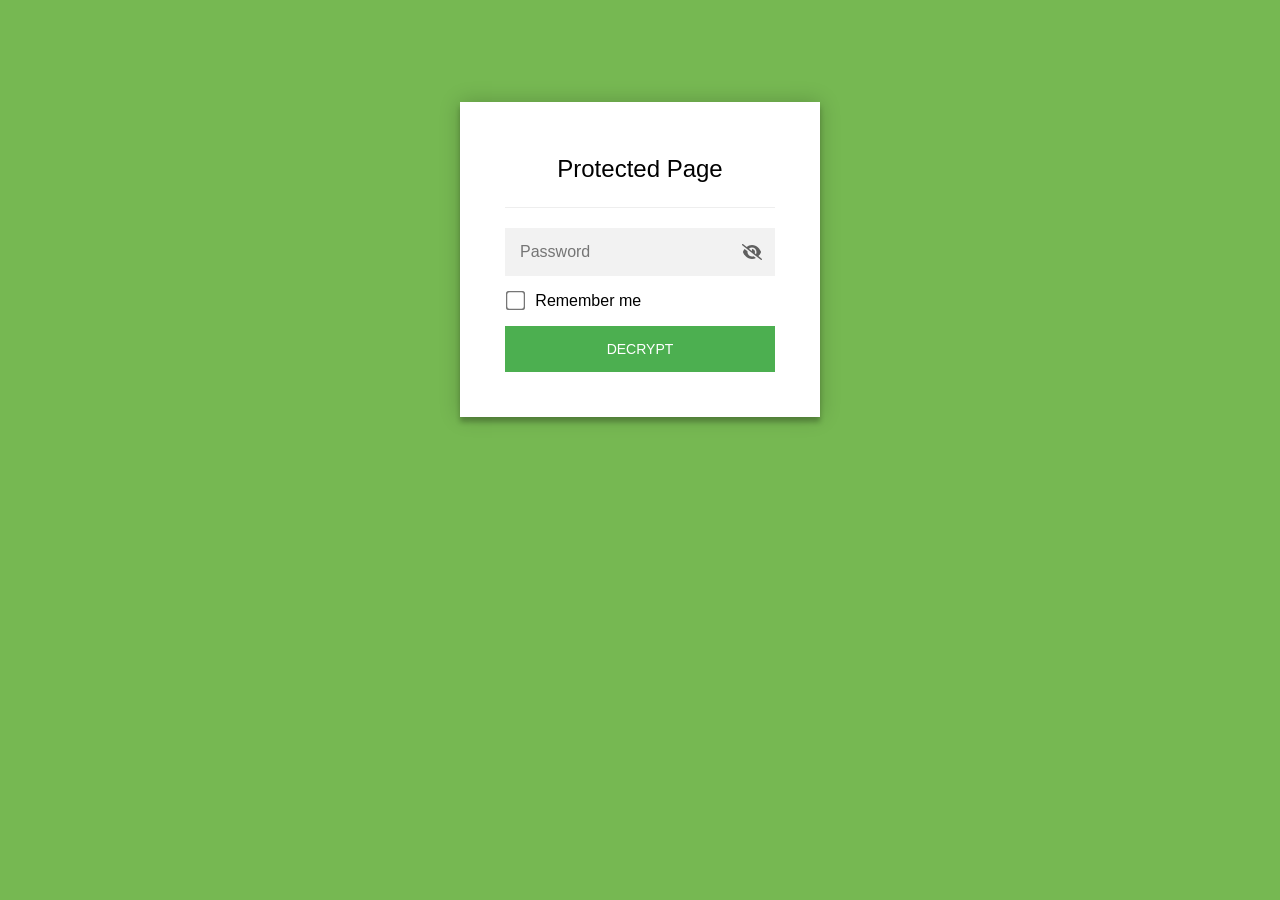
<file: Staff-Engineer-Path/index2.html>
<!DOCTYPE html>
<html class="staticrypt-html">
    <head>
        <meta charset="utf-8" />
        <title>Protected Page</title>
        <meta name="viewport" content="width=device-width, initial-scale=1" />

        <!-- do not cache this page -->
        <meta http-equiv="cache-control" content="max-age=0" />
        <meta http-equiv="cache-control" content="no-cache" />
        <meta http-equiv="expires" content="0" />
        <meta http-equiv="expires" content="Tue, 01 Jan 1980 1:00:00 GMT" />
        <meta http-equiv="pragma" content="no-cache" />

        <style>
            .staticrypt-hr {
                margin-top: 20px;
                margin-bottom: 20px;
                border: 0;
                border-top: 1px solid #eee;
            }

            .staticrypt-page {
                width: 360px;
                padding: 8% 0 0;
                margin: auto;
                box-sizing: border-box;
            }

            .staticrypt-form {
                position: relative;
                z-index: 1;
                background: #ffffff;
                max-width: 360px;
                margin: 0 auto 100px;
                padding: 45px;
                text-align: center;
                box-shadow: 0 0 20px 0 rgba(0, 0, 0, 0.2), 0 5px 5px 0 rgba(0, 0, 0, 0.24);
            }

            .staticrypt-form input[type="password"],
            input[type="text"] {
                background: inherit;
                border: 0;
                box-sizing: border-box; /* This ensures padding is included in the total width */
                font-size: 14px;
                outline: 0;
                padding: 15px 30px 15px 15px; /* Adjust the padding to ensure there is space for the icon */
                width: 100%;
            }

            .staticrypt-password-container {
                position: relative;
                outline: 0;
                background: #f2f2f2;
                width: 100%;
                border: 0;
                margin: 0 0 15px;
                box-sizing: border-box;
            }

            .staticrypt-toggle-password-visibility {
                cursor: pointer;
                height: 20px;
                opacity: 60%;
                padding: 13px;
                position: absolute;
                right: 0;
                top: 50%;
                transform: translateY(-50%);
                width: 20px;
            }

            .staticrypt-form .staticrypt-decrypt-button {
                text-transform: uppercase;
                outline: 0;
                background: #4CAF50;
                width: 100%;
                border: 0;
                padding: 15px;
                color: #ffffff;
                font-size: 14px;
                cursor: pointer;
            }

            .staticrypt-form .staticrypt-decrypt-button:hover,
            .staticrypt-form .staticrypt-decrypt-button:active,
            .staticrypt-form .staticrypt-decrypt-button:focus {
                background: #4CAF50;
                filter: brightness(92%);
            }

            .staticrypt-html {
                height: 100%;
            }

            .staticrypt-body {
                height: 100%;
                margin: 0;
            }

            .staticrypt-content {
                height: 100%;
                margin-bottom: 1em;
                background: #76B852;
                font-family: "Arial", sans-serif;
                -webkit-font-smoothing: antialiased;
                -moz-osx-font-smoothing: grayscale;
            }

            .staticrypt-instructions {
                margin-top: -1em;
                margin-bottom: 1em;
            }

            .staticrypt-title {
                font-size: 1.5em;
            }

            label.staticrypt-remember {
                display: flex;
                align-items: center;
                margin-bottom: 1em;
            }

            .staticrypt-remember input[type="checkbox"] {
                transform: scale(1.5);
                margin-right: 1em;
            }

            .hidden {
                display: none !important;
            }

            .staticrypt-spinner-container {
                height: 100%;
                display: flex;
                align-items: center;
                justify-content: center;
            }

            .staticrypt-spinner {
                display: inline-block;
                width: 2rem;
                height: 2rem;
                vertical-align: text-bottom;
                border: 0.25em solid gray;
                border-right-color: transparent;
                border-radius: 50%;
                -webkit-animation: spinner-border 0.75s linear infinite;
                animation: spinner-border 0.75s linear infinite;
                animation-duration: 0.75s;
                animation-timing-function: linear;
                animation-delay: 0s;
                animation-iteration-count: infinite;
                animation-direction: normal;
                animation-fill-mode: none;
                animation-play-state: running;
                animation-name: spinner-border;
            }

            @keyframes spinner-border {
                100% {
                    transform: rotate(360deg);
                }
            }

            @media screen and (-webkit-min-device-pixel-ratio: 0) {
                .staticrypt-form input[type="password"],
                input[type="text"] {
                    font-size: 16px;
                }
            }
        </style>
    </head>

    <body class="staticrypt-body">
        <div id="staticrypt_loading" class="staticrypt-spinner-container">
            <div class="staticrypt-spinner"></div>
        </div>

        <div id="staticrypt_content" class="staticrypt-content hidden">
            <div class="staticrypt-page">
                <div class="staticrypt-form">
                    <div class="staticrypt-instructions">
                        <p class="staticrypt-title">Protected Page</p>
                        <p></p>
                    </div>

                    <hr class="staticrypt-hr" />

                    <form id="staticrypt-form" action="#" method="post">
                        <div class="staticrypt-password-container">
                            <input
                                id="staticrypt-password"
                                type="password"
                                name="password"
                                placeholder="Password"
                                autofocus
                            />

                            <img
                                class="staticrypt-toggle-password-visibility"
                                alt="Show password"
                                title="Show password"
                                src="[data-uri]"
                            />
                        </div>

                        <label id="staticrypt-remember-label" class="staticrypt-remember hidden">
                            <input id="staticrypt-remember" type="checkbox" name="remember" />
                            Remember me
                        </label>

                        <input type="submit" class="staticrypt-decrypt-button" value="DECRYPT" />
                    </form>
                </div>
            </div>
        </div>

        <script>
            // these variables will be filled when generating the file - the template format is 'variable_name'
            const staticryptInitiator = ((function(){
  const exports = {};
  const cryptoEngine = ((function(){
  const exports = {};
  const { subtle } = crypto;

const IV_BITS = 16 * 8;
const HEX_BITS = 4;
const ENCRYPTION_ALGO = "AES-CBC";

/**
 * Translates between utf8 encoded hexadecimal strings
 * and Uint8Array bytes.
 */
const HexEncoder = {
    /**
     * hex string -> bytes
     * @param {string} hexString
     * @returns {Uint8Array}
     */
    parse: function (hexString) {
        if (hexString.length % 2 !== 0) throw "Invalid hexString";
        const arrayBuffer = new Uint8Array(hexString.length / 2);

        for (let i = 0; i < hexString.length; i += 2) {
            const byteValue = parseInt(hexString.substring(i, i + 2), 16);
            if (isNaN(byteValue)) {
                throw "Invalid hexString";
            }
            arrayBuffer[i / 2] = byteValue;
        }
        return arrayBuffer;
    },

    /**
     * bytes -> hex string
     * @param {Uint8Array} bytes
     * @returns {string}
     */
    stringify: function (bytes) {
        const hexBytes = [];

        for (let i = 0; i < bytes.length; ++i) {
            let byteString = bytes[i].toString(16);
            if (byteString.length < 2) {
                byteString = "0" + byteString;
            }
            hexBytes.push(byteString);
        }
        return hexBytes.join("");
    },
};

/**
 * Translates between utf8 strings and Uint8Array bytes.
 */
const UTF8Encoder = {
    parse: function (str) {
        return new TextEncoder().encode(str);
    },

    stringify: function (bytes) {
        return new TextDecoder().decode(bytes);
    },
};

/**
 * Salt and encrypt a msg with a password.
 */
async function encrypt(msg, hashedPassword) {
    // Must be 16 bytes, unpredictable, and preferably cryptographically random. However, it need not be secret.
    // https://developer.mozilla.org/en-US/docs/Web/API/SubtleCrypto/encrypt#parameters
    const iv = crypto.getRandomValues(new Uint8Array(IV_BITS / 8));

    const key = await subtle.importKey("raw", HexEncoder.parse(hashedPassword), ENCRYPTION_ALGO, false, ["encrypt"]);

    const encrypted = await subtle.encrypt(
        {
            name: ENCRYPTION_ALGO,
            iv: iv,
        },
        key,
        UTF8Encoder.parse(msg)
    );

    // iv will be 32 hex characters, we prepend it to the ciphertext for use in decryption
    return HexEncoder.stringify(iv) + HexEncoder.stringify(new Uint8Array(encrypted));
}
exports.encrypt = encrypt;

/**
 * Decrypt a salted msg using a password.
 *
 * @param {string} encryptedMsg
 * @param {string} hashedPassword
 * @returns {Promise<string>}
 */
async function decrypt(encryptedMsg, hashedPassword) {
    const ivLength = IV_BITS / HEX_BITS;
    const iv = HexEncoder.parse(encryptedMsg.substring(0, ivLength));
    const encrypted = encryptedMsg.substring(ivLength);

    const key = await subtle.importKey("raw", HexEncoder.parse(hashedPassword), ENCRYPTION_ALGO, false, ["decrypt"]);

    const outBuffer = await subtle.decrypt(
        {
            name: ENCRYPTION_ALGO,
            iv: iv,
        },
        key,
        HexEncoder.parse(encrypted)
    );

    return UTF8Encoder.stringify(new Uint8Array(outBuffer));
}
exports.decrypt = decrypt;

/**
 * Salt and hash the password so it can be stored in localStorage without opening a password reuse vulnerability.
 *
 * @param {string} password
 * @param {string} salt
 * @returns {Promise<string>}
 */
async function hashPassword(password, salt) {
    // we hash the password in multiple steps, each adding more iterations. This is because we used to allow less
    // iterations, so for backward compatibility reasons, we need to support going from that to more iterations.
    let hashedPassword = await hashLegacyRound(password, salt);

    hashedPassword = await hashSecondRound(hashedPassword, salt);

    return hashThirdRound(hashedPassword, salt);
}
exports.hashPassword = hashPassword;

/**
 * This hashes the password with 1k iterations. This is a low number, we need this function to support backwards
 * compatibility.
 *
 * @param {string} password
 * @param {string} salt
 * @returns {Promise<string>}
 */
function hashLegacyRound(password, salt) {
    return pbkdf2(password, salt, 1000, "SHA-1");
}
exports.hashLegacyRound = hashLegacyRound;

/**
 * Add a second round of iterations. This is because we used to use 1k, so for backwards compatibility with
 * remember-me/autodecrypt links, we need to support going from that to more iterations.
 *
 * @param hashedPassword
 * @param salt
 * @returns {Promise<string>}
 */
function hashSecondRound(hashedPassword, salt) {
    return pbkdf2(hashedPassword, salt, 14000, "SHA-256");
}
exports.hashSecondRound = hashSecondRound;

/**
 * Add a third round of iterations to bring total number to 600k. This is because we used to use 1k, then 15k, so for
 * backwards compatibility with remember-me/autodecrypt links, we need to support going from that to more iterations.
 *
 * @param hashedPassword
 * @param salt
 * @returns {Promise<string>}
 */
function hashThirdRound(hashedPassword, salt) {
    return pbkdf2(hashedPassword, salt, 585000, "SHA-256");
}
exports.hashThirdRound = hashThirdRound;

/**
 * Salt and hash the password so it can be stored in localStorage without opening a password reuse vulnerability.
 *
 * @param {string} password
 * @param {string} salt
 * @param {int} iterations
 * @param {string} hashAlgorithm
 * @returns {Promise<string>}
 */
async function pbkdf2(password, salt, iterations, hashAlgorithm) {
    const key = await subtle.importKey("raw", UTF8Encoder.parse(password), "PBKDF2", false, ["deriveBits"]);

    const keyBytes = await subtle.deriveBits(
        {
            name: "PBKDF2",
            hash: hashAlgorithm,
            iterations,
            salt: UTF8Encoder.parse(salt),
        },
        key,
        256
    );

    return HexEncoder.stringify(new Uint8Array(keyBytes));
}

function generateRandomSalt() {
    const bytes = crypto.getRandomValues(new Uint8Array(128 / 8));

    return HexEncoder.stringify(new Uint8Array(bytes));
}
exports.generateRandomSalt = generateRandomSalt;

async function signMessage(hashedPassword, message) {
    const key = await subtle.importKey(
        "raw",
        HexEncoder.parse(hashedPassword),
        {
            name: "HMAC",
            hash: "SHA-256",
        },
        false,
        ["sign"]
    );
    const signature = await subtle.sign("HMAC", key, UTF8Encoder.parse(message));

    return HexEncoder.stringify(new Uint8Array(signature));
}
exports.signMessage = signMessage;

function getRandomAlphanum() {
    const possibleCharacters = "abcdefghijklmnopqrstuvwxyzABCDEFGHIJKLMNOPQRSTUVWXYZ0123456789";

    let byteArray;
    let parsedInt;

    // Keep generating new random bytes until we get a value that falls
    // within a range that can be evenly divided by possibleCharacters.length
    do {
        byteArray = crypto.getRandomValues(new Uint8Array(1));
        // extract the lowest byte to get an int from 0 to 255 (probably unnecessary, since we're only generating 1 byte)
        parsedInt = byteArray[0] & 0xff;
    } while (parsedInt >= 256 - (256 % possibleCharacters.length));

    // Take the modulo of the parsed integer to get a random number between 0 and totalLength - 1
    const randomIndex = parsedInt % possibleCharacters.length;

    return possibleCharacters[randomIndex];
}

/**
 * Generate a random string of a given length.
 *
 * @param {int} length
 * @returns {string}
 */
function generateRandomString(length) {
    let randomString = "";

    for (let i = 0; i < length; i++) {
        randomString += getRandomAlphanum();
    }

    return randomString;
}
exports.generateRandomString = generateRandomString;

  return exports;
})());
const codec = ((function(){
  const exports = {};
  /**
 * Initialize the codec with the provided cryptoEngine - this return functions to encode and decode messages.
 *
 * @param cryptoEngine - the engine to use for encryption / decryption
 */
function init(cryptoEngine) {
    const exports = {};

    /**
     * Top-level function for encoding a message.
     * Includes password hashing, encryption, and signing.
     *
     * @param {string} msg
     * @param {string} password
     * @param {string} salt
     *
     * @returns {string} The encoded text
     */
    async function encode(msg, password, salt) {
        const hashedPassword = await cryptoEngine.hashPassword(password, salt);

        const encrypted = await cryptoEngine.encrypt(msg, hashedPassword);

        // we use the hashed password in the HMAC because this is effectively what will be used a password (so we can store
        // it in localStorage safely, we don't use the clear text password)
        const hmac = await cryptoEngine.signMessage(hashedPassword, encrypted);

        return hmac + encrypted;
    }
    exports.encode = encode;

    /**
     * Encode using a password that has already been hashed. This is useful to encode multiple messages in a row, that way
     * we don't need to hash the password multiple times.
     *
     * @param {string} msg
     * @param {string} hashedPassword
     *
     * @returns {string} The encoded text
     */
    async function encodeWithHashedPassword(msg, hashedPassword) {
        const encrypted = await cryptoEngine.encrypt(msg, hashedPassword);

        // we use the hashed password in the HMAC because this is effectively what will be used a password (so we can store
        // it in localStorage safely, we don't use the clear text password)
        const hmac = await cryptoEngine.signMessage(hashedPassword, encrypted);

        return hmac + encrypted;
    }
    exports.encodeWithHashedPassword = encodeWithHashedPassword;

    /**
     * Top-level function for decoding a message.
     * Includes signature check and decryption.
     *
     * @param {string} signedMsg
     * @param {string} hashedPassword
     * @param {string} salt
     * @param {int} backwardCompatibleAttempt
     * @param {string} originalPassword
     *
     * @returns {Object} {success: true, decoded: string} | {success: false, message: string}
     */
    async function decode(signedMsg, hashedPassword, salt, backwardCompatibleAttempt = 0, originalPassword = "") {
        const encryptedHMAC = signedMsg.substring(0, 64);
        const encryptedMsg = signedMsg.substring(64);
        const decryptedHMAC = await cryptoEngine.signMessage(hashedPassword, encryptedMsg);

        if (decryptedHMAC !== encryptedHMAC) {
            // we have been raising the number of iterations in the hashing algorithm multiple times, so to support the old
            // remember-me/autodecrypt links we need to try bringing the old hashes up to speed.
            originalPassword = originalPassword || hashedPassword;
            if (backwardCompatibleAttempt === 0) {
                const updatedHashedPassword = await cryptoEngine.hashThirdRound(originalPassword, salt);

                return decode(signedMsg, updatedHashedPassword, salt, backwardCompatibleAttempt + 1, originalPassword);
            }
            if (backwardCompatibleAttempt === 1) {
                let updatedHashedPassword = await cryptoEngine.hashSecondRound(originalPassword, salt);
                updatedHashedPassword = await cryptoEngine.hashThirdRound(updatedHashedPassword, salt);

                return decode(signedMsg, updatedHashedPassword, salt, backwardCompatibleAttempt + 1, originalPassword);
            }

            return { success: false, message: "Signature mismatch" };
        }

        return {
            success: true,
            decoded: await cryptoEngine.decrypt(encryptedMsg, hashedPassword),
        };
    }
    exports.decode = decode;

    return exports;
}
exports.init = init;

  return exports;
})());
const decode = codec.init(cryptoEngine).decode;

/**
 * Initialize the staticrypt module, that exposes functions callbable by the password_template.
 *
 * @param {{
 *  staticryptEncryptedMsgUniqueVariableName: string,
 *  isRememberEnabled: boolean,
 *  rememberDurationInDays: number,
 *  staticryptSaltUniqueVariableName: string,
 * }} staticryptConfig - object of data that is stored on the password_template at encryption time.
 *
 * @param {{
 *  rememberExpirationKey: string,
 *  rememberPassphraseKey: string,
 *  replaceHtmlCallback: function,
 *  clearLocalStorageCallback: function,
 * }} templateConfig - object of data that can be configured by a custom password_template.
 */
function init(staticryptConfig, templateConfig) {
    const exports = {};

    /**
     * Decrypt our encrypted page, replace the whole HTML.
     *
     * @param {string} hashedPassword
     * @returns {Promise<boolean>}
     */
    async function decryptAndReplaceHtml(hashedPassword) {
        const { staticryptEncryptedMsgUniqueVariableName, staticryptSaltUniqueVariableName } = staticryptConfig;
        const { replaceHtmlCallback } = templateConfig;

        const result = await decode(
            staticryptEncryptedMsgUniqueVariableName,
            hashedPassword,
            staticryptSaltUniqueVariableName
        );
        if (!result.success) {
            return false;
        }
        const plainHTML = result.decoded;

        // if the user configured a callback call it, otherwise just replace the whole HTML
        if (typeof replaceHtmlCallback === "function") {
            replaceHtmlCallback(plainHTML);
        } else {
            document.write(plainHTML);
            document.close();
        }

        return true;
    }

    /**
     * Attempt to decrypt the page and replace the whole HTML.
     *
     * @param {string} password
     * @param {boolean} isRememberChecked
     *
     * @returns {Promise<{isSuccessful: boolean, hashedPassword?: string}>} - we return an object, so that if we want to
     *   expose more information in the future we can do it without breaking the password_template
     */
    async function handleDecryptionOfPage(password, isRememberChecked) {
        const { staticryptSaltUniqueVariableName } = staticryptConfig;

        // decrypt and replace the whole page
        const hashedPassword = await cryptoEngine.hashPassword(password, staticryptSaltUniqueVariableName);
        return handleDecryptionOfPageFromHash(hashedPassword, isRememberChecked);
    }
    exports.handleDecryptionOfPage = handleDecryptionOfPage;

    async function handleDecryptionOfPageFromHash(hashedPassword, isRememberChecked) {
        const { isRememberEnabled, rememberDurationInDays } = staticryptConfig;
        const { rememberExpirationKey, rememberPassphraseKey } = templateConfig;

        const isDecryptionSuccessful = await decryptAndReplaceHtml(hashedPassword);

        if (!isDecryptionSuccessful) {
            return {
                isSuccessful: false,
                hashedPassword,
            };
        }

        // remember the hashedPassword and set its expiration if necessary
        if (isRememberEnabled && isRememberChecked) {
            window.localStorage.setItem(rememberPassphraseKey, hashedPassword);

            // set the expiration if the duration isn't 0 (meaning no expiration)
            if (rememberDurationInDays > 0) {
                window.localStorage.setItem(
                    rememberExpirationKey,
                    (new Date().getTime() + rememberDurationInDays * 24 * 60 * 60 * 1000).toString()
                );
            }
        }

        return {
            isSuccessful: true,
            hashedPassword,
        };
    }
    exports.handleDecryptionOfPageFromHash = handleDecryptionOfPageFromHash;

    /**
     * Clear localstorage from staticrypt related values
     */
    function clearLocalStorage() {
        const { clearLocalStorageCallback, rememberExpirationKey, rememberPassphraseKey } = templateConfig;

        if (typeof clearLocalStorageCallback === "function") {
            clearLocalStorageCallback();
        } else {
            localStorage.removeItem(rememberPassphraseKey);
            localStorage.removeItem(rememberExpirationKey);
        }
    }

    async function handleDecryptOnLoad() {
        let isSuccessful = await decryptOnLoadFromUrl();

        if (!isSuccessful) {
            isSuccessful = await decryptOnLoadFromRememberMe();
        }

        return { isSuccessful };
    }
    exports.handleDecryptOnLoad = handleDecryptOnLoad;

    /**
     * Clear storage if we are logging out
     *
     * @returns {boolean} - whether we logged out
     */
    function logoutIfNeeded() {
        const logoutKey = "staticrypt_logout";

        // handle logout through query param
        const queryParams = new URLSearchParams(window.location.search);
        if (queryParams.has(logoutKey)) {
            clearLocalStorage();
            return true;
        }

        // handle logout through URL fragment
        const hash = window.location.hash.substring(1);
        if (hash.includes(logoutKey)) {
            clearLocalStorage();
            return true;
        }

        return false;
    }

    /**
     * To be called on load: check if we want to try to decrypt and replace the HTML with the decrypted content, and
     * try to do it if needed.
     *
     * @returns {Promise<boolean>} true if we derypted and replaced the whole page, false otherwise
     */
    async function decryptOnLoadFromRememberMe() {
        const { rememberDurationInDays } = staticryptConfig;
        const { rememberExpirationKey, rememberPassphraseKey } = templateConfig;

        // if we are login out, terminate
        if (logoutIfNeeded()) {
            return false;
        }

        // if there is expiration configured, check if we're not beyond the expiration
        if (rememberDurationInDays && rememberDurationInDays > 0) {
            const expiration = localStorage.getItem(rememberExpirationKey),
                isExpired = expiration && new Date().getTime() > parseInt(expiration);

            if (isExpired) {
                clearLocalStorage();
                return false;
            }
        }

        const hashedPassword = localStorage.getItem(rememberPassphraseKey);

        if (hashedPassword) {
            // try to decrypt
            const isDecryptionSuccessful = await decryptAndReplaceHtml(hashedPassword);

            // if the decryption is unsuccessful the password might be wrong - silently clear the saved data and let
            // the user fill the password form again
            if (!isDecryptionSuccessful) {
                clearLocalStorage();
                return false;
            }

            return true;
        }

        return false;
    }

    async function decryptOnLoadFromUrl() {
        const passwordKey = "staticrypt_pwd";
        const rememberMeKey = "remember_me";

        // try to get the password from the query param (for backward compatibility - we now want to avoid this method,
        // since it sends the hashed password to the server which isn't needed)
        const queryParams = new URLSearchParams(window.location.search);
        const hashedPasswordQuery = queryParams.get(passwordKey);
        const rememberMeQuery = queryParams.get(rememberMeKey);

        const urlFragment = window.location.hash.substring(1);
        // get the password from the url fragment
        const hashedPasswordRegexMatch = urlFragment.match(new RegExp(passwordKey + "=([^&]*)"));
        const hashedPasswordFragment = hashedPasswordRegexMatch ? hashedPasswordRegexMatch[1] : null;
        const rememberMeFragment = urlFragment.includes(rememberMeKey);

        const hashedPassword = hashedPasswordFragment || hashedPasswordQuery;
        const rememberMe = rememberMeFragment || rememberMeQuery;

        if (hashedPassword) {
            return handleDecryptionOfPageFromHash(hashedPassword, rememberMe);
        }

        return false;
    }

    return exports;
}
exports.init = init;

  return exports;
})());
            const templateError = "Bad password!",
                templateToggleAltShow = "Show password",
                templateToggleAltHide = "Hide password",
                isRememberEnabled = true,
                staticryptConfig = {"staticryptEncryptedMsgUniqueVariableName":"[base64]","isRememberEnabled":true,"rememberDurationInDays":0,"staticryptSaltUniqueVariableName":"00f5a8970132927f518f8004855608c0"};

            // you can edit these values to customize some of the behavior of StatiCrypt
            const templateConfig = {
                rememberExpirationKey: "staticrypt_expiration",
                rememberPassphraseKey: "staticrypt_passphrase",
                replaceHtmlCallback: null,
                clearLocalStorageCallback: null,
            };

            // init the staticrypt engine
            const staticrypt = staticryptInitiator.init(staticryptConfig, templateConfig);

            // try to automatically decrypt on load if there is a saved password
            window.onload = async function () {
                const { isSuccessful } = await staticrypt.handleDecryptOnLoad();

                // if we didn't decrypt anything on load, show the password prompt. Otherwise the content has already been
                // replaced, no need to do anything
                if (!isSuccessful) {
                    // hide loading screen
                    document.getElementById("staticrypt_loading").classList.add("hidden");
                    document.getElementById("staticrypt_content").classList.remove("hidden");
                    document.getElementById("staticrypt-password").focus();

                    // show the remember me checkbox
                    if (isRememberEnabled) {
                        document.getElementById("staticrypt-remember-label").classList.remove("hidden");
                    }
                }
            };

            // toggle password visibility
            const toggleIcon = document.querySelector(".staticrypt-toggle-password-visibility");
            // these two icons are coming from FontAwesome
            const imgSrcEyeClosed =
                "[data-uri]";
            const imgSrcEyeOpened =
                "[data-uri]";
            toggleIcon.addEventListener("click", function () {
                const passwordInput = document.getElementById("staticrypt-password");
                if (passwordInput.type === "password") {
                    passwordInput.type = "text";
                    toggleIcon.src = imgSrcEyeOpened;
                    toggleIcon.alt = templateToggleAltHide;
                    toggleIcon.title = templateToggleAltHide;
                } else {
                    passwordInput.type = "password";
                    toggleIcon.src = imgSrcEyeClosed;
                    toggleIcon.alt = templateToggleAltShow;
                    toggleIcon.title = templateToggleAltShow;
                }
            });

            // handle password form submission
            document.getElementById("staticrypt-form").addEventListener("submit", async function (e) {
                e.preventDefault();

                const password = document.getElementById("staticrypt-password").value,
                    isRememberChecked = document.getElementById("staticrypt-remember").checked;

                const { isSuccessful } = await staticrypt.handleDecryptionOfPage(password, isRememberChecked);

                if (!isSuccessful) {
                    alert(templateError);
                }
            });
        </script>
    </body>
</html>
</file>
<file: css/styles.css>
:root {
    --text: #1f2937;
    --muted: #5b6472;
    --subtle: #6b7280;
    --border: #e5e7eb;
    --panel: #f8fafc;
    --accent: #111827;
}

* {
    box-sizing: border-box;
}

body {
    font-family: -apple-system, BlinkMacSystemFont, "Segoe UI", Roboto, "Helvetica Neue", Arial, sans-serif;
    line-height: 1.65;
    max-width: 960px;
    margin: 0 auto;
    padding: 32px 24px 56px;
    color: var(--text);
    background: #ffffff;
}

h1,
h2,
h3,
p {
    margin: 0;
}

a {
    color: var(--muted);
    text-decoration: none;
}

a:hover {
    color: var(--accent);
}

ul {
    margin: 12px 0 0;
    padding-left: 20px;
}

li {
    margin-bottom: 10px;
}

.hero {
    background: linear-gradient(180deg, #ffffff 0%, #fbfdff 100%);
    border: 1px solid var(--border);
    border-radius: 18px;
    padding: 28px;
    margin-bottom: 28px;
}

.hero-top {
    display: flex;
    align-items: flex-start;
    justify-content: space-between;
    gap: 20px;
}

.nav-links {
    display: flex;
    align-items: center;
    gap: 14px;
    flex-shrink: 0;
}

.nav-link {
    opacity: 0.75;
    transition: opacity 0.2s ease, transform 0.2s ease;
}

.nav-link:hover {
    opacity: 1;
    transform: translateY(-1px);
}

.nav-link img {
    width: 36px;
    height: 36px;
    display: block;
}

h1 {
    font-size: 42px;
    line-height: 1.1;
    font-weight: 700;
    letter-spacing: -0.03em;
}

.tagline {
    font-size: 18px;
    color: var(--muted);
    margin-top: 10px;
    line-height: 1.45;
}

.summary-lead {
    margin-top: 22px;
    font-size: 20px;
    line-height: 1.55;
    font-weight: 600;
    color: #111827;
    max-width: 840px;
}

.summary-text {
    margin-top: 12px;
    color: var(--muted);
    font-size: 16px;
    max-width: 860px;
}

.highlight-grid {
    display: grid;
    grid-template-columns: repeat(2, minmax(0, 1fr));
    gap: 14px;
    margin-top: 22px;
}

.highlight-card {
    border: 1px solid var(--border);
    border-radius: 14px;
    padding: 14px 16px;
    background: #ffffff;
}

.highlight-title {
    font-size: 13px;
    font-weight: 700;
    letter-spacing: 0.04em;
    text-transform: uppercase;
    color: var(--subtle);
    margin-bottom: 6px;
}

.highlight-text {
    font-size: 15px;
    color: var(--text);
}

main {
    display: block;
}

.section {
    margin-bottom: 28px;
    padding-top: 18px;
    border-top: 1px solid var(--border);
}

.section:first-of-type {
    padding-top: 0;
    border-top: 0;
}

h2 {
    font-size: 24px;
    font-weight: 700;
    margin-bottom: 16px;
    letter-spacing: -0.02em;
    color: var(--accent);
}

.chip-list {
    display: flex;
    flex-wrap: wrap;
    gap: 10px;
}

.chip {
    padding: 8px 12px;
    border-radius: 999px;
    background: var(--panel);
    border: 1px solid var(--border);
    color: var(--text);
    font-size: 14px;
    line-height: 1.3;
}

.project-block {
    border: 1px solid var(--border);
    border-radius: 16px;
    background: #ffffff;
    padding: 18px 20px;
    margin-bottom: 16px;
}

.project-heading {
    display: flex;
    align-items: baseline;
    justify-content: space-between;
    gap: 16px;
    margin-bottom: 10px;
}

.project-block h3 {
    font-size: 20px;
    line-height: 1.35;
    font-weight: 700;
    color: #111827;
}

.project-company {
    color: var(--muted);
    font-size: 15px;
    white-space: nowrap;
}

.project-summary {
    color: var(--muted);
    margin-bottom: 2px;
}

.project-tags {
    margin-top: 12px;
    font-size: 14px;
    color: var(--subtle);
}

.skills-grid {
    display: grid;
    grid-template-columns: repeat(2, minmax(0, 1fr));
    gap: 16px;
}

.skill-card {
    border: 1px solid var(--border);
    border-radius: 16px;
    padding: 18px 18px 16px;
    background: var(--panel);
}

.skill-card h3 {
    font-size: 17px;
    font-weight: 700;
    color: var(--accent);
    margin-bottom: 8px;
}

.education-list {
    display: grid;
    grid-template-columns: repeat(3, minmax(0, 1fr));
    gap: 16px;
}

.education-item {
    border: 1px solid var(--border);
    border-radius: 16px;
    padding: 18px;
    background: #ffffff;
}

.education-item h3 {
    font-size: 17px;
    line-height: 1.4;
    margin-bottom: 8px;
    color: var(--accent);
}

.education-item p {
    color: var(--muted);
}

.contact-list {
    display: flex;
    flex-wrap: wrap;
    gap: 12px;
}

.contact-list a {
    display: inline-flex;
    align-items: center;
    padding: 10px 14px;
    border-radius: 999px;
    border: 1px solid var(--border);
    background: var(--panel);
    color: var(--text);
    font-size: 14px;
}

.contact-list a:hover {
    background: #eef2ff;
    border-color: #d7def8;
}

@media (max-width: 820px) {
    body {
        padding: 20px 16px 40px;
    }

    .hero {
        padding: 22px 18px;
    }

    .hero-top {
        flex-direction: column;
        gap: 14px;
    }

    .nav-links {
        gap: 10px;
        flex-wrap: wrap;
    }

    .nav-link {
        display: inline-flex;
        align-items: center;
        justify-content: center;
        width: 44px;
        height: 44px;
        border-radius: 10px;
    }

    .nav-link img {
        width: 28px;
        height: 28px;
    }

    h1 {
        font-size: 36px;
    }

    .tagline {
        font-size: 16px;
    }

    .summary-lead {
        margin-top: 18px;
        font-size: 18px;
        line-height: 1.5;
    }

    .summary-text {
        font-size: 15px;
    }

    .highlight-grid {
        gap: 12px;
        margin-top: 18px;
    }

    .highlight-grid,
    .skills-grid,
    .education-list {
        grid-template-columns: 1fr;
    }

    .highlight-card,
    .project-block,
    .skill-card,
    .education-item {
        border-radius: 14px;
    }

    .project-block {
        padding: 16px;
    }

    .project-heading {
        flex-direction: column;
        align-items: flex-start;
        gap: 4px;
    }

    .project-block h3 {
        font-size: 18px;
    }

    .project-summary,
    .project-tags,
    li {
        font-size: 15px;
    }

    h2 {
        font-size: 22px;
        margin-bottom: 14px;
    }

    .section {
        margin-bottom: 24px;
        padding-top: 16px;
    }
}

@media (max-width: 480px) {
    body {
        padding: 14px 12px 28px;
    }

    .hero {
        padding: 18px 14px;
        border-radius: 14px;
        margin-bottom: 22px;
    }

    h1 {
        font-size: 30px;
    }

    .tagline {
        font-size: 15px;
        line-height: 1.4;
    }

    .summary-lead {
        font-size: 17px;
        margin-top: 16px;
    }

    .summary-text,
    .highlight-text,
    .project-summary,
    li {
        font-size: 14px;
    }

    .highlight-title {
        font-size: 12px;
    }

    .chip-list {
        gap: 8px;
    }

    .chip {
        font-size: 13px;
        padding: 7px 10px;
    }

    .project-block,
    .skill-card,
    .education-item {
        padding: 14px;
    }

    .project-tags {
        font-size: 13px;
        line-height: 1.45;
    }

    .skill-card h3,
    .education-item h3 {
        font-size: 16px;
    }

    h2 {
        font-size: 20px;
    }
}
</file>
